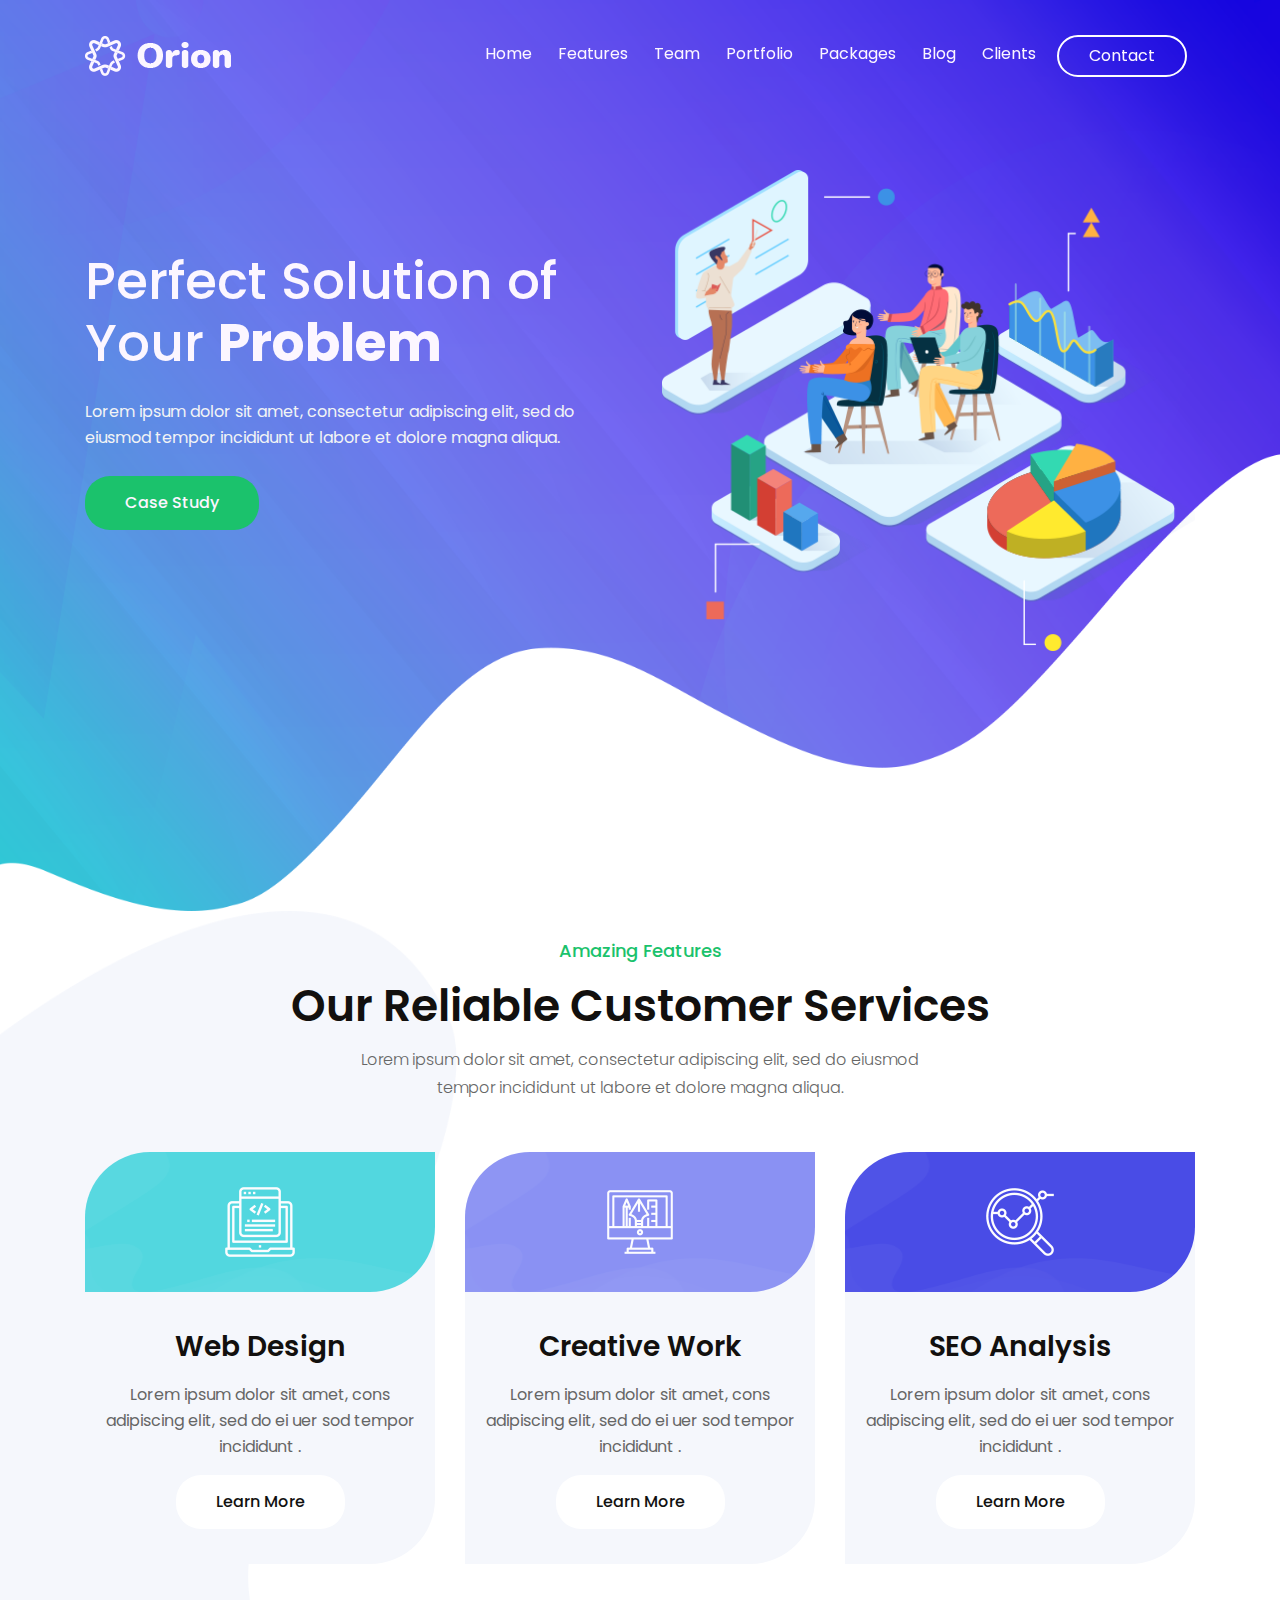
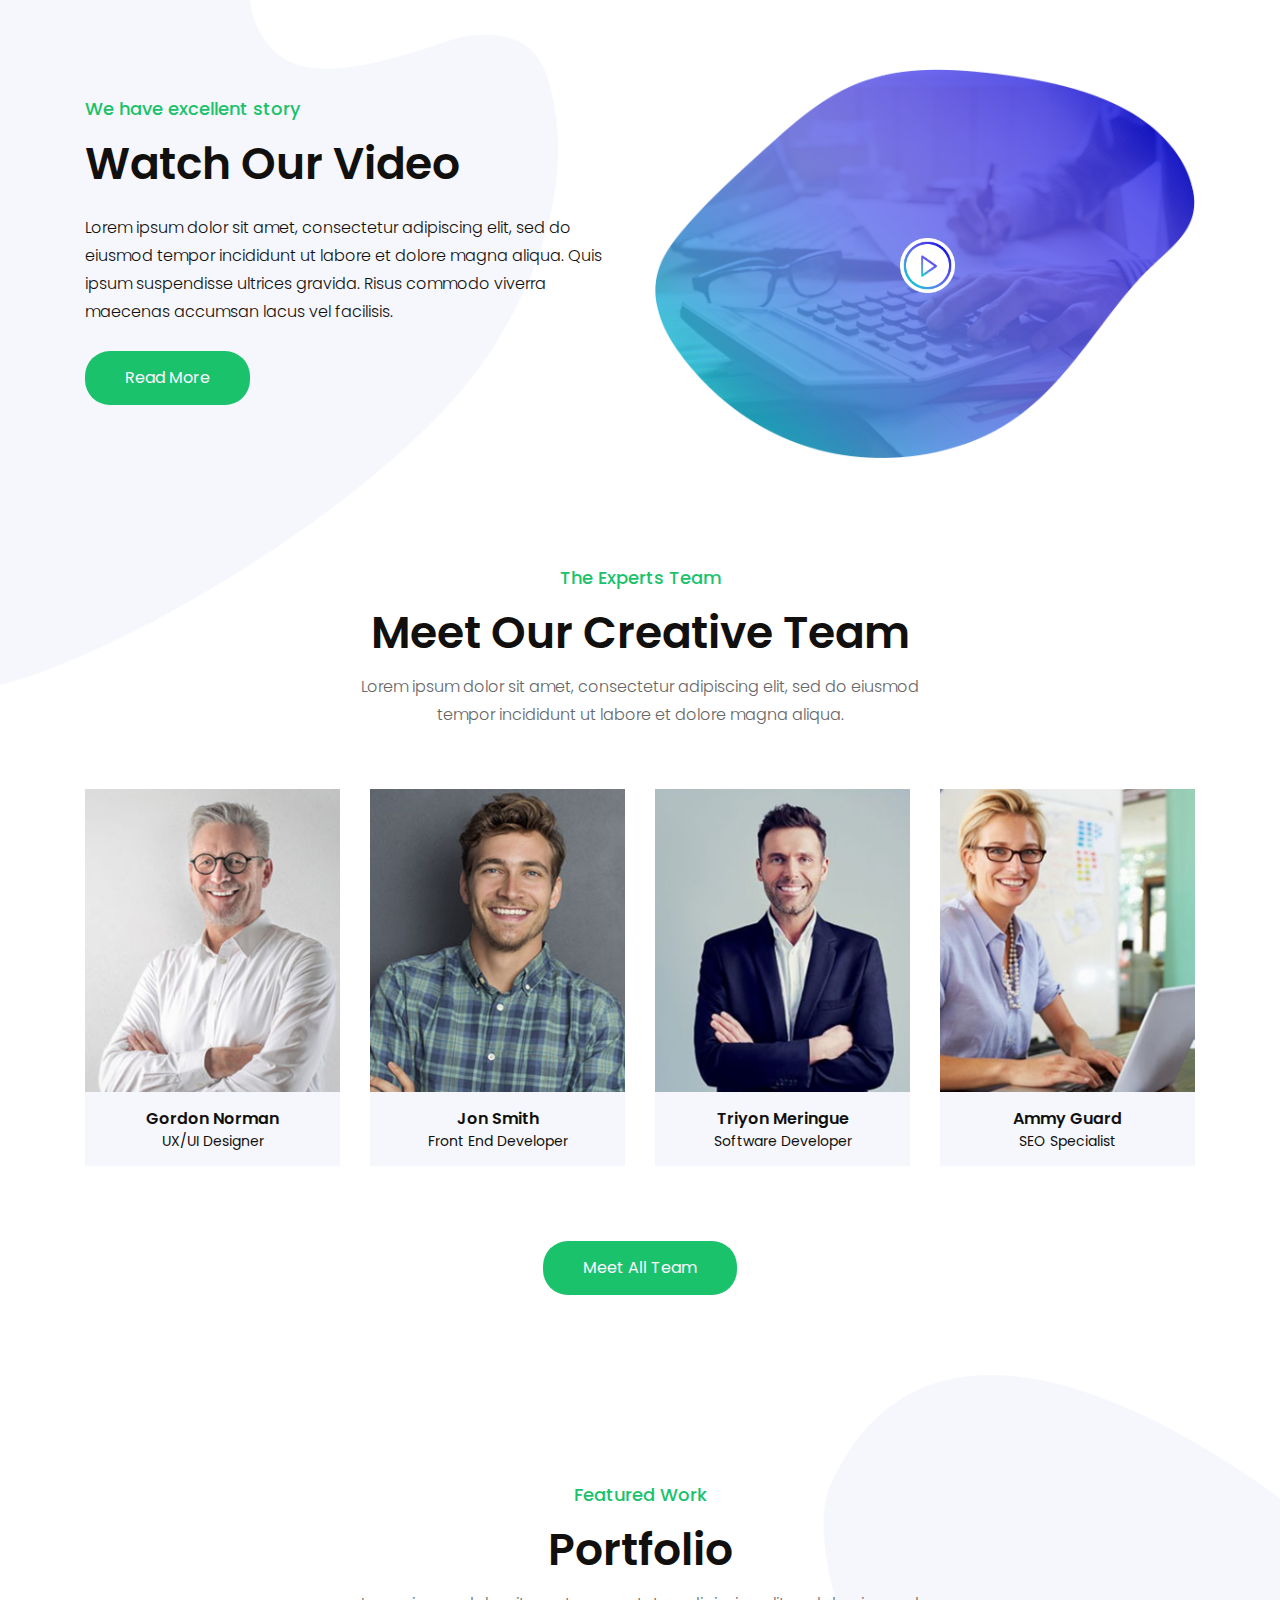
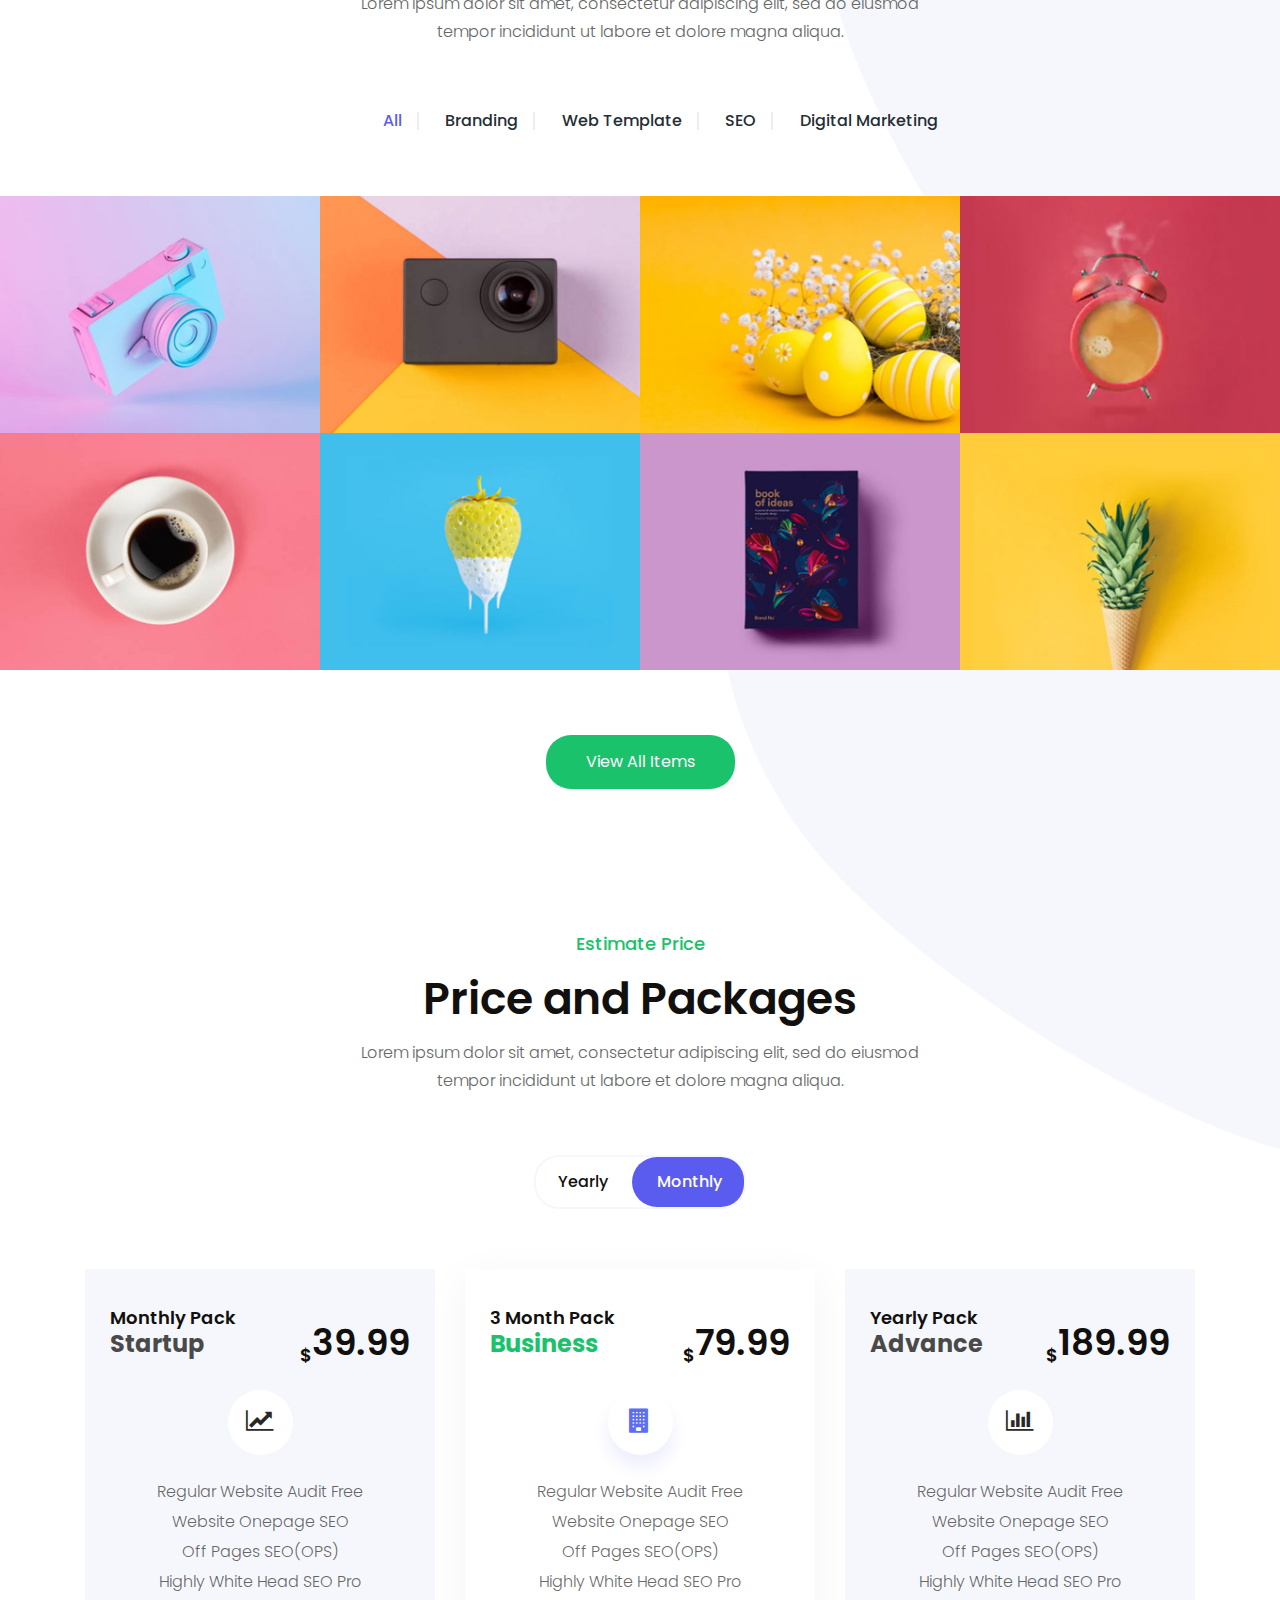
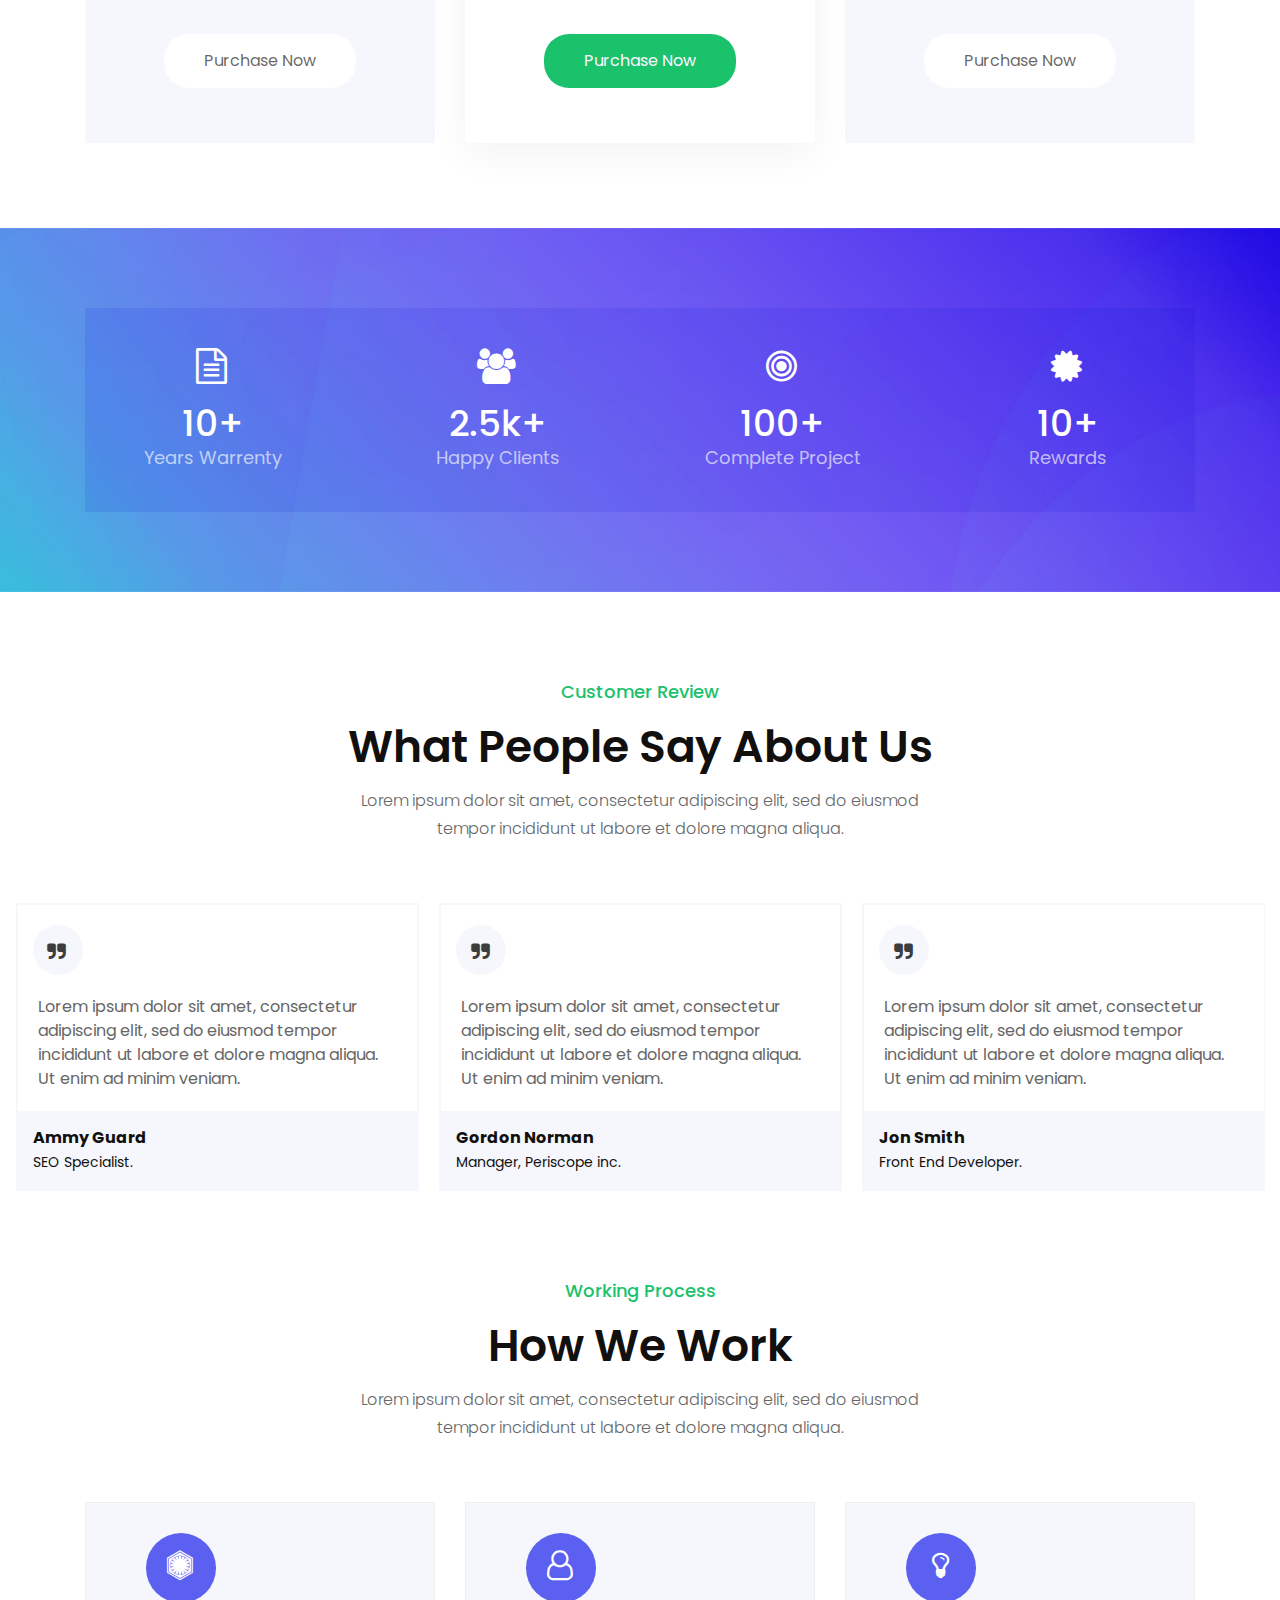
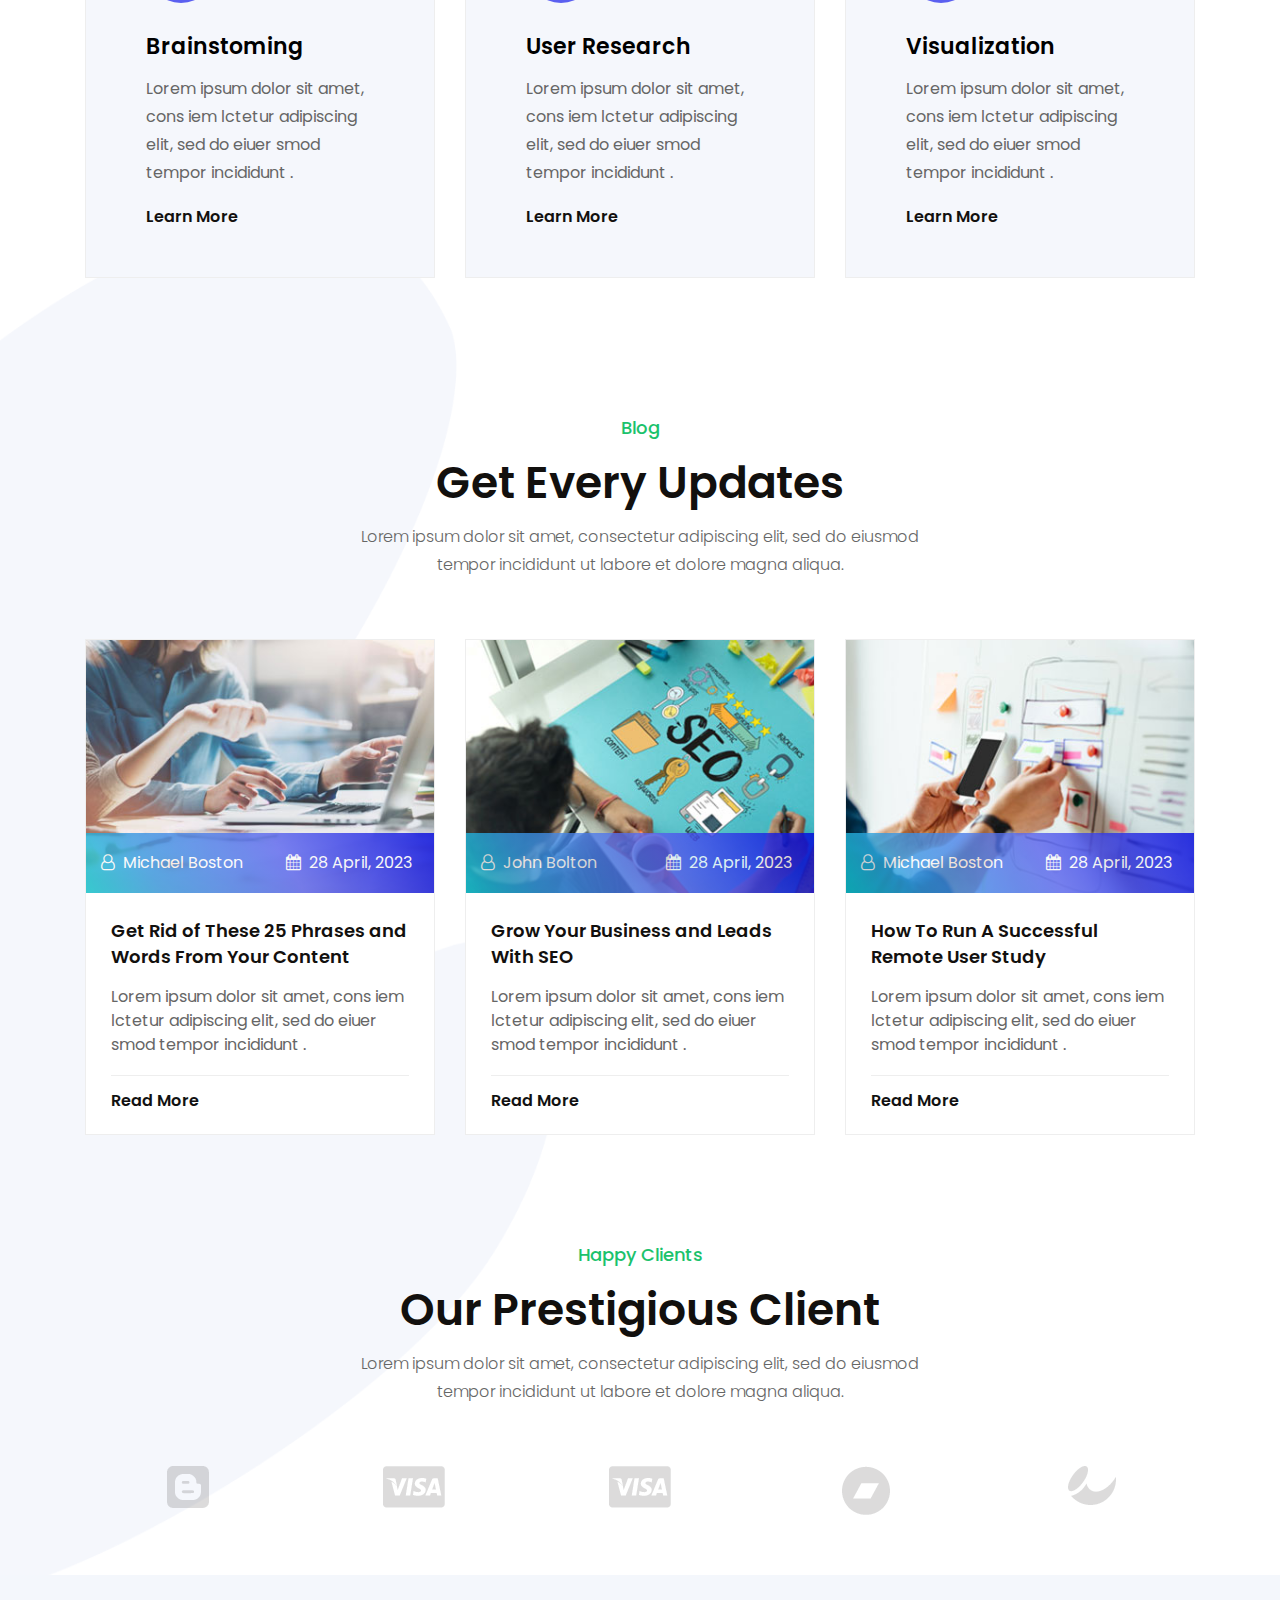
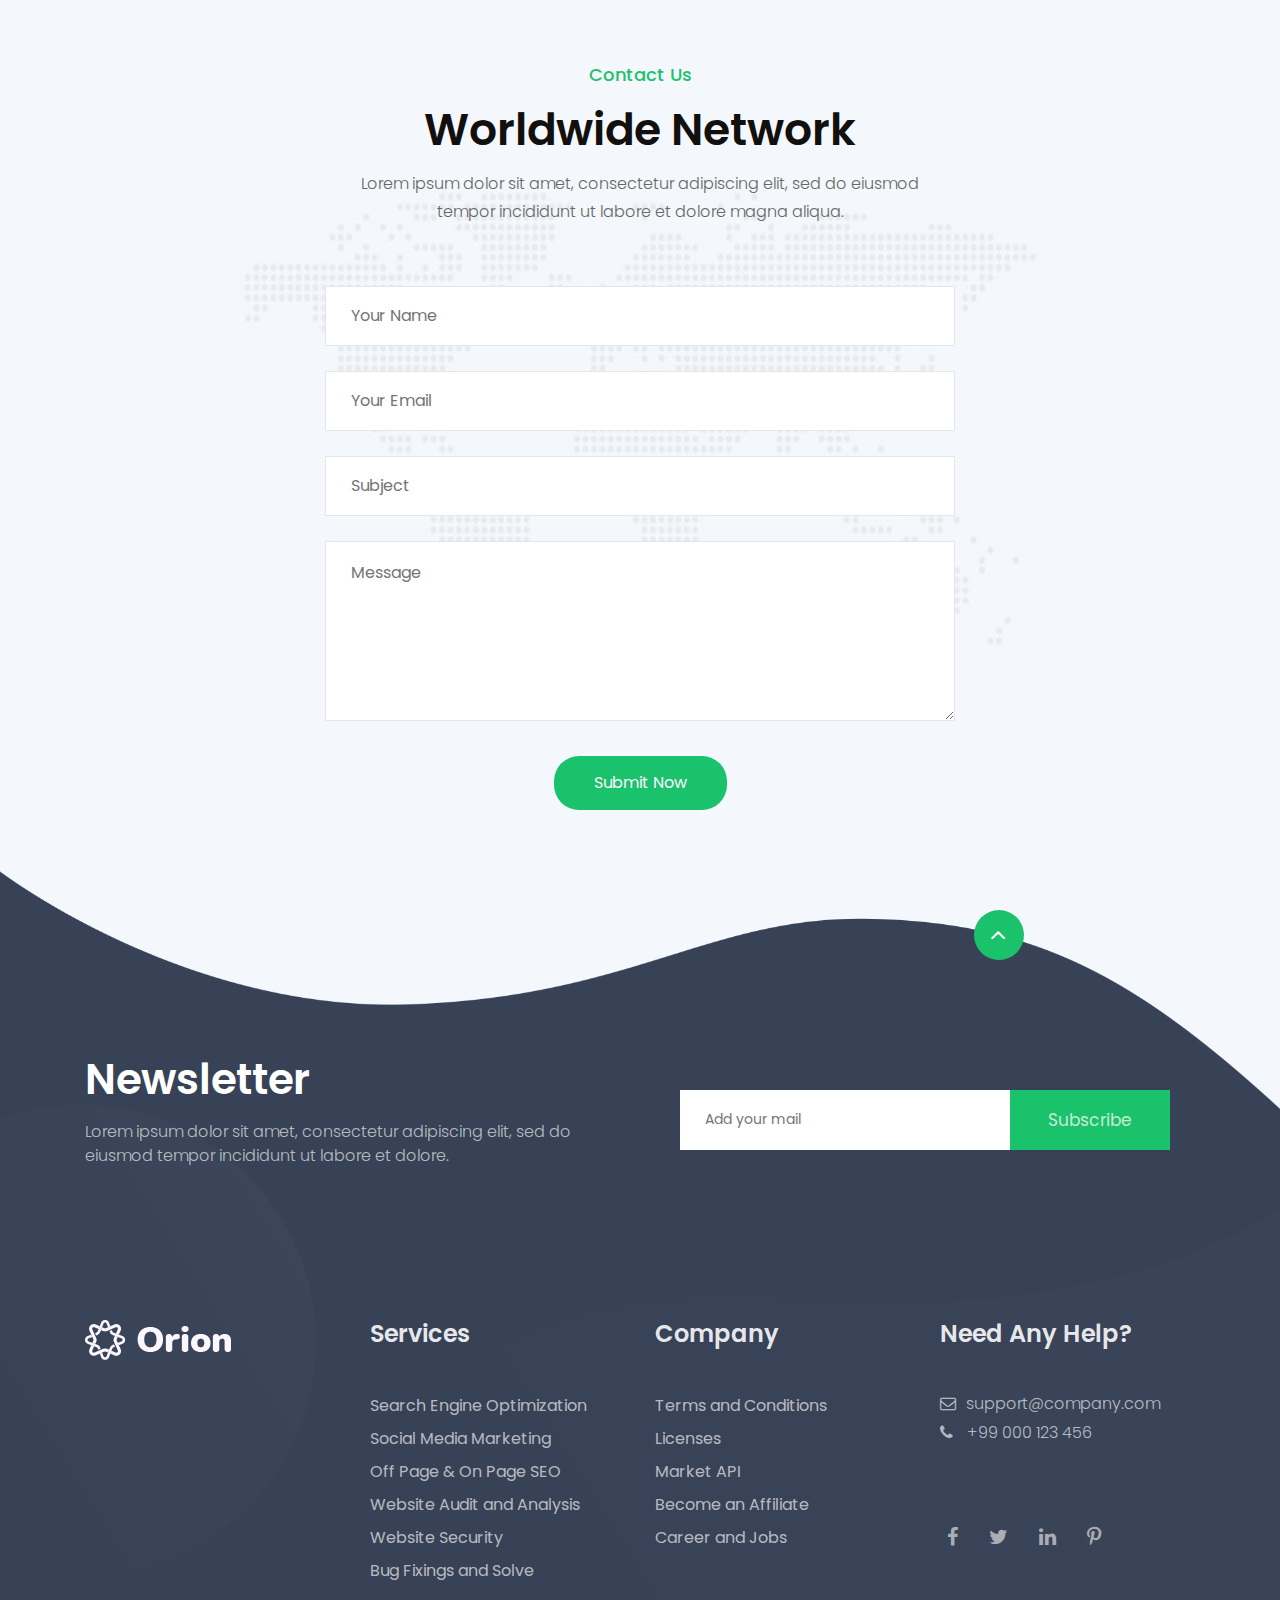
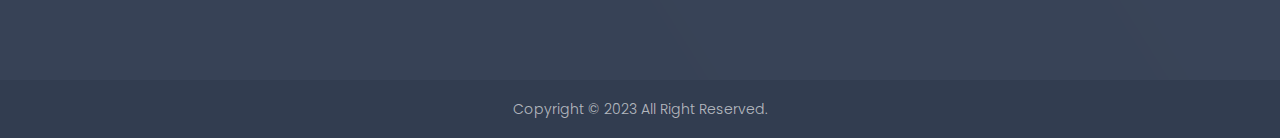
<file: LndMkt/index.html>
<!DOCTYPE html>
<html lang="zxx">

<head>
    <!--- Basic Page Needs  -->
    <meta charset="utf-8">
    <title>Orion - One Page Agency HTML Template</title>
    <meta name="description" content="">
    <meta name="author" content="">
    <meta name="keywords" content="">
    <meta http-equiv="X-UA-Compatible" content="IE=edge">
    <!-- Mobile Specific Meta  -->
    <meta name="viewport" content="width=device-width, initial-scale=1, maximum-scale=1">
    <!-- Google Fonts -->
    <link href="https://fonts.googleapis.com/css?family=Poppins:100,100i,200,200i,300,300i,400,400i,500,500i,600,600i,700,700i,800,800i,900,900i" rel="stylesheet">
	<!--Favicon for this site -->
	<link rel="icon" href="assets/img/favicon.png"/>	
    <!-- CSS -->
    <!-- Bootstrap CSS -->
    <link rel="stylesheet" href="assets/css/bootstrap.min.css">
    <!-- Jquery ui CSS -->
    <link rel="stylesheet" href="assets/css/jquery-ui.css">
    <!-- Font Awesome CSS -->
    <link rel="stylesheet" href="assets/css/font-awesome.min.css">
    <!-- Owl Carousel CSS -->
    <link rel="stylesheet" href="assets/css/owl.carousel.min.css">
    <link rel="stylesheet" href="assets/css/owl.theme.default.min.css">
    <!-- Animate CSS -->
    <link rel="stylesheet" href="assets/css/animate.css">
    <link rel="stylesheet" href="assets/css/jquery.fancybox.min.css">
	<!-- Venobox CSS -->
	<link rel="stylesheet" href="assets/css/venobox.css">	
    <!-- Main StyleSheet CSS -->
    <link rel="stylesheet" href="assets/css/style.css">
    <!-- Responsive CSS -->
    <link rel="stylesheet" href="assets/css/responsive.css">
    <!-- HTML5 Shim and Respond.js IE8 support of HTML5 elements and media queries -->
    <!-- WARNING: Respond.js doesn't work if you view the page via file:// -->
    <!--[if lt IE 9]>
        <script src="https://oss.maxcdn.com/libs/html5shiv/3.7.0/html5shiv.js"></script>
        <script src="https://oss.maxcdn.com/libs/respond.js/1.4.2/respond.min.js"></script>
        <![endif]-->
</head>

<body data-spy="scroll" data-target=".navbar-nav" data-offset="50">
    
	<!-- START PRELOADER -->
		<div class="preloader">
			<div class="spinner">
				<div class="double-bounce1"></div>
				<div class="double-bounce2"></div>
			</div>
		</div>
		<!-- END PRELOADER -->		

    <!-- Header Area -->
    <header class="header-area header1">
        <nav class="navbar navbar-expand-lg orion-nav">
            <div class="container">
                <a class="navbar-brand" href="#"><img src="assets/img/logo.png" alt="" class="logo"></a>
                <button class="navbar-toggler" type="button" data-toggle="collapse" data-target="#navbarSupportedContent"
                    aria-controls="navbarSupportedContent" aria-expanded="false" aria-label="Toggle navigation">
                    <i class="fa fa-bars" aria-hidden="true"></i>
                </button>
                <div class="collapse navbar-collapse" id="navbarSupportedContent">
                    <ul class="navbar-nav ml-auto">
                        <li class="nav-item">
                            <a class="nav-link smoothscroll  gradientBorder" href="#hero">Home</a>
                        </li>
                                                                                   
                        <li class="nav-item">
                            <a class="nav-link smoothscroll gradientBorder" href="#features">Features</a>
                        </li>
                        <li class="nav-item">
                            <a class="nav-link smoothscroll gradientBorder" href="#about">Team</a>
                        </li>
                        <li class="nav-item">
                            <a class="nav-link smoothscroll gradientBorder" href="#portfolio">Portfolio</a>
                        </li>
                        <li class="nav-item">
                            <a class="nav-link smoothscroll gradientBorder" href="#pricing">Packages</a>
                        </li>
                        <li class="nav-item">
                            <a class="nav-link smoothscroll gradientBorder" href="#blog">Blog</a>
                        </li>
                            
                        <li class="nav-item">
                            <a class="nav-link smoothscroll gradientBorder" href="#clients">Clients</a>
                        </li>
                        <li class="nav-item">
                            <a class="nav-link smoothscroll get-app-now-btn " href="#contact">Contact</a>
                        </li>
                    </ul>
                </div>
            </div>
        </nav>
    </header>
    <!-- /Header Area -->
	
    <!-- Hero Area -->
    <section id="hero" class="hero-area">
        <div class="container">
            <div class="hero-content">
                <div class="row">
                    <div class="col-md-6">
                        <div class="hero-text">
                            <h2>Perfect Solution of Your <span>Problem</span></h2>
                            <p>Lorem ipsum dolor sit amet, consectetur adipiscing elit, sed do eiusmod tempor incididunt ut labore et dolore magna aliqua. </p>
                            <a href="#" class="hero-btn">Case Study</a>
                        </div>
                    </div>
                    <div class="col-md-6">
                        <div class="hero-img">
                            <img src="assets/img/section-img/slider-img.png" alt="">
                        </div>
                    </div>
                </div>
            </div>
        </div>
    </section>
    <!-- /Hero Area -->
	
    <!-- Features Area -->
    <section id="features" class="features-area">
        <div class="container">
            <div class="row">
                <div class="col-md-12">
                    <div class="section-title">
                        <span>Amazing Features</span>
                        <h3>Our Reliable Customer Services</h3>
                        <p>Lorem ipsum dolor sit amet, consectetur adipiscing elit, sed do eiusmod tempor incididunt ut labore et dolore magna aliqua. </p>
                    </div>
                </div>
            </div>
            <div class="row">
                <div class="col-md-4">
                    <div class="single-features sf-1">
                        <div class="sf-icon">
                            <img src="assets/img/icon/web-design.png" alt="">
                        </div>
                        <div class="sf-text">
                            <h4>Web Design</h4>
                            <p>Lorem ipsum dolor sit amet, cons  adipiscing elit, sed do ei uer sod tempor incididunt .</p>
                            <a href="#" class="sf-btn">Learn More</a>
                        </div>
                    </div>
                </div>
                <div class="col-md-4">
                    <div class="single-features sf-2">
                        <div class="sf-icon">
                            <img src="assets/img/icon/creative-work.png" alt="">
                        </div>
                        <div class="sf-text">
                            <h4>Creative Work</h4>
                            <p>Lorem ipsum dolor sit amet, cons  adipiscing elit, sed do ei uer sod tempor incididunt .</p>
                            <a href="#" class="sf-btn">Learn More</a>
                        </div>
                    </div>
                </div>
                <div class="col-md-4">
                    <div class="single-features sf-3">
                        <div class="sf-icon">
                            <img src="assets/img/icon/seo-analysis.png" alt="">
                        </div>
                        <div class="sf-text">
                            <h4>SEO Analysis</h4>
                            <p>Lorem ipsum dolor sit amet, cons  adipiscing elit, sed do ei uer sod tempor incididunt .</p>
                            <a href="#" class="sf-btn">Learn More</a>
                        </div>
                    </div>
                </div>
            </div>
        </div>
    </section>
    <!-- /Features Area -->
	
    <!-- Watch Our Video -->
    <section class="watch-video section-padding">
        <div class="container">
            <div class="row">
                <div class="col-md-6">
                    <div class="section-title">
                        <span>We have excellent story</span>
                        <h3>Watch Our Video</h3>
                        
                    </div>
                    <div class="section-text">
                        <p>Lorem ipsum dolor sit amet, consectetur adipiscing elit, sed do eiusmod tempor incididunt ut labore et dolore magna aliqua. Quis ipsum suspendisse ultrices gravida. Risus commodo viverra maecenas accumsan lacus vel facilisis. </p>
                        <a href="#" class="rm-btn">Read More</a>
                    </div>
                </div>
                <div class="col-md-6">
                    <div class="video-area">
                        <img src="assets/img/section-img/about-us.png" alt="">
                        <div class="va-play-btn" data-toggle="modal" data-target="#vidModal">
                            <img src="assets/img/icon/play.png" alt="">
                        </div>
                    </div>
                </div>
            </div>
        </div>
    </section>
    <!-- /Watch Our Video -->
	
    <!-- Team Area -->
    <section id="about" class="team-area">
        <div class="container">
            <div class="row">
                <div class="col-md-12">
                    <div class="section-title">
                        <span>The Experts Team</span>
                        <h3>Meet Our Creative Team</h3>
                        <p>Lorem ipsum dolor sit amet, consectetur adipiscing elit, sed do eiusmod tempor incididunt ut labore et dolore magna aliqua. </p>
                    </div>
                </div>
            </div>
            <div class="row">
                <div class="col-md-3">
                    <div class="single-team">
                        <div class="st-img">
                            <img src="assets/img/team/member-1.jpg" alt="">
                            <div class="st-hover">
                                <div class="st-social">
                                    <ul>
                                        <li><a href="#"><i class="fa fa-facebook" aria-hidden="true"></i></a></li>
                                        <li><a href="#"><i class="fa fa-linkedin" aria-hidden="true"></i></a></li>
                                        <li><a href="#"><i class="fa fa-twitter" aria-hidden="true"></i></a></li>
                                    </ul>
                                </div>
                                
                            </div>
                            
                        </div>
                        <div class="st-info">
                            <h4>Gordon Norman</h4>
                            <p>UX/UI Designer</p>
                        </div>
                    </div>
                </div>
                <div class="col-md-3">
                    <div class="single-team">
                        <div class="st-img">
                            <img src="assets/img/team/member-2.jpg" alt="">
                            <div class="st-hover">
                                <div class="st-social">
                                    <ul>
                                        <li><a href="#"><i class="fa fa-facebook" aria-hidden="true"></i></a></li>
                                        <li><a href="#"><i class="fa fa-linkedin" aria-hidden="true"></i></a></li>
                                        <li><a href="#"><i class="fa fa-twitter" aria-hidden="true"></i></a></li>
                                    </ul>
                                </div>
                                
                            </div>
                        </div>
                        <div class="st-info">
                            <h4>Jon Smith</h4>
                            <p>Front End Developer</p>
                        </div>
                    </div>
                </div>
                <div class="col-md-3">
                    <div class="single-team">
                        <div class="st-img">
                            <img src="assets/img/team/member-3.jpg" alt="">
                            <div class="st-hover">
                                <div class="st-social">
                                    <ul>
                                        <li><a href="#"><i class="fa fa-facebook" aria-hidden="true"></i></a></li>
                                        <li><a href="#"><i class="fa fa-linkedin" aria-hidden="true"></i></a></li>
                                        <li><a href="#"><i class="fa fa-twitter" aria-hidden="true"></i></a></li>
                                    </ul>
                                </div>
                                
                            </div>
                        </div>
                        <div class="st-info">
                            <h4>Triyon Meringue</h4>
                            <p>Software Developer</p>
                        </div>
                    </div>
                </div>
                <div class="col-md-3">
                    <div class="single-team">
                        <div class="st-img">
                            <img src="assets/img/team/member-4.jpg" alt="">
                            <div class="st-hover">
                                <div class="st-social">
                                    <ul>
                                        <li><a href="#"><i class="fa fa-facebook" aria-hidden="true"></i></a></li>
                                        <li><a href="#"><i class="fa fa-linkedin" aria-hidden="true"></i></a></li>
                                        <li><a href="#"><i class="fa fa-twitter" aria-hidden="true"></i></a></li>
                                    </ul>
                                </div>
                                
                            </div>
                        </div>
                        <div class="st-info">
                            <h4>Ammy Guard</h4>
                            <p>SEO Specialist</p>
                        </div>
                    </div>
                </div>
                <div class="col-md-12">
                    <div class="team-btn">
                        <a href="#" class="rm-btn">Meet All Team</a>
                    </div>
                </div>
            </div>
        </div>
    </section>
    <!-- /Team Area -->
	
	<!-- START PORTFOLIO -->
	<section id="portfolio" class="our_portfolio section-padding">
	   <div class="container-fluid">
			<div class="row text-center">
				<div class="section-title">
					<span>Featured Work</span>
					<h3>Portfolio</h3>
					<p>Lorem ipsum dolor sit amet, consectetur adipiscing elit, sed do eiusmod tempor incididunt ut labore et dolore magna aliqua. </p>
				</div>					
				<div class="col-lg-12">
					<div class="portfolio_filter">
						<ul>
							<li class="active filter" data-filter="all">All</li>
							<li class="filter" data-filter=".branding">Branding</li>
							<li class="filter" data-filter=".webtemplate">Web Template</li>
							<li class="filter" data-filter=".seo">SEO</li>
							<li class="filter" data-filter=".digital">Digital Marketing</li>
						</ul>
					</div>
				</div>
			</div>					
			<div class="row portfolio_item">										
				<div class="col-lg-3 col-sm-6 col-xs-12  mix  webtemplate seo no-padding">
					<div class="box">
						<img src="assets/img/portfolio/portfolio-1.jpg" alt="">
						<div class="box-content">
							<h3 class="title">Branding</h3>
							<span class="post">Client Branding Project</span>
						</div>
						<ul class="icon">
							<li><a href="#"><i class="fa fa-arrows-alt"></i></a></li>
							<li><a href="assets/img/portfolio/portfolio-1.jpg" class="port-icon lightbox" data-gall="gall-work"><i class="fa fa-plus"></i></a></li>
						</ul>
					</div>
				</div><!-- END COL -->									
				<div class="col-lg-3 col-sm-6 col-xs-12  mix  digital branding no-padding">
					<div class="box">
						<img src="assets/img/portfolio/portfolio-2.jpg" alt="">
						<div class="box-content">
							<h3 class="title">Marketing</h3>
							<span class="post">Web Project</span>
						</div>
						<ul class="icon">
							<li><a href="#"><i class="fa fa-arrows-alt"></i></a></li>
							<li><a href="assets/img/portfolio/portfolio-2.jpg" class="port-icon lightbox" data-gall="gall-work"><i class="fa fa-plus"></i></a></li>
						</ul>
					</div>
				</div><!-- END COL -->									
				<div class="col-lg-3 col-sm-6 col-xs-12  mix  webtemplate seo no-padding">
					<div class="box">
						<img src="assets/img/portfolio/portfolio-3.jpg" alt="">
						<div class="box-content">
							<h3 class="title">Web Template</h3>
							<span class="post">Best website Product</span>
						</div>
						<ul class="icon">
							<li><a href="#"><i class="fa fa-arrows-alt"></i></a></li>
							<li><a href="assets/img/portfolio/portfolio-3.jpg" class="port-icon lightbox" data-gall="gall-work"><i class="fa fa-plus"></i></a></li>
						</ul>
					</div>
				</div><!-- END COL -->									
				<div class="col-lg-3 col-sm-6 col-xs-12  mix seo no-padding">
					<div class="box">
						<img src="assets/img/portfolio/portfolio-4.jpg" alt="">
						<div class="box-content">
							<h3 class="title">SEO Project</h3>
							<span class="post">Search Engine</span>
						</div>
						<ul class="icon">
							<li><a href="#"><i class="fa fa-arrows-alt"></i></a></li>
							<li><a href="assets/img/portfolio/portfolio-4.jpg" class="port-icon lightbox" data-gall="gall-work"><i class="fa fa-plus"></i></a></li>
						</ul>
					</div>
				</div><!-- END COL -->									
				<div class="col-lg-3 col-sm-6 col-xs-12  mix  digital branding no-padding">
					<div class="box">
						<img src="assets/img/portfolio/portfolio-5.jpg" alt="">
						<div class="box-content">
							<h3 class="title">Digital Marketing</h3>
							<span class="post">Web agency product</span>
						</div>
						<ul class="icon">
							<li><a href="#"><i class="fa fa-arrows-alt"></i></a></li>
							<li><a href="assets/img/portfolio/portfolio-5.jpg" class="port-icon lightbox" data-gall="gall-work"><i class="fa fa-plus"></i></a></li>
						</ul>
					</div>
				</div><!-- END COL -->									
				<div class="col-lg-3 col-sm-6 col-xs-12  mix  branding no-padding">
					<div class="box">
						<img src="assets/img/portfolio/portfolio-6.jpg" alt="">
						<div class="box-content">
							<h3 class="title">UI/UX Project</h3>
							<span class="post">Client design</span>
						</div>
						<ul class="icon">
							<li><a href="#"><i class="fa fa-arrows-alt"></i></a></li>
							<li><a href="assets/img/portfolio/portfolio-6.jpg" class="port-icon lightbox" data-gall="gall-work"><i class="fa fa-plus"></i></a></li>
						</ul>
					</div>
				</div><!-- END COL -->									
				<div class="col-lg-3 col-sm-6 col-xs-12  mix  seo no-padding">
					<div class="box">
						<img src="assets/img/portfolio/portfolio-7.jpg" alt="">
						<div class="box-content">
							<h3 class="title">Landing Page</h3>
							<span class="post">Client Project</span>
						</div>
						<ul class="icon">
							<li><a href="#"><i class="fa fa-arrows-alt"></i></a></li>
							<li><a href="assets/img/portfolio/portfolio-7.jpg" class="port-icon lightbox" data-gall="gall-work"><i class="fa fa-plus"></i></a></li>
						</ul>
					</div>
				</div><!-- END COL -->									
				<div class="col-lg-3 col-sm-6 col-xs-12  mix  webtemplate no-padding">
					<div class="box">
						<img src="assets/img/portfolio/portfolio-8.jpg" alt="">
						<div class="box-content">
							<h3 class="title">Advertiging</h3>
							<span class="post">Client market</span>
						</div>
						<ul class="icon">
							<li><a href="#"><i class="fa fa-arrows-alt"></i></a></li>
							<li><a href="assets/img/portfolio/portfolio-8.jpg" class="port-icon lightbox" data-gall="gall-work"><i class="fa fa-plus"></i></a></li>
						</ul>
					</div>
				</div><!-- END COL -->
			</div><!-- END ROW -->
			<div class="row">
				<div class="col-md-12">
					<div class="pfoliom-btn">
						<a href="#" class="rm-btn">View All Items</a>
					</div>
				</div><!-- END COL -->
			</div><!-- END ROW -->			
		</div><!-- END CONTAINER -->
	</section>
	<!-- END PORTFOLIO -->	
	
    <!-- Pricing Area -->
    <section id="pricing" class="pricing-area">
        <div class="container">
            <div class="row">
                <div class="section-title">
                    <span>Estimate Price</span>
                    <h3>Price and Packages</h3>
                    <p>Lorem ipsum dolor sit amet, consectetur adipiscing elit, sed do eiusmod tempor incididunt ut labore et dolore magna aliqua. </p>
                </div>
            </div>
            <div class="row">
                <div class="col-md-12 ">
                    <div class="pricing-filter-btn">
                        <nav>
                            <div class="nav nav-tabs nav-fill" id="nav-tab" role="tablist">
                                <a class="nav-item nav-link" id="yearly-tab" data-toggle="tab" href="#yearly" role="tab" aria-controls="yearly" aria-selected="false">Yearly</a>
                                <a class="nav-item nav-link active" id="monthly-tab" data-toggle="tab" href="#monthly" role="tab" aria-controls="monthly" aria-selected="true">Monthly</a>
                                
                            </div>
                        </nav>
                    </div>
                    <div class="tab-content pricing-content" id="nav-tabContent">
                        <div class="tab-pane fade" id="yearly" role="tabpanel" aria-labelledby="yearly-tab">
                            <div class="row">
                                
                                <div class="col-md-4">
                                    <div class="single-pricing">
                                        <div class="sp-head">
                                            <div class="spp-name">
                                                <p>Yearly Pack</p>
                                                <h4>Advance</h4>
                                            </div>
                                            <div class="spp-price">
                                                <p><span>$</span>189.99</p>
                                            </div>
                                        </div>
                                        <div class="sp-icon">
                                            <i class="fa fa-bar-chart" aria-hidden="true"></i>
                                        </div>
                                        <ul class="pricing-list">
                                            <li>Regular Website Audit Free</li>
                                            <li>Website Onepage SEO</li>
                                            <li>Off Pages SEO(OPS)</li>
                                            <li>Highly White Head SEO Pro</li>
                                        </ul>
                                        <div class="sp-button">
                                            <a href="#" class="pricing-btn">Purchase Now</a>
                                        </div>
                                    </div>
                                </div>
                                <div class="col-md-4">
                                    <div class="single-pricing sp-best">
                                        <div class="sp-head">
                                            <div class="spp-name">
                                                <p>3 Month Pack</p>
                                                <h4>Business</h4>
                                            </div>
                                            <div class="spp-price">
                                                <p><span>$</span>79.99</p>
                                            </div>
                                        </div>
                                        <div class="sp-icon">
                                            <i class="fa fa-building" aria-hidden="true"></i>
                                        </div>
                                        <ul class="pricing-list">
                                            <li>Regular Website Audit Free</li>
                                            <li>Website Onepage SEO</li>
                                            <li>Off Pages SEO(OPS)</li>
                                            <li>Highly White Head SEO Pro</li>
                                        </ul>
                                        <div class="sp-button">
                                            <a href="#" class="pricing-btn">Purchase Now</a>
                                        </div>
                                    </div>
                                </div>
                                <div class="col-md-4">
                                    <div class="single-pricing">
                                        <div class="sp-head">
                                            <div class="spp-name">
                                                <p>Monthly Pack</p>
                                                <h4>Startup</h4>
                                            </div>
                                            <div class="spp-price">
                                                <p><span>$</span>39.99</p>
                                            </div>
                                        </div>
                                        <div class="sp-icon">
                                            <i class="fa fa-line-chart" aria-hidden="true"></i>
                                        </div>
                                        <ul class="pricing-list">
                                            <li>Regular Website Audit Free</li>
                                            <li>Website Onepage SEO</li>
                                            <li>Off Pages SEO(OPS)</li>
                                            <li>Highly White Head SEO Pro</li>
                                        </ul>
                                        <div class="sp-button">
                                            <a href="#" class="pricing-btn">Purchase Now</a>
                                        </div>
                                    </div>
                                </div>
                            </div>
                        </div>
                        <div class="tab-pane fade show active" id="monthly" role="tabpanel" aria-labelledby="monthly-tab">
                            <div class="row">
                                <div class="col-md-4">
                                    <div class="single-pricing">
                                        <div class="sp-head">
                                            <div class="spp-name">
                                                <p>Monthly Pack</p>
                                                <h4>Startup</h4>
                                            </div>
                                            <div class="spp-price">
                                                <p><span>$</span>39.99</p>
                                            </div>
                                        </div>
                                        <div class="sp-icon">
                                            <i class="fa fa-line-chart" aria-hidden="true"></i>
                                        </div>
                                        <ul class="pricing-list">
                                            <li>Regular Website Audit Free</li>
                                            <li>Website Onepage SEO</li>
                                            <li>Off Pages SEO(OPS)</li>
                                            <li>Highly White Head SEO Pro</li>
                                        </ul>
                                        <div class="sp-button">
                                            <a href="#" class="pricing-btn">Purchase Now</a>
                                        </div>
                                    </div>
                                </div>
                                <div class="col-md-4">
                                    <div class="single-pricing sp-best">
                                        <div class="sp-head">
                                            <div class="spp-name">
                                                <p>3 Month Pack</p>
                                                <h4>Business</h4>
                                            </div>
                                            <div class="spp-price">
                                                <p><span>$</span>79.99</p>
                                            </div>
                                        </div>
                                        <div class="sp-icon">
                                            <i class="fa fa-building" aria-hidden="true"></i>
                                        </div>
                                        <ul class="pricing-list">
                                            <li>Regular Website Audit Free</li>
                                            <li>Website Onepage SEO</li>
                                            <li>Off Pages SEO(OPS)</li>
                                            <li>Highly White Head SEO Pro</li>
                                        </ul>
                                        <div class="sp-button">
                                            <a href="#" class="pricing-btn">Purchase Now</a>
                                        </div>
                                    </div>
                                </div>
                                <div class="col-md-4">
                                    <div class="single-pricing">
                                        <div class="sp-head">
                                            <div class="spp-name">
                                                <p>Yearly Pack</p>
                                                <h4>Advance</h4>
                                            </div>
                                            <div class="spp-price">
                                                <p><span>$</span>189.99</p>
                                            </div>
                                        </div>
                                        <div class="sp-icon">
                                            <i class="fa fa-bar-chart" aria-hidden="true"></i>
                                        </div>
                                        <ul class="pricing-list">
                                            <li>Regular Website Audit Free</li>
                                            <li>Website Onepage SEO</li>
                                            <li>Off Pages SEO(OPS)</li>
                                            <li>Highly White Head SEO Pro</li>
                                        </ul>
                                        <div class="sp-button">
                                            <a href="#" class="pricing-btn">Purchase Now</a>
                                        </div>
                                    </div>
                                </div>
                            </div>
                        </div>
                        
                    </div>
                </div>
            </div>
        </div>
    </section>
    <!-- /Pricing Area -->
	
    <!-- Fun Fact Area -->
    <section class="funfact-area">
        <div class="container">
            <div class="counterup-wrapper">
                <div class="row">
                    <div class="col-md-3 col-sm-6 col-xs-12 no-padding">
                        <div class="single-counter-up">
                            <div class="scu-icon">
                                <i class="fa fa-file-text-o" aria-hidden="true"></i>
                            </div>
                            <div class="scu-counter">
                                <h4><span class="counter-up">10</span>+</h4>
                                <p>Years Warrenty</p>
                            </div>
                        </div>
                    </div>
                    <div class="col-md-3 col-sm-6 col-xs-12 no-padding">
                        <div class="single-counter-up">
                            <div class="scu-icon">
                                <i class="fa fa-users" aria-hidden="true"></i>
                            </div>
                            <div class="scu-counter">
                                <h4><span class="counter-up">2.5</span>k+</h4>
                                <p>Happy Clients</p>
                            </div>
                        </div>
                    </div>
                    <div class="col-md-3 col-sm-6 col-xs-12 no-padding">
                        <div class="single-counter-up">
                            <div class="scu-icon">
                                <i class="fa fa-bullseye" aria-hidden="true"></i>
                            </div>
                            <div class="scu-counter">
                                <h4><span class="counter-up">100</span>+</h4>
                                <p>Complete Project</p>
                            </div>
                        </div>
                    </div>
                    <div class="col-md-3 col-sm-6 col-xs-12 no-padding">
                        <div class="single-counter-up">
                            <div class="scu-icon">
                                <i class="fa fa-certificate" aria-hidden="true"></i>
                            </div>
                            <div class="scu-counter">
                                <h4><span class="counter-up">10</span>+</h4>
                                <p>Rewards</p>
                            </div>
                        </div>
                    </div>
                </div>
            </div>
        </div>
    </section> 
    <!-- /Fun Fact Area -->   
	
    <!-- Customer Review Area -->
    <section class="customer-review">
        <div class="container">
            <div class="row">
                <div class="col-md-12 text-center">
                    <div class="section-title">
                        <span>Customer Review</span>
                        <h3>What People Say About Us</h3>
                        <p>Lorem ipsum dolor sit amet, consectetur adipiscing elit, sed do eiusmod tempor incididunt ut labore et dolore magna aliqua. 
                        </p>
                    </div>
                </div>
            </div>
        </div>
        <div class="container-fluid">
            <div class="row">
                <div class="col-md-12">
                    <div class="testimonial-wrapper">
                        <div class="tm-carousel owl-carousel owl-theme">
                            <div class="item">
                                <div class="single-testimonial">
                                    <div class="st-icon">
                                        <i class="fa fa-quote-right" aria-hidden="true"></i>
                                    </div>
                                    <p>Lorem ipsum dolor sit amet, consectetur adipiscing elit, sed do eiusmod tempor incididunt
                                        ut labore et dolore magna aliqua. Ut enim ad minim veniam.</p>
                                    <div class="st-info">
                                        <h4>Gordon Norman</h4>
                                        <p>Manager, Periscope inc.</p>
                                    </div>
                                </div>
                            </div>
                            <div class="item">
                                <div class="single-testimonial">
                                    <div class="st-icon">
                                        <i class="fa fa-quote-right" aria-hidden="true"></i>
                                    </div>
                                    <p>Lorem ipsum dolor sit amet, consectetur adipiscing elit, sed do eiusmod tempor incididunt
                                        ut labore et dolore magna aliqua. Ut enim ad minim veniam.</p>
                                    <div class="st-info">
                                        <h4>Jon Smith</h4>
                                        <p>Front End Developer.</p>
                                    </div>
                                </div>
                            </div>
                            <div class="item">
                                <div class="single-testimonial">
                                    <div class="st-icon">
                                        <i class="fa fa-quote-right" aria-hidden="true"></i>
                                    </div>
                                    <p>Lorem ipsum dolor sit amet, consectetur adipiscing elit, sed do eiusmod tempor incididunt
                                        ut labore et dolore magna aliqua. Ut enim ad minim veniam.</p>
                                    <div class="st-info">
                                        <h4>Triyon Meringue</h4>
                                        <p>Software Developer.</p>
                                    </div>
                                </div>
                            </div>
                            <div class="item">
                                <div class="single-testimonial">
                                    <div class="st-icon">
                                        <i class="fa fa-quote-right" aria-hidden="true"></i>
                                    </div>
                                    <p>Lorem ipsum dolor sit amet, consectetur adipiscing elit, sed do eiusmod tempor incididunt
                                        ut labore et dolore magna aliqua. Ut enim ad minim veniam.</p>
                                    <div class="st-info">
                                        <h4>Ammy Guard</h4>
                                        <p>SEO Specialist.</p>
                                    </div>
                                </div>
                            </div>
                        </div>
                    </div>
                </div>
            </div>
        </div>
    </section>
    <!-- /Customer Review Area -->
	
    <!-- How we Work -->
    <section class="how-we-work">
        <div class="container">
            <div class="row">
                <div class="section-title">
                    <span>Working Process</span>
                    <h3>How We Work</h3>
                    <p>Lorem ipsum dolor sit amet, consectetur adipiscing elit, sed do eiusmod tempor incididunt ut labore et dolore magna aliqua. </p>
                </div>
            </div>
            <div class="row">
                <div class="col-md-4">
                    <div class="single-hww">
                        <div class="sw-icon">
                            <i class="fa fa-first-order" aria-hidden="true"></i>
                        </div>
                        <div class="sw-text">
                            <h4>Brainstoming</h4>
                            <p>Lorem ipsum dolor sit amet, cons iem lctetur adipiscing elit, sed do eiuer
                                    smod tempor incididunt .</p>
                            <a href="#">Learn More</a>
                        </div>
                    </div>
                </div>
                <div class="col-md-4">
                    <div class="single-hww">
                        <div class="sw-icon">
                            <i class="fa fa-user-o" aria-hidden="true"></i>
                        </div>
                        <div class="sw-text">
                            <h4>User Research</h4>
                            <p>Lorem ipsum dolor sit amet, cons iem lctetur adipiscing elit, sed do eiuer
                                    smod tempor incididunt .</p>
                            <a href="#">Learn More</a>
                        </div>
                    </div>
                </div>
                <div class="col-md-4">
                    <div class="single-hww">
                        <div class="sw-icon">
                                <i class="fa fa-lightbulb-o" aria-hidden="true"></i>
                        </div>
                        <div class="sw-text">
                            <h4>Visualization</h4>
                            <p>Lorem ipsum dolor sit amet, cons iem lctetur adipiscing elit, sed do eiuer
                                    smod tempor incididunt .</p>
                            <a href="#">Learn More</a>
                        </div>
                    </div>
                </div>
            </div>
        </div>
    </section>
    <!-- /How we Work -->
	
    <!-- Blog Area -->
    <section id="blog" class="blog-area section-padding">
        <div class="container">
            <div class="row">
                <div class="section-title">
                    <span>Blog</span>
                    <h3>Get Every Updates</h3>
                    <p>Lorem ipsum dolor sit amet, consectetur adipiscing elit, sed do eiusmod tempor incididunt ut labore et dolore magna aliqua. </p>
                </div>
            </div>
            <div class="row">
                <div class="col-md-4">
                    <div class="single-blog">
                        <div class="sb-head">
                            <div class="sb-img">
                                <img src="assets/img/blog/blog-1.jpg" alt="">
                            </div>
                            <div class="sb-meta">
                                <ul>
                                    <li><i class="fa fa-user-o" aria-hidden="true"></i><a href="#">Michael Boston</a></li>
                                    <li><i class="fa fa-calendar" aria-hidden="true"></i>28 April, 2023</li>
                                </ul>
                            </div>
                        </div>
                        <div class="sb-text">
                            <h4><a href="#">Get Rid of These 25 Phrases and Words From Your Content</a></h4>
                            <p>Lorem ipsum dolor sit amet, cons iem lctetur adipiscing elit, sed do eiuer
                                smod tempor incididunt .</p>
                            <a href="#">Read More</a>
                        </div>
                    </div>
                </div>
                <div class="col-md-4">
                    <div class="single-blog">
                        <div class="sb-head">
                            <div class="sb-img">
                                <img src="assets/img/blog/blog-2.jpg" alt="">
                            </div>
                            <div class="sb-meta">
                                <ul>
                                    <li><i class="fa fa-user-o" aria-hidden="true"></i><a href="#">John Bolton</a></li>
                                    <li><i class="fa fa-calendar" aria-hidden="true"></i>28 April, 2023</li>
                                </ul>
                            </div>
                        </div>
                        <div class="sb-text">
                            <h4><a href="#">Grow Your Business and Leads With SEO</a></h4>
                            <p>Lorem ipsum dolor sit amet, cons iem lctetur adipiscing elit, sed do eiuer
                                smod tempor incididunt .</p>
                            <a href="#">Read More</a>
                        </div>
                    </div>
                </div>
                <div class="col-md-4">
                    <div class="single-blog">
                        <div class="sb-head">
                            <div class="sb-img">
                                <img src="assets/img/blog/blog-3.jpg" alt="">
                            </div>
                            <div class="sb-meta">
                                <ul>
                                    <li><i class="fa fa-user-o" aria-hidden="true"></i><a href="#">Michael Boston</a></li>
                                    <li><i class="fa fa-calendar" aria-hidden="true"></i>28 April, 2023</li>
                                </ul>
                            </div>
                        </div>
                        <div class="sb-text">
                            <h4><a href="#">How To Run A Successful Remote User Study</a></h4>
                            <p>Lorem ipsum dolor sit amet, cons iem lctetur adipiscing elit, sed do eiuer
                                smod tempor incididunt .</p>
                            <a href="#">Read More</a>
                        </div>
                    </div>
                </div>
            </div>
        </div>
    </section>
    <!-- /Blog Area -->
	
    <!-- Clients Area -->
    <section id="clients" class="clients-area">
        <div class="container">
            <div class="row">
                <div class="col-md-12">
                    <div class="section-title">
                        <span>Happy Clients</span>
                        <h3>Our Prestigious Client</h3>
                        <p>Lorem ipsum dolor sit amet, consectetur adipiscing elit, sed do eiusmod tempor incididunt ut labore et dolore magna aliqua. 
                        </p>
                    </div>
                </div>
            </div>
            <div class="row">
                <div class="col-md-12">
                    <div class="clients-wrapper">
                        <div class="client-carousel owl-carousel owl-theme">
                            <div class="item">
                                <div class="single-client">
                                    <div class="sc-img">
                                        <img src="assets/img/clients/1.png" alt="">
                                    </div>
                                </div>
                            </div>
                            <div class="item">
                                <div class="single-client">
                                    <div class="sc-img">
                                        <img src="assets/img/clients/2.png" alt="">
                                    </div>
                                </div>
                            </div>
                            <div class="item">
                                <div class="single-client">
                                    <div class="sc-img">
                                        <img src="assets/img/clients/3.png" alt="">
                                    </div>
                                </div>
                            </div>
                            <div class="item">
                                <div class="single-client">
                                    <div class="sc-img">
                                        <img src="assets/img/clients/4.png" alt="">
                                    </div>
                                </div>
                            </div>
                            <div class="item">
                                <div class="single-client">
                                    <div class="sc-img">
                                        <img src="assets/img/clients/5.png" alt="">
                                    </div>
                                </div>
                            </div>
                            <div class="item">
                                <div class="single-client">
                                    <div class="sc-img">
                                        <img src="assets/img/clients/1.png" alt="">
                                    </div>
                                </div>
                            </div>
                        </div>
                    </div>
                </div>
            </div>
        </div>
    </section>
    <!-- /Clients Area -->
	
    <!-- Contact Area -->
    <section id="contact" class="contact-area">
        <div class="container">
            <div class="row">
                <div class="col-md-12">
                    <div class="section-title">
                        <span>Contact Us</span>
                        <h3>Worldwide Network</h3>
                        <p>Lorem ipsum dolor sit amet, consectetur adipiscing elit, sed do eiusmod tempor incididunt ut labore et dolore magna aliqua. 
                        </p>
                    </div>
                </div>
            </div>
            <div class="row">
                <div class="col-md-12">
                    <div class="contact-form">
                        <form class="cf" name="enq" method="post" action="contact.php" onsubmit="return validation();">
                            <input type="text" id="name" name="name" placeholder="Your Name">
                            <input type="email" id="email" name="email" placeholder="Your Email">
							<input type="text" name="subject" placeholder="Subject">
                            <textarea name="message" id="msg" placeholder="Message"></textarea>
                            <button type="submit" name="submit" class="cf-btn">Submit Now</button>
                        </form>
                    </div>
                </div>
            </div>
        </div>
    </section>
    <!-- /Contact Area -->
	
    <!-- Footer Area -->
    <footer id="footer" class="footer-area">
        <div class="newsletter-area">
            <div class="container">
                <div class="row">
                    <div class="col-md-6">
                        <div class="nl-title">
                            <h3>Newsletter</h3>
                            <p>Lorem ipsum dolor sit amet, consectetur adipiscing elit, sed do eiusmod tempor incididunt ut labore et dolore. </p>
                        </div>
                    </div>
                    <div class="col-md-6">
                        <div class="nl-fom">
                            <form class="nlf">
                                <input type="email" name="nlemail" id="nlemail" placeholder="Add your mail">
                                <button type="submit" class="nl-btn">Subscribe</button>
                            </form>
                        </div>
                    </div>
                </div>
            </div>
            <div class="scroll-top">
                <a href="#hero" class="scrl-top-btn smoothscroll"><i class="fa fa-angle-up" aria-hidden="true"></i></a>
            </div>
        </div>
        <div class="footer-widget-area">
            <div class="container">
                <div class="row">
                    <div class="col-md-3">
                        <div class="footer-widget">
                            <div class="footer-logo">
                                <img src="assets/img/logo.png" alt="">
                            </div>
                        </div>
                    </div>
                    <div class="col-md-3">
                        <div class="footer-widget">
                            <h4>Services</h4>
                            <div class="footer-links">
                                <ul class="fl">
                                    <li><a href="#">Search  Engine Optimization</a></li>
                                    <li><a href="#">Social Media Marketing</a></li>
                                    <li><a href="#">Off Page & On Page SEO</a></li>
                                    <li><a href="#">Website Audit and Analysis</a></li>
                                    <li><a href="#">Website Security</a></li>
                                    <li><a href="#">Bug Fixings and Solve</a></li>
                                </ul>
                            </div>
                        </div>
                    </div>
                    <div class="col-md-3">
                        <div class="footer-widget">
                            <h4>Company</h4>
                            <div class="footer-links">
                                <ul class="fl">
                                    <li><a href="#">Terms and Conditions</a></li>
                                    <li><a href="#">Licenses</a></li>
                                    <li><a href="#">Market API</a></li>
                                    <li><a href="#">Become an Affiliate</a></li>
                                    <li><a href="#">Career and Jobs</a></li>
                                </ul>
                            </div>
                        </div>
                    </div>
                    <div class="col-md-3">
                        <div class="footer-widget">
                            <h4>Need Any Help?</h4>
                            <div class="footer-links">
                                <ul class="fl">
                                    <li><i class="fa fa-envelope-o" aria-hidden="true"></i>support@company.com</li>
                                    <li><i class="fa fa-phone" aria-hidden="true"></i> +99 000 123 456</li>
                                </ul>
                                <ul class="footer-social">
                                    <li><a href="#"><i class="fa fa-facebook" aria-hidden="true"></i></a></li>
                                    <li><a href="#"><i class="fa fa-twitter" aria-hidden="true"></i></a></li>
                                    <li><a href="#"><i class="fa fa-linkedin" aria-hidden="true"></i></a></li>
                                    <li><a href="#"><i class="fa fa-pinterest-p" aria-hidden="true"></i></a></li>
                                </ul>
                            </div>
                        </div>
                    </div>
                </div>
            </div>
        </div>
        <div class="copyright-text">
            <div class="container">
                <div class="row">
                    <div class="col-md-12">
                        <div class="cp-text">
                            <p>Copyright © 2023 All Right Reserved.</p>
                        </div>
                    </div>
                </div>
            </div>
        </div>
    </footer>
    <!-- /Footer Area -->
	
    <!-- Modal Area -->
    <div class="modal fade in videoModal" id="vidModal">
        <div class="modal-dialog">
          <div class="modal-content">
            <div class="vidBox">
                <button type="button" class="close" data-dismiss="modal">&times;</button>
                <iframe src="https://www.youtube.com/embed/p0ysH2Glw5w" allowfullscreen></iframe>
            </div>
      
          </div>
        </div>
      </div>
    <!-- /Modal Area -->
	
	
    <!-- Scripts -->
    <!-- jQuery Plugin -->
    <script src="assets/js/jquery-3.2.0.min.js"></script>
    <!-- Bootstrap JS -->
    <script src="assets/js/bootstrap.min.js"></script>
	<!-- jquery-ui.js Plugin -->
    <script src="assets/js/jquery-ui.js"></script>
    <!-- Owl Carousel Plugin -->
    <script src="assets/js/owl.carousel.min.js"></script>
    <!-- Shuffle JS -->
    <script src="assets/js/shuffle.min.js"></script>
    <script src="assets/js/jquery.fancybox.min.js"></script>
	<!-- Venobox JS -->	
	<script src="assets/js/venobox.min.js"></script>	
	<!-- mixitup JS -->		
	<script src="assets/js/jquery.mixitup.js"></script>		
    <!-- Main Counterup Plugin-->
    <script src="assets/js/jquery.counterup.min.js"></script>
    <script src="assets/js/jquery.scrollUp.js"></script>
    <script src="assets/js/jquery.waypoints.min.js"></script>
    <!-- Main Script -->
    <script src="assets/js/theme.js"></script>
   
</body>
</html>
</file>
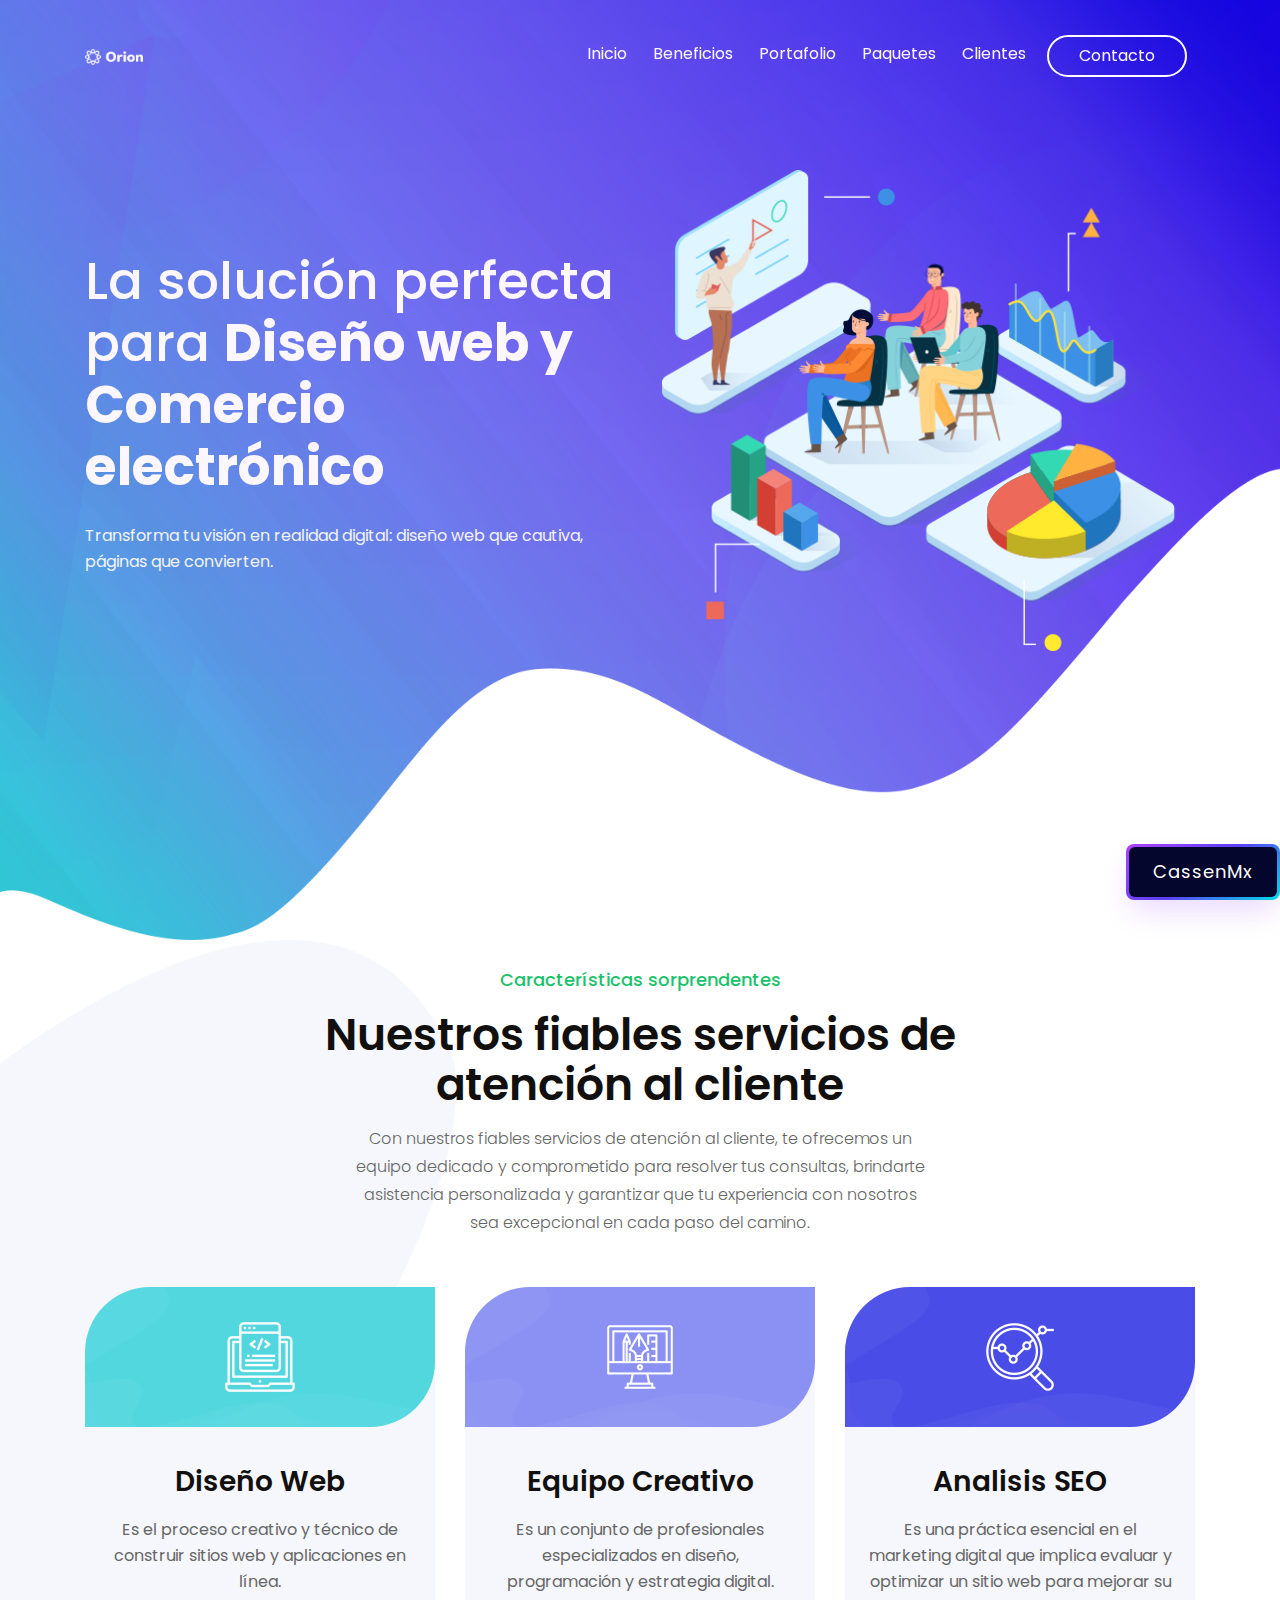
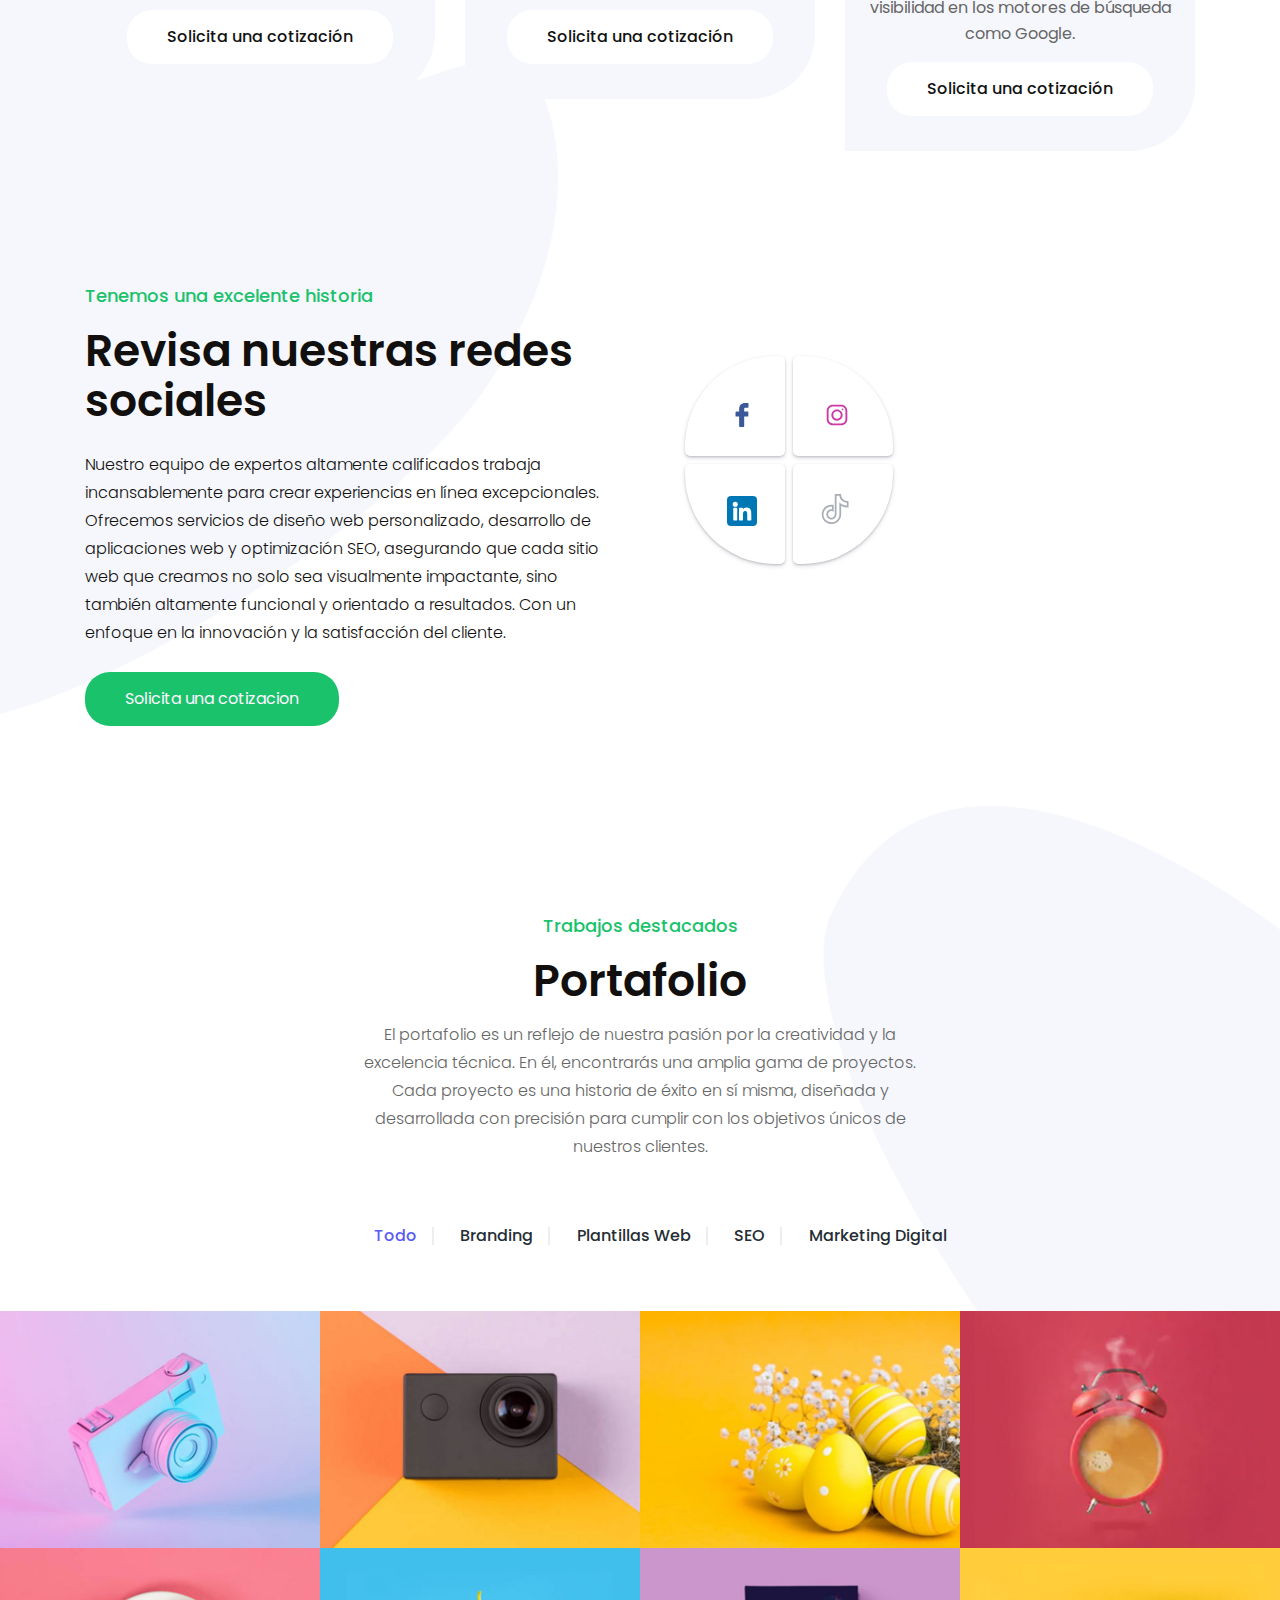
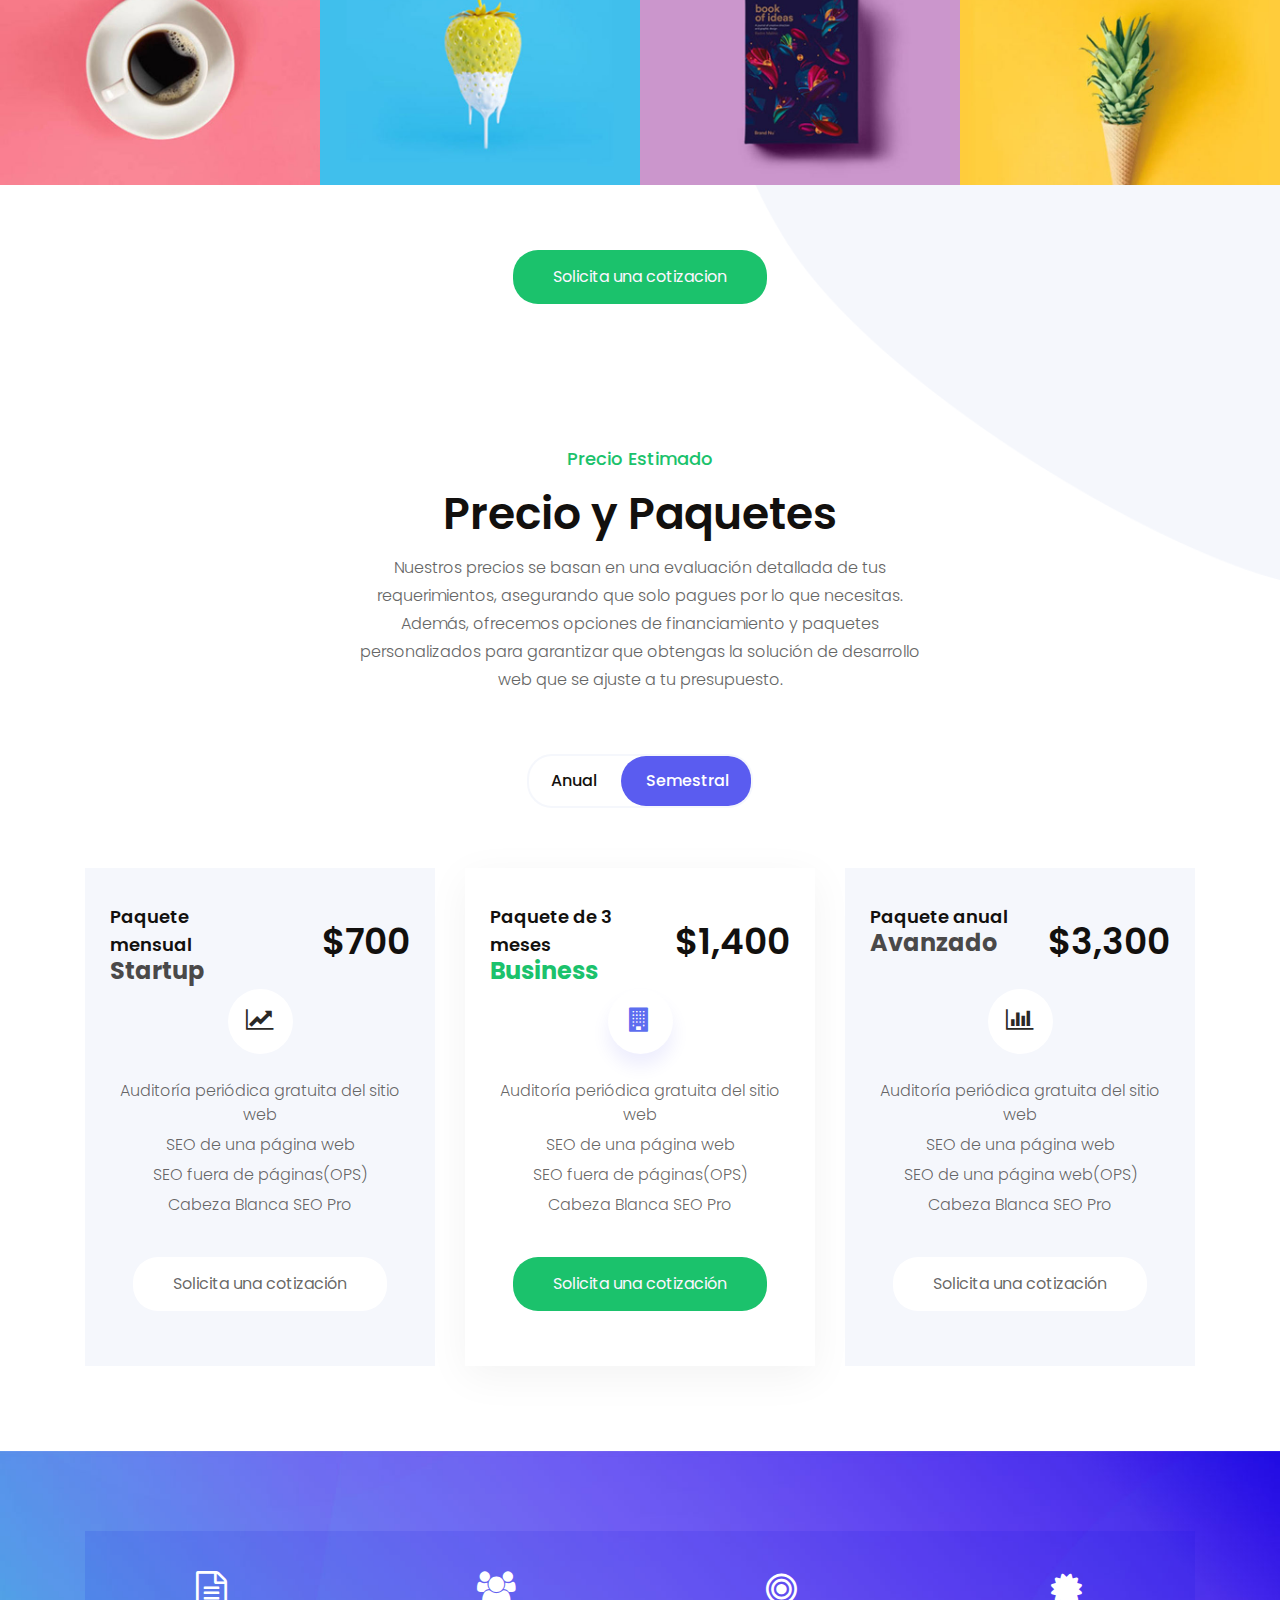
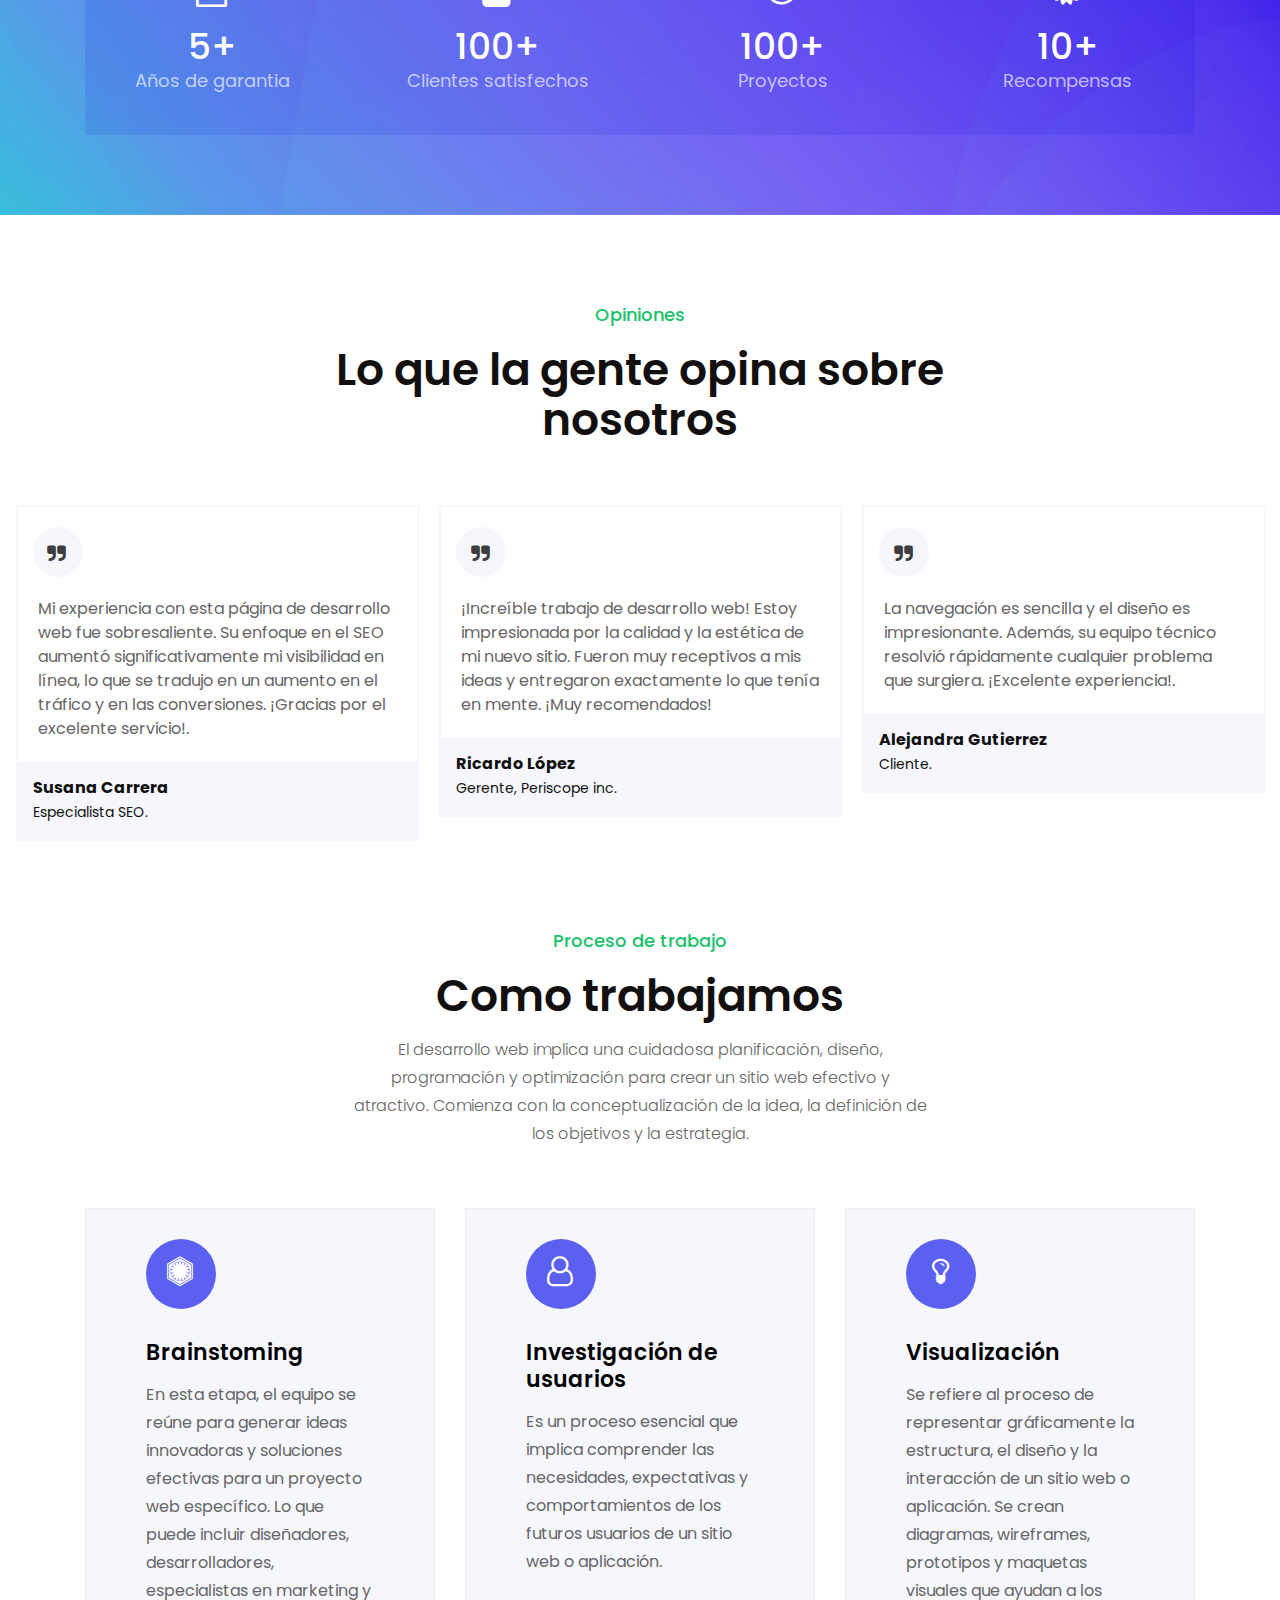
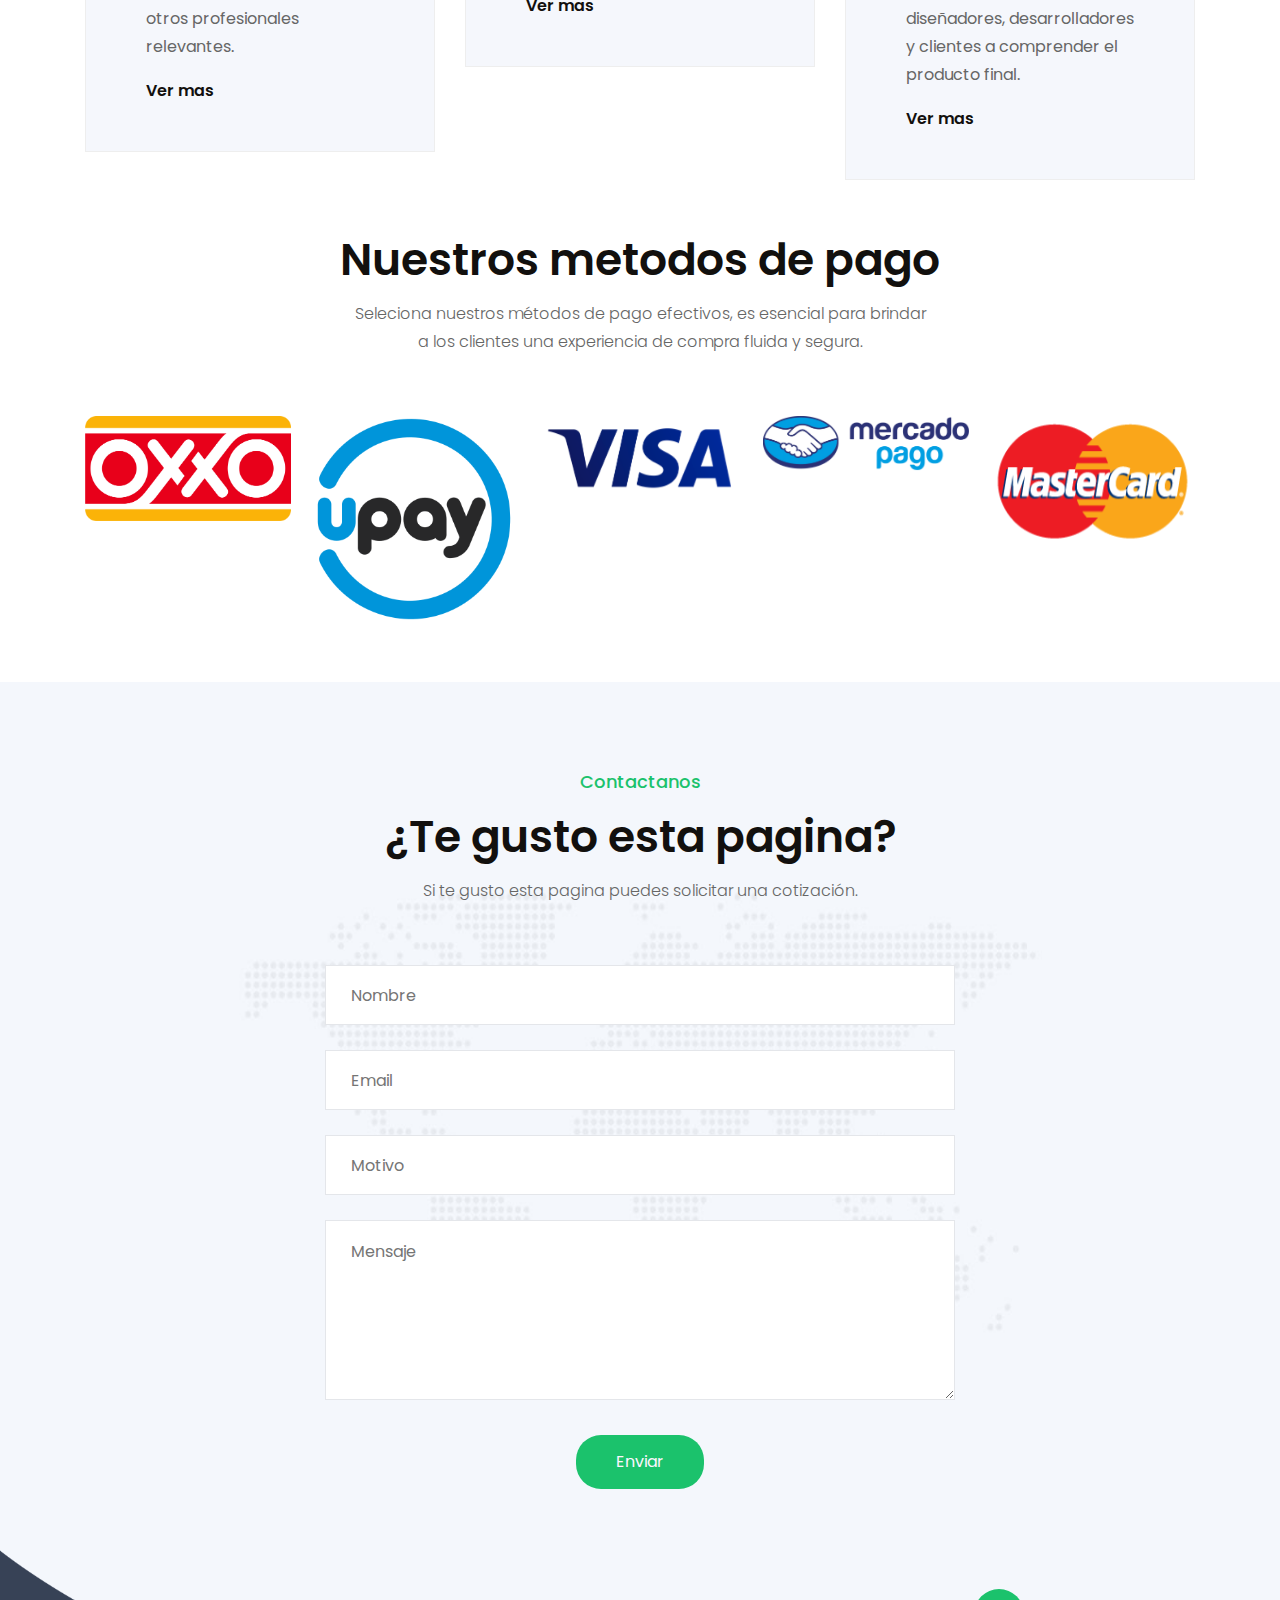
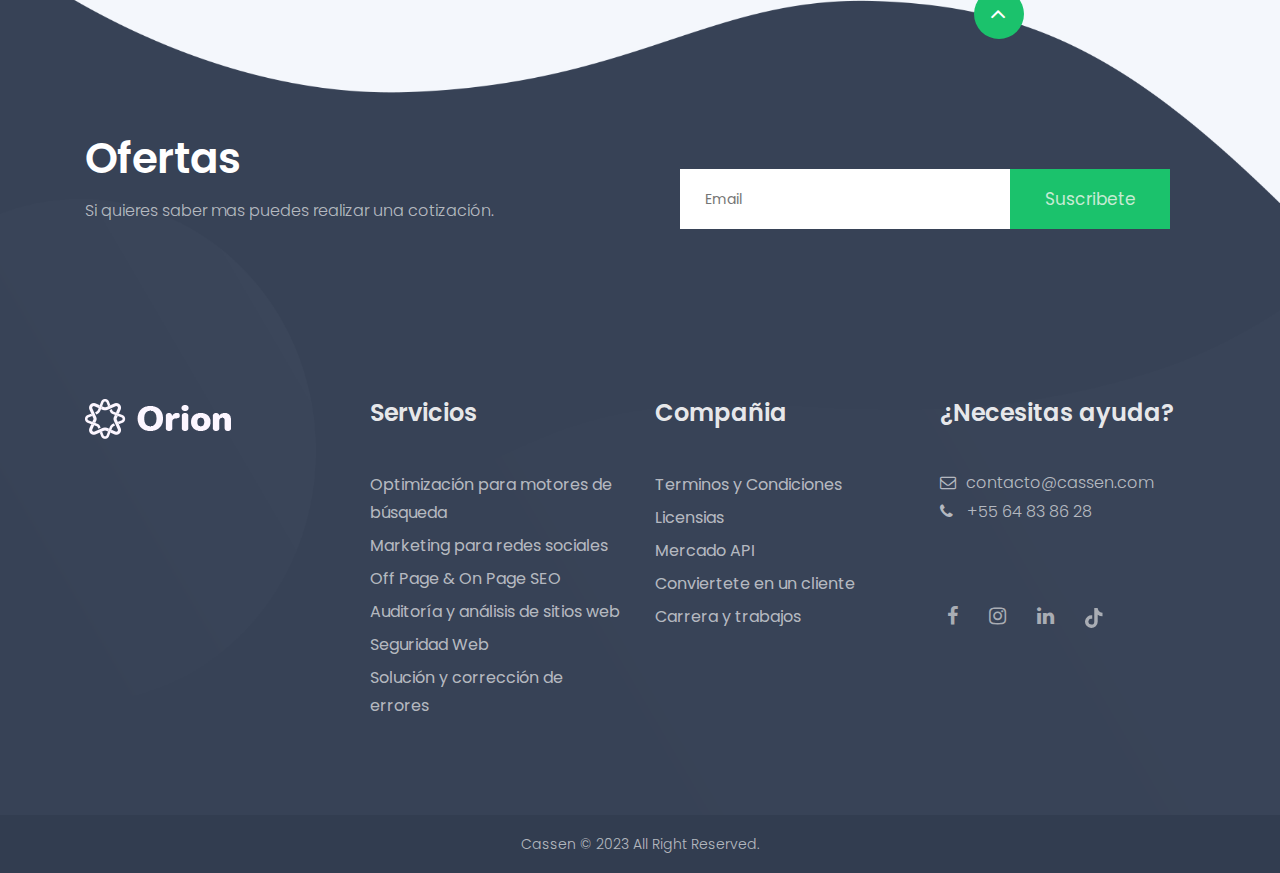
<file: LndWebEcommerce/index.html>
<!DOCTYPE html>
<html lang="zxx">

<head>
    <!--- Basic Page Needs  -->
    <meta charset="utf-8">
    <title>CASSENmx - WebeCommerce</title>
    <meta name="description" content="">
    <meta name="author" content="">
    <meta name="keywords" content="">
    <meta http-equiv="X-UA-Compatible" content="IE=edge">
    <!-- Mobile Specific Meta  -->
    <meta name="viewport" content="width=device-width, initial-scale=1, maximum-scale=1">
    <!-- Google Fonts -->
    <link href="https://fonts.googleapis.com/css?family=Poppins:100,100i,200,200i,300,300i,400,400i,500,500i,600,600i,700,700i,800,800i,900,900i" rel="stylesheet">
	<!--Favicon for this site -->
	<link rel="icon" href="assets/img/favicon.png">	
    <!-- CSS -->
    <!-- Bootstrap CSS -->
    <link rel="stylesheet" href="assets/css/bootstrap.min.css">
    <!-- Jquery ui CSS -->
    <link rel="stylesheet" href="assets/css/jquery-ui.css">
    <!-- Font Awesome CSS -->
    <link rel="stylesheet" href="assets/css/font-awesome.min.css">
    <!-- Owl Carousel CSS -->
    <link rel="stylesheet" href="assets/css/owl.carousel.min.css">
    <link rel="stylesheet" href="assets/css/owl.theme.default.min.css">
    <!-- Animate CSS -->
    <link rel="stylesheet" href="assets/css/animate.css">
    <link rel="stylesheet" href="assets/css/jquery.fancybox.min.css">
	<!-- Venobox CSS -->
	<link rel="stylesheet" href="assets/css/venobox.css">	
    <!-- Main StyleSheet CSS -->
    <link rel="stylesheet" href="assets/css/style.css">
    <!-- Responsive CSS -->
    <link rel="stylesheet" href="assets/css/responsive.css">
    <!-- Estilo de boton UIVerse-->
    <link rel="stylesheet" href="assets/css/buton-style.css">
    <!--Redes Sociales UI-->
    <link rel="stylesheet" href="assets/css/social.css">
    <!-- HTML5 Shim and Respond.js IE8 support of HTML5 elements and media queries -->
    <!-- WARNING: Respond.js doesn't work if you view the page via file:// -->
    <!--[if lt IE 9]>
        <script src="https://oss.maxcdn.com/libs/html5shiv/3.7.0/html5shiv.js"></script>
        <script src="https://oss.maxcdn.com/libs/respond.js/1.4.2/respond.min.js"></script>
        <![endif]-->

        <!-- Google tag (gtag.js) -->
<script async src="https://www.googletagmanager.com/gtag/js?id=G-XXV4LMK7ED"></script>
<script>
    window.dataLayer = window.dataLayer || [];
    function gtag(){dataLayer.push(arguments);}
    gtag('js', new Date());

    gtag('config', 'G-XXV4LMK7ED');
</script>
</head>

<body data-spy="scroll" data-target=".navbar-nav" data-offset="50">
    
	<!-- START PRELOADER -->
		<div class="preloader">
			<div class="spinner">
				<div class="double-bounce1"></div>
				<div class="double-bounce2"></div>
			</div>
		</div>
		<!-- END PRELOADER -->		

    <!-- Header Area -->
    <header class="header-area header1">
        <nav class="navbar navbar-expand-lg orion-nav">
            <div class="container">
                <a class="navbar-brand" href="#"><img src="assets/img/logo.png" alt="" class="logo" width="40%"></a>
                <button class="navbar-toggler" type="button" data-toggle="collapse" data-target="#navbarSupportedContent"
                    aria-controls="navbarSupportedContent" aria-expanded="false" aria-label="Toggle navigation">
                    <i class="fa fa-bars" aria-hidden="true"></i>
                </button>
                <div class="collapse navbar-collapse" id="navbarSupportedContent">
                    <ul class="navbar-nav ml-auto">
                        <li class="nav-item">
                            <a class="nav-link smoothscroll  gradientBorder" href="#hero">Inicio</a>
                        </li>
                                                                                   
                        <li class="nav-item">
                            <a class="nav-link smoothscroll gradientBorder" href="#features">Beneficios</a>
                        </li>
                        <li class="nav-item">
                            <a class="nav-link smoothscroll gradientBorder" href="#portfolio">Portafolio</a>
                        </li>
                        <li class="nav-item">
                            <a class="nav-link smoothscroll gradientBorder" href="#pricing">Paquetes</a>
                        </li>
                            
                        <li class="nav-item">
                            <a class="nav-link smoothscroll gradientBorder" href="#clients">Clientes</a>
                        </li>
                        <li class="nav-item">
                            <a class="nav-link smoothscroll get-app-now-btn " href="#contact">Contacto</a>
                        </li>
                    </ul>
                </div>
            </div>
        </nav>
    </header>
    <!-- /Header Area -->
	
    <!-- Hero Area -->
    <section id="hero" class="hero-area">
        <div class="container">
            <div class="hero-content">
                <div class="row">
                    <div class="col-md-6">
                        <div class="hero-text">
                            <h2>La solución perfecta para <span>Diseño web y Comercio electrónico</span></h2>
                            <p>Transforma tu visión en realidad digital: diseño web que cautiva, páginas que convierten.</p>
                        </div>
                    </div>
                    <div class="col-md-6">
                        <div class="hero-img">
                            <img src="assets/img/section-img/slider-img.png" alt="">
                        </div>
                    </div>
                </div>
            </div>
        </div>
    </section>
    <!-- /Hero Area -->
	
    <!-- Features Area -->
    <section id="features" class="features-area">
        <div class="container">
            <div class="row">
                <div class="col-md-12">
                    <div class="section-title">
                        <span>Características sorprendentes</span>
                        <h3>Nuestros fiables servicios de atención al cliente</h3>
                        <p>
                        Con nuestros fiables servicios de atención al cliente, te ofrecemos un equipo dedicado y comprometido para resolver tus consultas, 
                        brindarte asistencia personalizada y garantizar que tu experiencia con nosotros sea excepcional en cada paso del camino.
                        </p>
                    </div>
                </div>
            </div>
            <div class="row">
                <div class="col-md-4">
                    <div class="single-features sf-1">
                        <div class="sf-icon">
                            <img src="assets/img/icon/web-design.png" alt="">
                        </div>
                        <div class="sf-text">
                            <h4>Diseño Web</h4>
                            <p>
                                Es el proceso creativo y técnico de construir sitios web y aplicaciones en línea. 
                                
                            </p>
                            <a href="#" class="sf-btn">Solicita una cotización</a>
                        </div>
                    </div>
                </div>
                <div class="col-md-4">
                    <div class="single-features sf-2">
                        <div class="sf-icon">
                            <img src="assets/img/icon/creative-work.png" alt="">
                        </div>
                        <div class="sf-text">
                            <h4>Equipo Creativo</h4>
                            <p>
                                Es un conjunto de profesionales especializados en diseño, programación y estrategia digital.
                            </p>
                            <a href="#" class="sf-btn">Solicita una cotización</a>
                        </div>
                    </div>
                </div>
                <div class="col-md-4">
                    <div class="single-features sf-3">
                        <div class="sf-icon">
                            <img src="assets/img/icon/seo-analysis.png" alt="">
                        </div>
                        <div class="sf-text">
                            <h4>Analisis SEO</h4>
                            <p>
                                Es una práctica esencial en el marketing digital que implica evaluar y optimizar un sitio web para mejorar su visibilidad en los motores de búsqueda como Google.
                            </p>
                            <a href="#" class="sf-btn">Solicita una cotización</a>
                        </div>
                    </div>
                </div>
            </div>
        </div>
    </section>
    <!-- /Features Area -->
	
    <!-- Watch Our Video -->
    <section class="watch-video section-padding">
        <div class="container">
            <div class="row">
                <div class="col-md-6">
                    <div class="section-title">
                        <span>Tenemos una excelente historia</span>
                        <h3>Revisa nuestras redes sociales</h3>
                    </div>
                    <div class="section-text">
                        <p>
                            Nuestro equipo de expertos altamente calificados trabaja incansablemente para crear experiencias en línea excepcionales. Ofrecemos servicios de diseño web personalizado, desarrollo de aplicaciones web y optimización SEO, 
                            asegurando que cada sitio web que creamos no solo sea visualmente impactante, sino también altamente funcional y orientado a resultados. Con un enfoque en la innovación y la satisfacción del cliente. 
                        </p>
                        <a href="#contact" class="rm-btn">Solicita una cotizacion</a>
                    </div>
                </div>
                <div class="col-md-6">
                    <div class="video-area">
                        <div class="main">
                            <div class="up">
                              <a href="https://www.facebook.com/CASSENMX/" target="_blank">
                                <button class="card1">
                                    <svg  class="facebook" id="fi_3128304" enable-background="new 0 0 100 100" height="30px" viewBox="0 0 100 100" width="30px" xmlns="http://www.w3.org/2000/svg"><g id="_x30_1._Facebook"><path id="Icon_11_" d="m40.437 55.166c-.314 0-6.901.002-9.939-.001-1.564-.001-2.122-.563-2.122-2.137-.002-4.043-.003-8.086 0-12.129.001-1.554.591-2.147 2.135-2.148 3.038-.002 9.589-.001 9.926-.001 0-.277-.001-6.114 0-8.802.002-3.974.711-7.778 2.73-11.261 2.067-3.565 5.075-6.007 8.93-7.419 2.469-.905 5.032-1.266 7.652-1.268 3.278-.002 6.556.001 9.835.007 1.409.002 2.034.625 2.037 2.044.006 3.803.006 7.606 0 11.408-.002 1.434-.601 2.01-2.042 2.026-2.687.029-5.376.011-8.06.119-2.711 0-4.137 1.324-4.137 4.13-.065 2.968-.027 5.939-.027 9.015.254 0 7.969-.001 11.575 0 1.638 0 2.198.563 2.198 2.21 0 4.021-.001 8.043-.004 12.064-.001 1.623-.527 2.141-2.175 2.142-3.606.002-11.291.001-11.627.001v32.545c0 1.735-.546 2.288-2.258 2.288-4.174 0-8.349.001-12.523 0-1.513 0-2.103-.588-2.103-2.101-.001-10.599-.001-32.36-.001-32.732z" ></path></g></svg>
                                    
                                  </button>
                              </a>
                              
                              <a href="https://www.instagram.com/cassenmx/" target="_blank">
                                <button class="card2">
                                    <svg xmlns="http://www.w3.org/2000/svg" xmlns:xlink="http://www.w3.org/1999/xlink" viewBox="0,0,256,256" width="30px" height="30px" fill-rule="nonzero" class="instagram"><g fill-rule="nonzero" stroke="none" stroke-width="1" stroke-linecap="butt" stroke-linejoin="miter" stroke-miterlimit="10" stroke-dasharray="" stroke-dashoffset="0" font-family="none" font-weight="none" font-size="none" text-anchor="none" style="mix-blend-mode: normal"><g transform="scale(8,8)"><path d="M11.46875,5c-3.55078,0 -6.46875,2.91406 -6.46875,6.46875v9.0625c0,3.55078 2.91406,6.46875 6.46875,6.46875h9.0625c3.55078,0 6.46875,-2.91406 6.46875,-6.46875v-9.0625c0,-3.55078 -2.91406,-6.46875 -6.46875,-6.46875zM11.46875,7h9.0625c2.47266,0 4.46875,1.99609 4.46875,4.46875v9.0625c0,2.47266 -1.99609,4.46875 -4.46875,4.46875h-9.0625c-2.47266,0 -4.46875,-1.99609 -4.46875,-4.46875v-9.0625c0,-2.47266 1.99609,-4.46875 4.46875,-4.46875zM21.90625,9.1875c-0.50391,0 -0.90625,0.40234 -0.90625,0.90625c0,0.50391 0.40234,0.90625 0.90625,0.90625c0.50391,0 0.90625,-0.40234 0.90625,-0.90625c0,-0.50391 -0.40234,-0.90625 -0.90625,-0.90625zM16,10c-3.30078,0 -6,2.69922 -6,6c0,3.30078 2.69922,6 6,6c3.30078,0 6,-2.69922 6,-6c0,-3.30078 -2.69922,-6 -6,-6zM16,12c2.22266,0 4,1.77734 4,4c0,2.22266 -1.77734,4 -4,4c-2.22266,0 -4,-1.77734 -4,-4c0,-2.22266 1.77734,-4 4,-4z"></path></g></g></svg>
                                  </button>  
                              </a>
                            </div>
                            <div class="down">
                                <a href="https://mx.linkedin.com/company/cassenmx" target="_blank">
                                    <button class="card3">
                                        <svg class="linkedin" height="30px" viewBox="0 0 176 176" width="30px" xmlns="http://www.w3.org/2000/svg" id="fi_3536505"><g id="Layer_2" data-name="Layer 2"><g id="linkedin"><rect id="background" fill="#0077b5" height="176" rx="24" width="176"></rect><g id="icon" fill="#fff"><path d="m63.4 48a15 15 0 1 1 -15-15 15 15 0 0 1 15 15z"></path><path d="m60 73v66.27a3.71 3.71 0 0 1 -3.71 3.73h-15.81a3.71 3.71 0 0 1 -3.72-3.72v-66.28a3.72 3.72 0 0 1 3.72-3.72h15.81a3.72 3.72 0 0 1 3.71 3.72z"></path><path d="m142.64 107.5v32.08a3.41 3.41 0 0 1 -3.42 3.42h-17a3.41 3.41 0 0 1 -3.42-3.42v-31.09c0-4.64 1.36-20.32-12.13-20.32-10.45 0-12.58 10.73-13 15.55v35.86a3.42 3.42 0 0 1 -3.37 3.42h-16.42a3.41 3.41 0 0 1 -3.41-3.42v-66.87a3.41 3.41 0 0 1 3.41-3.42h16.42a3.42 3.42 0 0 1 3.42 3.42v5.78c3.88-5.82 9.63-10.31 21.9-10.31 27.18 0 27.02 25.38 27.02 39.32z"></path></g></g></g></svg>
                                
                                    </button>      
                                </a>
                                <a href="https://www.tiktok.com/@cassenmx" target="_blank">
                                    <button class="card4">
                                        <svg class="tiktok" id="fi_3046125" enable-background="new 0 0 512 512" height="30px" viewBox="0 0 512 512" width="30px" xmlns="http://www.w3.org/2000/svg"><g><path d="m195.19 512c-37.27 0-72.42-11.89-101.65-34.39-5.46-4.2-10.71-8.79-15.61-13.63-34.12-33.72-51.29-78.63-48.34-126.46 2.23-36.15 16.79-71 41.02-98.13 32.09-35.93 76.33-55.72 124.59-55.72 8.29 0 16.66.62 24.9 1.84l12.8 1.9v113.59l-19.71-6.51c-5.74-1.9-11.71-2.86-17.75-2.86-15.26 0-29.55 5.98-40.24 16.83-10.64 10.8-16.37 25.08-16.15 40.23.29 19.53 10.58 37.23 27.52 47.37 7.8 4.66 16.68 7.39 25.7 7.89 7.12.39 14.15-.54 20.91-2.77 23.11-7.63 38.64-29.07 38.64-53.34l.1-117.8v-230.04h108.56l.13 14.86c.06 6.73.75 13.46 2.05 19.98 5.1 25.64 19.48 48.49 40.49 64.33 18.65 14.07 40.91 21.5 64.35 21.5.55 0 .55 0 5.56.35l13.95.98v92 15l-5-.01h-9.97c-.08 0-.16 0-.25 0h-4.79c-.02 0-.05 0-.08 0-28.91 0-56-5.51-82.85-16.84-8-3.38-15.79-7.24-23.31-11.55l.34 147.81c-.18 43.72-17.46 84.73-48.65 115.56-25.31 25.01-57.25 40.99-92.37 46.19-8.19 1.22-16.56 1.84-24.89 1.84zm0-298.33c-39.59 0-75.89 16.23-102.21 45.7-19.76 22.13-31.64 50.54-33.46 79.99-2.4 39.05 11.62 75.73 39.49 103.27 4.03 3.98 8.34 7.75 12.82 11.2 23.94 18.43 52.77 28.17 83.36 28.17 6.86 0 13.75-.51 20.5-1.51 28.77-4.26 54.94-17.35 75.68-37.85 25.48-25.18 39.59-58.65 39.74-94.25l-.47-206.39 24.23 18.69c12.51 9.65 26.27 17.67 40.88 23.84 19.97 8.43 40.1 13.11 61.25 14.22v-48.45c-26.14-1.96-50.83-11.25-71.92-27.16-26.9-20.28-45.31-49.56-51.85-82.43-.7-3.53-1.27-7.1-1.69-10.7h-49.63v200.04l-.1 117.8c0 37.23-23.8 70.11-59.23 81.81-10.33 3.41-21.08 4.83-31.96 4.24-13.86-.76-27.5-4.95-39.46-12.1-25.93-15.51-41.68-42.68-42.12-72.67-.34-23.24 8.45-45.16 24.77-61.73 16.37-16.62 38.25-25.77 61.61-25.77 2.5 0 4.98.11 7.46.32v-48.07c-2.56-.14-5.13-.21-7.69-.21z"></path></g></svg>        
                                    </button>
                                </a>
                            </div>
                        </div>
                        <!--<img src="assets/img/section-img/about-us.png" alt="">-->
                    </div>
                </div>
            </div>
        </div>
    </section>
    <!-- /Watch Our Video -->
	
    <!-- Team Area -->
    <!-- /Team Area -->
	
	<!-- START PORTFOLIO -->
	<section id="portfolio" class="our_portfolio section-padding">
	   <div class="container-fluid">
			<div class="row text-center">
				<div class="section-title">
					<span>Trabajos destacados</span>
					<h3>Portafolio</h3>
					<p>
                        El portafolio es un reflejo de nuestra pasión por la creatividad y la excelencia técnica. En él, encontrarás una amplia gama de proyectos. 
                        Cada proyecto es una historia de éxito en sí misma, diseñada y desarrollada con precisión para cumplir con los objetivos únicos de nuestros clientes. 
                    </p>
				</div>					
				<div class="col-lg-12">
					<div class="portfolio_filter">
						<ul>
							<li class="active filter" data-filter="all">Todo</li>
							<li class="filter" data-filter=".branding">Branding</li>
							<li class="filter" data-filter=".webtemplate">Plantillas Web</li>
							<li class="filter" data-filter=".seo">SEO</li>
							<li class="filter" data-filter=".digital">Marketing Digital</li>
						</ul>
					</div>
				</div>
			</div>					
			<div class="row portfolio_item">										
				<div class="col-lg-3 col-sm-6 col-xs-12  mix  webtemplate seo no-padding">
					<div class="box">
						<img src="assets/img/portfolio/portfolio-1.jpg" alt="">
						<div class="box-content">
							<h3 class="title">Branding</h3>
							<span class="post">Proyecto de cliente</span>
						</div>
						<ul class="icon">
							<li><a href="#"><i class="fa fa-arrows-alt"></i></a></li>
							<li><a href="assets/img/portfolio/portfolio-1.jpg" class="port-icon lightbox" data-gall="gall-work"><i class="fa fa-plus"></i></a></li>
						</ul>
					</div>
				</div><!-- END COL -->									
				<div class="col-lg-3 col-sm-6 col-xs-12  mix  digital branding no-padding">
					<div class="box">
						<img src="assets/img/portfolio/portfolio-2.jpg" alt="">
						<div class="box-content">
							<h3 class="title">Marketing</h3>
							<span class="post">Proyecto Web</span>
						</div>
						<ul class="icon">
							<li><a href="#"><i class="fa fa-arrows-alt"></i></a></li>
							<li><a href="assets/img/portfolio/portfolio-2.jpg" class="port-icon lightbox" data-gall="gall-work"><i class="fa fa-plus"></i></a></li>
						</ul>
					</div>
				</div><!-- END COL -->									
				<div class="col-lg-3 col-sm-6 col-xs-12  mix  webtemplate seo no-padding">
					<div class="box">
						<img src="assets/img/portfolio/portfolio-3.jpg" alt="">
						<div class="box-content">
							<h3 class="title">Plantilla web</h3>
							<span class="post">Proyecto Web</span>
						</div>
						<ul class="icon">
							<li><a href="#"><i class="fa fa-arrows-alt"></i></a></li>
							<li><a href="assets/img/portfolio/portfolio-3.jpg" class="port-icon lightbox" data-gall="gall-work"><i class="fa fa-plus"></i></a></li>
						</ul>
					</div>
				</div><!-- END COL -->									
				<div class="col-lg-3 col-sm-6 col-xs-12  mix seo no-padding">
					<div class="box">
						<img src="assets/img/portfolio/portfolio-4.jpg" alt="">
						<div class="box-content">
							<h3 class="title">Proyecto SEO</h3>
							<span class="post">Motor de busqueda</span>
						</div>
						<ul class="icon">
							<li><a href="#"><i class="fa fa-arrows-alt"></i></a></li>
							<li><a href="assets/img/portfolio/portfolio-4.jpg" class="port-icon lightbox" data-gall="gall-work"><i class="fa fa-plus"></i></a></li>
						</ul>
					</div>
				</div><!-- END COL -->									
				<div class="col-lg-3 col-sm-6 col-xs-12  mix  digital branding no-padding">
					<div class="box">
						<img src="assets/img/portfolio/portfolio-5.jpg" alt="">
						<div class="box-content">
							<h3 class="title">Digital Marketing</h3>
							<span class="post">Producto de agencia web</span>
						</div>
						<ul class="icon">
							<li><a href="#"><i class="fa fa-arrows-alt"></i></a></li>
							<li><a href="assets/img/portfolio/portfolio-5.jpg" class="port-icon lightbox" data-gall="gall-work"><i class="fa fa-plus"></i></a></li>
						</ul>
					</div>
				</div><!-- END COL -->									
				<div class="col-lg-3 col-sm-6 col-xs-12  mix  branding no-padding">
					<div class="box">
						<img src="assets/img/portfolio/portfolio-6.jpg" alt="">
						<div class="box-content">
							<h3 class="title">UI/UX Proyecto</h3>
							<span class="post">Diseño de cliente</span>
						</div>
						<ul class="icon">
							<li><a href="#"><i class="fa fa-arrows-alt"></i></a></li>
							<li><a href="assets/img/portfolio/portfolio-6.jpg" class="port-icon lightbox" data-gall="gall-work"><i class="fa fa-plus"></i></a></li>
						</ul>
					</div>
				</div><!-- END COL -->									
				<div class="col-lg-3 col-sm-6 col-xs-12  mix  seo no-padding">
					<div class="box">
						<img src="assets/img/portfolio/portfolio-7.jpg" alt="">
						<div class="box-content">
							<h3 class="title">Landing Page</h3>
							<span class="post">Proyecto de cliente</span>
						</div>
						<ul class="icon">
							<li><a href="#"><i class="fa fa-arrows-alt"></i></a></li>
							<li><a href="assets/img/portfolio/portfolio-7.jpg" class="port-icon lightbox" data-gall="gall-work"><i class="fa fa-plus"></i></a></li>
						</ul>
					</div>
				</div><!-- END COL -->									
				<div class="col-lg-3 col-sm-6 col-xs-12  mix  webtemplate no-padding">
					<div class="box">
						<img src="assets/img/portfolio/portfolio-8.jpg" alt="">
						<div class="box-content">
							<h3 class="title">Publicidad</h3>
							<span class="post">Mercado de clientes</span>
						</div>
						<ul class="icon">
							<li><a href="#"><i class="fa fa-arrows-alt"></i></a></li>
							<li><a href="assets/img/portfolio/portfolio-8.jpg" class="port-icon lightbox" data-gall="gall-work"><i class="fa fa-plus"></i></a></li>
						</ul>
					</div>
				</div><!-- END COL -->
			</div><!-- END ROW -->
			<div class="row">
				<div class="col-md-12">
					<div class="pfoliom-btn">
						<a href="#" class="rm-btn">Solicita una cotizacion</a>
					</div>
				</div><!-- END COL -->
			</div><!-- END ROW -->			
		</div><!-- END CONTAINER -->
	</section>
	<!-- END PORTFOLIO -->	
	
    <!-- Pricing Area -->
    <section id="pricing" class="pricing-area">
        <div class="container">
            <div class="row">
                <div class="section-title">
                    <span>Precio Estimado</span>
                    <h3>Precio y Paquetes</h3>
                    <p>
                        Nuestros precios se basan en una evaluación detallada de tus requerimientos, asegurando que solo pagues por lo que necesitas. Además, ofrecemos opciones de financiamiento 
                        y paquetes personalizados para garantizar que obtengas la solución de desarrollo web que se ajuste a tu presupuesto. 
                    </p>
                </div>
            </div>
            <div class="row">
                <div class="col-md-12 ">
                    <div class="pricing-filter-btn">
                        <nav>
                            <div class="nav nav-tabs nav-fill" id="nav-tab" role="tablist">
                                <a class="nav-item nav-link" id="yearly-tab" data-toggle="tab" href="#yearly" role="tab" aria-controls="yearly" aria-selected="false">Anual</a>
                                <a class="nav-item nav-link active" id="monthly-tab" data-toggle="tab" href="#monthly" role="tab" aria-controls="monthly" aria-selected="true">Semestral</a>
                                
                            </div>
                        </nav>
                    </div>
                    <div class="tab-content pricing-content" id="nav-tabContent">
                        <div class="tab-pane fade" id="yearly" role="tabpanel" aria-labelledby="yearly-tab">
                            <div class="row">
                                
                                <div class="col-md-4">
                                    <div class="single-pricing">
                                        <div class="sp-head">
                                            <div class="spp-name">
                                                <p>Paquete anual</p>
                                                <h4>Avanzado</h4>
                                            </div>
                                            <div class="spp-price">
                                                <p><span></span>$3,300</p>
                                            </div>
                                        </div>
                                        <div class="sp-icon">
                                            <i class="fa fa-bar-chart" aria-hidden="true"></i>
                                        </div>
                                        <ul class="pricing-list">
                                            <li>Auditoría periódica gratuita del sitio web</li>
                                            <li>SEO de una página web</li>
                                            <li>SEO fuera de páginas(OPS)</li>
                                            <li>Cabeza Blanca SEO Pro</li>
                                        </ul>
                                        <div class="sp-button">
                                            <a href="#" class="pricing-btn">Solicita una cotización</a>
                                        </div>
                                    </div>
                                </div>
                                <div class="col-md-4">
                                    <div class="single-pricing sp-best">
                                        <div class="sp-head">
                                            <div class="spp-name">
                                                <p>Paquete de 3 meses</p>
                                                <h4>Business</h4>
                                            </div>
                                            <div class="spp-price">
                                                <p><span></span>$1,400</p>
                                            </div>
                                        </div>
                                        <div class="sp-icon">
                                            <i class="fa fa-building" aria-hidden="true"></i>
                                        </div>
                                        <ul class="pricing-list">
                                            <li>Auditoría periódica gratuita del sitio web</li>
                                            <li>SEO de una página web</li>
                                            <li>SEO fuera de páginas(OPS)</li>
                                            <li>Cabeza Blanca SEO Pro</li>
                                        </ul>
                                        <div class="sp-button">
                                            <a href="#" class="pricing-btn">Solicita una cotización</a>
                                        </div>
                                    </div>
                                </div>
                                <div class="col-md-4">
                                    <div class="single-pricing">
                                        <div class="sp-head">
                                            <div class="spp-name">
                                                <p>Paquete mensual</p>
                                                <h4>Startup</h4>
                                            </div>
                                            <div class="spp-price">
                                                <p><span></span>$700</p>
                                            </div>
                                        </div>
                                        <div class="sp-icon">
                                            <i class="fa fa-line-chart" aria-hidden="true"></i>
                                        </div>
                                        <ul class="pricing-list">
                                            <li>Auditoría periódica gratuita del sitio web</li>
                                            <li>SEO de una página web</li>
                                            <li>SEO fuera de páginas(OPS)</li>
                                            <li>Cabeza Blanca Head SEO Pro</li>
                                        </ul>
                                        <div class="sp-button">
                                            <a href="#" class="pricing-btn">Solicita una cotización</a>
                                        </div>
                                    </div>
                                </div>
                            </div>
                        </div>
                        <div class="tab-pane fade show active" id="monthly" role="tabpanel" aria-labelledby="monthly-tab">
                            <div class="row">
                                <div class="col-md-4">
                                    <div class="single-pricing">
                                        <div class="sp-head">
                                            <div class="spp-name">
                                                <p>Paquete mensual</p>
                                                <h4>Startup</h4>
                                            </div>
                                            <div class="spp-price">
                                                <p><span></span>$700</p>
                                            </div>
                                        </div>
                                        <div class="sp-icon">
                                            <i class="fa fa-line-chart" aria-hidden="true"></i>
                                        </div>
                                        <ul class="pricing-list">
                                            <li>Auditoría periódica gratuita del sitio web</li>
                                            <li>SEO de una página web</li>
                                            <li>SEO fuera de páginas(OPS)</li>
                                            <li>Cabeza Blanca SEO Pro</li>
                                        </ul>
                                        <div class="sp-button">
                                            <a href="#" class="pricing-btn">Solicita una cotización</a>
                                        </div>
                                    </div>
                                </div>
                                <div class="col-md-4">
                                    <div class="single-pricing sp-best">
                                        <div class="sp-head">
                                            <div class="spp-name">
                                                <p>Paquete de 3 meses</p>
                                                <h4>Business</h4>
                                            </div>
                                            <div class="spp-price">
                                                <p><span></span>$1,400</p>
                                            </div>
                                        </div>
                                        <div class="sp-icon">
                                            <i class="fa fa-building" aria-hidden="true"></i>
                                        </div>
                                        <ul class="pricing-list">
                                            <li>Auditoría periódica gratuita del sitio web</li>
                                            <li>SEO de una página web</li>
                                            <li>SEO fuera de páginas(OPS)</li>
                                            <li>Cabeza Blanca SEO Pro</li>
                                        </ul>
                                        <div class="sp-button">
                                            <a href="#" class="pricing-btn">Solicita una cotización</a>
                                        </div>
                                    </div>
                                </div>
                                <div class="col-md-4">
                                    <div class="single-pricing">
                                        <div class="sp-head">
                                            <div class="spp-name">
                                                <p>Paquete anual</p>
                                                <h4>Avanzado</h4>
                                            </div>
                                            <div class="spp-price">
                                                <p><span></span>$3,300</p>
                                            </div>
                                        </div>
                                        <div class="sp-icon">
                                            <i class="fa fa-bar-chart" aria-hidden="true"></i>
                                        </div>
                                        <ul class="pricing-list">
                                            <li>Auditoría periódica gratuita del sitio web</li>
                                            <li>SEO de una página web</li>
                                            <li>SEO de una página web(OPS)</li>
                                            <li>Cabeza Blanca SEO Pro</li>
                                        </ul>
                                        <div class="sp-button">
                                            <a href="#" class="pricing-btn">Solicita una cotización</a>
                                        </div>
                                    </div>
                                </div>
                            </div>
                        </div>
                        
                    </div>
                </div>
            </div>
        </div>
    </section>
    <!-- /Pricing Area -->
	
    <!-- Fun Fact Area -->
    <section class="funfact-area">
        <div class="container">
            <div class="counterup-wrapper">
                <div class="row">
                    <div class="col-md-3 col-sm-6 col-xs-12 no-padding">
                        <div class="single-counter-up">
                            <div class="scu-icon">
                                <i class="fa fa-file-text-o" aria-hidden="true"></i>
                            </div>
                            <div class="scu-counter">
                                <h4><span class="counter-up">5</span>+</h4>
                                <p>Años de garantia</p>
                            </div>
                        </div>
                    </div>
                    <div class="col-md-3 col-sm-6 col-xs-12 no-padding">
                        <div class="single-counter-up">
                            <div class="scu-icon">
                                <i class="fa fa-users" aria-hidden="true"></i>
                            </div>
                            <div class="scu-counter">
                                <h4><span class="counter-up">100</span>+</h4>
                                <p>Clientes satisfechos</p>
                            </div>
                        </div>
                    </div>
                    <div class="col-md-3 col-sm-6 col-xs-12 no-padding">
                        <div class="single-counter-up">
                            <div class="scu-icon">
                                <i class="fa fa-bullseye" aria-hidden="true"></i>
                            </div>
                            <div class="scu-counter">
                                <h4><span class="counter-up">100</span>+</h4>
                                <p>Proyectos</p>
                            </div>
                        </div>
                    </div>
                    <div class="col-md-3 col-sm-6 col-xs-12 no-padding">
                        <div class="single-counter-up">
                            <div class="scu-icon">
                                <i class="fa fa-certificate" aria-hidden="true"></i>
                            </div>
                            <div class="scu-counter">
                                <h4><span class="counter-up">10</span>+</h4>
                                <p>Recompensas</p>
                            </div>
                        </div>
                    </div>
                </div>
            </div>
        </div>
    </section> 
    <!-- /Fun Fact Area -->   
	
    <!-- Customer Review Area -->
    <section class="customer-review">
        <div class="container">
            <div class="row">
                <div class="col-md-12 text-center">
                    <div class="section-title">
                        <span>Opiniones</span>
                        <h3>Lo que la gente opina sobre nosotros</h3>
                        <p> </p>
                    </div>
                </div>
            </div>
        </div>
        <div class="container-fluid">
            <div class="row">
                <div class="col-md-12">
                    <div class="testimonial-wrapper">
                        <div class="tm-carousel owl-carousel owl-theme">
                            <div class="item">
                                <div class="single-testimonial">
                                    <div class="st-icon">
                                        <i class="fa fa-quote-right" aria-hidden="true"></i>
                                    </div>
                                    <p>
                                        ¡Increíble trabajo de desarrollo web! Estoy impresionada por la calidad y la estética de mi nuevo sitio. 
                                        Fueron muy receptivos a mis ideas y entregaron exactamente lo que tenía en mente. ¡Muy recomendados!
                                    </p>
                                    <div class="st-info">
                                        <h4>Ricardo López</h4>
                                        <p>Gerente, Periscope inc.</p>
                                    </div>
                                </div>
                            </div>
                            <div class="item">
                                <div class="single-testimonial">
                                    <div class="st-icon">
                                        <i class="fa fa-quote-right" aria-hidden="true"></i>
                                    </div>
                                    <p>
                                        La navegación es sencilla y el diseño es impresionante.
                                        Además, su equipo técnico resolvió rápidamente cualquier problema que surgiera. ¡Excelente experiencia!.
                                    </p>
                                    <div class="st-info">
                                        <h4>Alejandra Gutierrez</h4>
                                        <p>Cliente.</p>
                                    </div>
                                </div>
                            </div>
                            <div class="item">
                                <div class="single-testimonial">
                                    <div class="st-icon">
                                        <i class="fa fa-quote-right" aria-hidden="true"></i>
                                    </div>
                                    <p>
                                        He trabajado con varios equipos de desarrollo web en el pasado, pero ninguno se compara con estos chicos. 
                                        Cumplieron con los plazos y superaron mis expectativas en términos de diseño y funcionalidad. ¡Sin duda, mi primera opción para futuros proyectos!.
                                    </p>
                                    <div class="st-info">
                                        <h4>Luis Sanchez</h4>
                                        <p>Desarrollador.</p>
                                    </div>
                                </div>
                            </div>
                            <div class="item">
                                <div class="single-testimonial">
                                    <div class="st-icon">
                                        <i class="fa fa-quote-right" aria-hidden="true"></i>
                                    </div>
                                    <p>
                                        Mi experiencia con esta página de desarrollo web fue sobresaliente. Su enfoque en el SEO aumentó significativamente mi visibilidad en línea, 
                                        lo que se tradujo en un aumento en el tráfico y en las conversiones. ¡Gracias por el excelente servicio!.
                                    </p>
                                    <div class="st-info">
                                        <h4>Susana Carrera</h4>
                                        <p>Especialista SEO.</p>
                                    </div>
                                </div>
                            </div>
                        </div>
                    </div>
                </div>
            </div>
        </div>
    </section>
    <!-- /Customer Review Area -->
	
    <!-- How we Work -->
    <section class="how-we-work">
        <div class="container">
            <div class="row">
                <div class="section-title">
                    <span>Proceso de trabajo</span>
                    <h3>Como trabajamos </h3>
                    <p>
                        El desarrollo web implica una cuidadosa planificación, diseño, programación y optimización para crear un sitio web efectivo y atractivo.
                        Comienza con la conceptualización de la idea, la definición de los objetivos y la estrategia.
                    </p>
                </div>
            </div>
            <div class="row">
                <div class="col-md-4">
                    <div class="single-hww">
                        <div class="sw-icon">
                            <i class="fa fa-first-order" aria-hidden="true"></i>
                        </div>
                        <div class="sw-text">
                            <h4>Brainstoming</h4>
                            <p>
                                En esta etapa, el equipo se reúne para generar ideas innovadoras y soluciones efectivas para un proyecto web específico. 
                                Lo que puede incluir diseñadores, desarrolladores, especialistas en marketing y otros profesionales relevantes.
                            </p>
                            <a href="#">Ver mas</a>
                        </div>
                    </div>
                </div>
                <div class="col-md-4">
                    <div class="single-hww">
                        <div class="sw-icon">
                            <i class="fa fa-user-o" aria-hidden="true"></i>
                        </div>
                        <div class="sw-text">
                            <h4>Investigación de usuarios</h4>
                            <p>
                                Es un proceso esencial que implica comprender las necesidades, expectativas y comportamientos de los futuros usuarios de un sitio web o aplicación.
                            </p>
                            <a href="#">Ver mas</a>
                        </div>
                    </div>
                </div>
                <div class="col-md-4">
                    <div class="single-hww">
                        <div class="sw-icon">
                                <i class="fa fa-lightbulb-o" aria-hidden="true"></i>
                        </div>
                        <div class="sw-text">
                            <h4>Visualización</h4>
                            <p>
                                Se refiere al proceso de representar gráficamente la estructura, el diseño y la interacción de un sitio web o aplicación. 
                                Se crean diagramas, wireframes, prototipos y maquetas visuales que ayudan a los diseñadores, desarrolladores y clientes a comprender el producto final.
                            </p>
                            <a href="#">Ver mas</a>
                        </div>
                    </div>
                </div>
            </div>
        </div>
    </section>
    <!-- /How we Work -->
	
    <!-- Blog Area -->

    <!-- /Blog Area -->
	
    <!-- Clients Area -->
    <section id="clients" class="clients-area">
        <div class="container">
            <div class="row">
                <div class="col-md-12">
                    <div class="section-title">
                        <span></span>
                        <h3>Nuestros metodos de pago</h3>
                        <p>
                            Seleciona nuestros métodos de pago efectivos, es esencial para brindar a los clientes una experiencia de compra fluida y segura. 
                        </p>
                    </div>
                </div>
            </div>
            <div class="row">
                <div class="col-md-12">
                    <div class="clients-wrapper">
                        <div class="client-carousel owl-carousel owl-theme">
                            <div class="item">
                                <div class="single-client">
                                    <div class="sc-img">
                                        <img src="assets/img/clients/1.png" alt="">
                                    </div>
                                </div>
                            </div>
                            <div class="item">
                                <div class="single-client">
                                    <div class="sc-img">
                                        <img src="assets/img/clients/2.png" alt="">
                                    </div>
                                </div>
                            </div>
                            <div class="item">
                                <div class="single-client">
                                    <div class="sc-img">
                                        <img src="assets/img/clients/3.png" alt="">
                                    </div>
                                </div>
                            </div>
                            <div class="item">
                                <div class="single-client">
                                    <div class="sc-img">
                                        <img src="assets/img/clients/4.png" alt="">
                                    </div>
                                </div>
                            </div>
                            <div class="item">
                                <div class="single-client">
                                    <div class="sc-img">
                                        <img src="assets/img/clients/5.png" alt="">
                                    </div>
                                </div>
                            </div>
                            <div class="item">
                                <div class="single-client">
                                    <div class="sc-img">
                                        <img src="assets/img/clients/6.png" alt="">
                                    </div>
                                </div>
                            </div>
                        </div>
                    </div>
                </div>
            </div>
        </div>
    </section>
    <!-- /Clients Area -->
	
    <!-- Contact Area -->
    <section id="contact" class="contact-area">
        <div class="container">
            <div class="row">
                <div class="col-md-12">
                    <div class="section-title">
                        <span>Contactanos</span>
                        <h3>¿Te gusto esta pagina?</h3>
                        <p>
                            Si te gusto esta pagina puedes solicitar una cotización. 
                        </p>
                    </div>
                </div>
            </div>
            <div class="row">
                <div class="col-md-12">
                    <div class="contact-form">
                        <form class="cf" name="enq" method="post" action="contact.php" onsubmit="return validation();">
                            <input type="text" id="name" name="name" placeholder="Nombre">
                            <input type="email" id="email" name="email" placeholder="Email">
							<input type="text" name="subject" placeholder="Motivo">
                            <textarea name="message" id="msg" placeholder="Mensaje"></textarea>
                            <button type="submit" name="submit" class="cf-btn">Enviar</button>
                        </form>
                    </div>
                </div>
            </div>
        </div>
    </section>
    <div>
        <a href="#hero">
            <button class="button">
                <span class="text">CassenMx</span>
          </button>
        </a>
    </div>
    <!-- /Contact Area -->
	
    <!-- Footer Area -->
    <footer id="footer" class="footer-area">
        <div class="newsletter-area">
            <div class="container">
                <div class="row">
                    <div class="col-md-6">
                        <div class="nl-title">
                            <h3>Ofertas</h3>
                            <p>Si quieres saber mas puedes realizar una cotización.</p>
                        </div>
                    </div>
                    <div class="col-md-6">
                        <div class="nl-fom">
                            <form class="nlf">
                                <input type="email" name="nlemail" id="nlemail" placeholder="Email">
                                <button type="submit" class="nl-btn">Suscribete</button>
                            </form>
                        </div>
                    </div>
                </div>
            </div>
            <div class="scroll-top">
                <a href="#hero" class="scrl-top-btn smoothscroll"><i class="fa fa-angle-up" aria-hidden="true"></i></a>
            </div>
        </div>
        <div class="footer-widget-area">
            <div class="container">
                <div class="row">
                    <div class="col-md-3">
                        <div class="footer-widget">
                            <div class="footer-logo">
                                <img src="assets/img/logo.png" alt="">
                            </div>
                        </div>
                    </div>
                    <div class="col-md-3">
                        <div class="footer-widget">
                            <h4>Servicios</h4>
                            <div class="footer-links">
                                <ul class="fl">
                                    <li><a href="#">Optimización para motores de búsqueda</a></li>
                                    <li><a href="#">Marketing para redes sociales</a></li>
                                    <li><a href="#">Off Page & On Page SEO</a></li>
                                    <li><a href="#">Auditoría y análisis de sitios web</a></li>
                                    <li><a href="#">Seguridad Web</a></li>
                                    <li><a href="#">Solución y corrección de errores</a></li>
                                </ul>
                            </div>
                        </div>
                    </div>
                    <div class="col-md-3">
                        <div class="footer-widget">
                            <h4>Compañia</h4>
                            <div class="footer-links">
                                <ul class="fl">
                                    <li><a href="#">Terminos y Condiciones</a></li>
                                    <li><a href="#">Licensias</a></li>
                                    <li><a href="#">Mercado API</a></li>
                                    <li><a href="#">Conviertete en un cliente</a></li>
                                    <li><a href="#">Carrera y trabajos</a></li>
                                </ul>
                            </div>
                        </div>
                    </div>
                    <div class="col-md-3">
                        <div class="footer-widget">
                            <h4>¿Necesitas ayuda?</h4>
                            <div class="footer-links">
                                <ul class="fl">
                                    <li><i class="fa fa-envelope-o" aria-hidden="true"></i>contacto@cassen.com</li>
                                    <li><i class="fa fa-phone" aria-hidden="true"></i> +55 64 83 86 28</li>
                                </ul>
                                <ul class="footer-social">
                                    <li><a href="https://www.facebook.com/CASSENMX/" target="_blank"><i class="fa fa-facebook" aria-hidden="true"></i></a></li>
                                    <li><a href="https://www.instagram.com/cassenmx/" target="_blank"><i class="fa fa-instagram" aria-hidden="true"></i></a></li>
                                    <li><a href="https://mx.linkedin.com/company/cassenmx" target="_blank"><i class="fa fa-linkedin" aria-hidden="true"></i></a></li>
                                    <li><a href="https://www.tiktok.com/@cassenmx" target="_blank"><svg xmlns="http://www.w3.org/2000/svg" height="1em" viewBox="0 0 448 512"><!--! Font Awesome Free 6.4.2 by @fontawesome - https://fontawesome.com License - https://fontawesome.com/license (Commercial License) Copyright 2023 Fonticons, Inc. --><style>svg{fill:#a9adb4}</style><path d="M448,209.91a210.06,210.06,0,0,1-122.77-39.25V349.38A162.55,162.55,0,1,1,185,188.31V278.2a74.62,74.62,0,1,0,52.23,71.18V0l88,0a121.18,121.18,0,0,0,1.86,22.17h0A122.18,122.18,0,0,0,381,102.39a121.43,121.43,0,0,0,67,20.14Z"/></svg></a></li>
                                </ul>
                            </div>
                        </div>
                    </div>
                </div>
            </div>
        </div>
        <div class="copyright-text">
            <div class="container">
                <div class="row">
                    <div class="col-md-12">
                        <div class="cp-text">
                            <p>Cassen © 2023 All Right Reserved.</p>
                        </div>
                    </div>
                </div>
            </div>
        </div>
    </footer>
    <!-- /Footer Area -->
	
    <!-- Modal Area -->
    <div class="modal fade in videoModal" id="vidModal">
        <div class="modal-dialog">
          <div class="modal-content">
            <div class="vidBox">
                <button type="button" class="close" data-dismiss="modal">&times;</button>
                <iframe src="" allowfullscreen></iframe>
                
            </div>
      
          </div>
        </div>
      </div>
    <!-- /Modal Area -->
	
	
    <!-- Scripts -->
    <!-- jQuery Plugin -->
    <script src="assets/js/jquery-3.2.0.min.js"></script>
    <!-- Bootstrap JS -->
    <script src="assets/js/bootstrap.min.js"></script>
	<!-- jquery-ui.js Plugin -->
    <script src="assets/js/jquery-ui.js"></script>
    <!-- Owl Carousel Plugin -->
    <script src="assets/js/owl.carousel.min.js"></script>
    <!-- Shuffle JS -->
    <script src="assets/js/shuffle.min.js"></script>
    <script src="assets/js/jquery.fancybox.min.js"></script>
	<!-- Venobox JS -->	
	<script src="assets/js/venobox.min.js"></script>	
	<!-- mixitup JS -->		
	<script src="assets/js/jquery.mixitup.js"></script>		
    <!-- Main Counterup Plugin-->
    <script src="assets/js/jquery.counterup.min.js"></script>
    <script src="assets/js/jquery.scrollUp.js"></script>
    <script src="assets/js/jquery.waypoints.min.js"></script>
    <!-- Main Script -->
    <script src="assets/js/theme.js"></script>
   
</body>
</html>
</file>
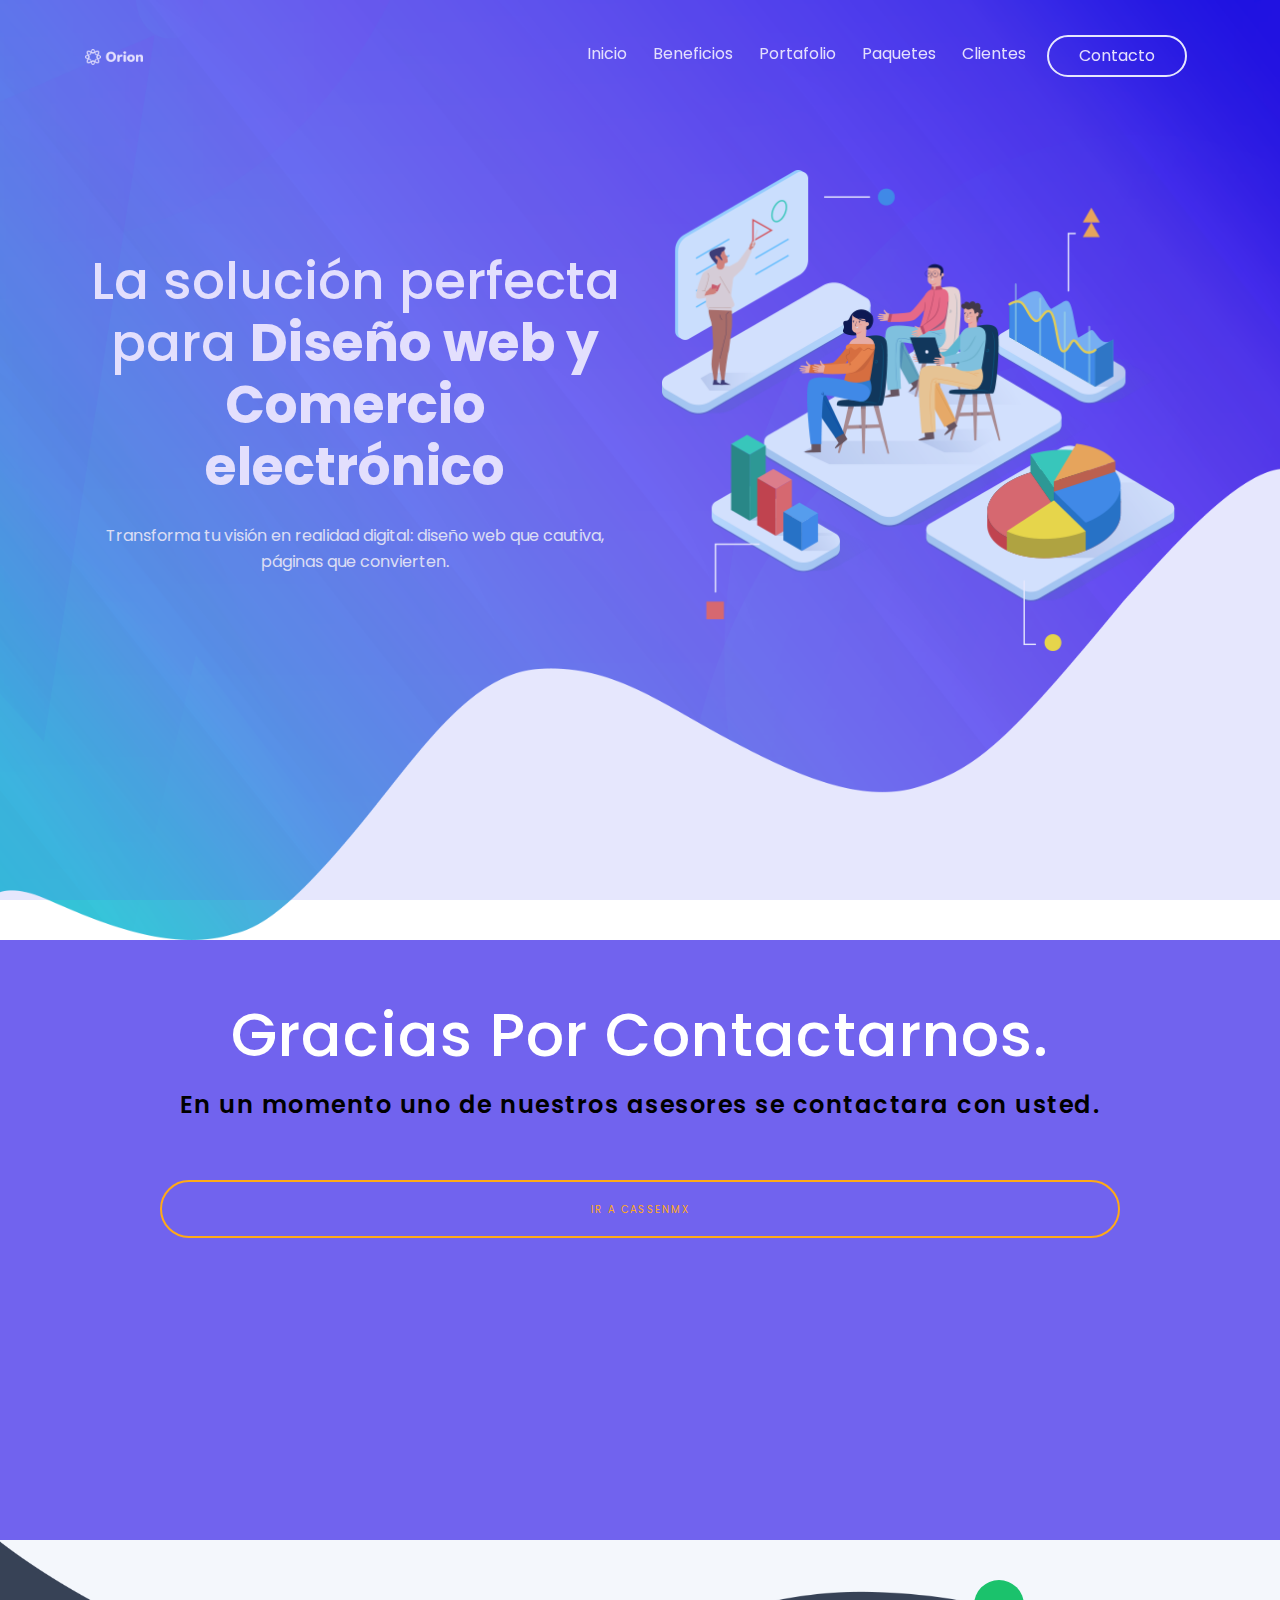
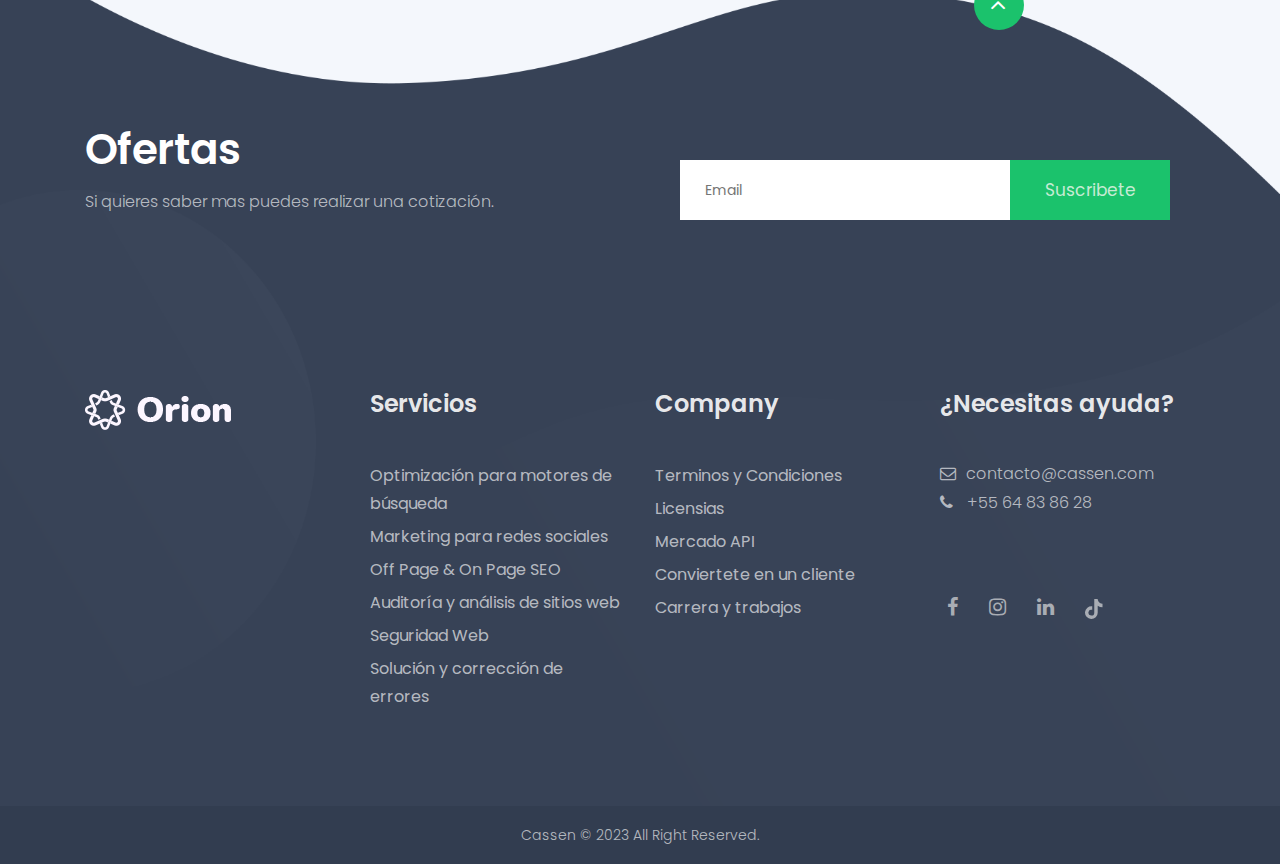
<file: LndWebEcommerce/agradecimientos.html>
<!DOCTYPE html>
<html lang="zxx">

<head>
    <!--- Basic Page Needs  -->
    <meta charset="utf-8">
    <title>CASSENmx - WebeCommerce</title>
    <meta name="description" content="">
    <meta name="author" content="">
    <meta name="keywords" content="">
    <meta http-equiv="X-UA-Compatible" content="IE=edge">
    <!-- Mobile Specific Meta  -->
    <meta name="viewport" content="width=device-width, initial-scale=1, maximum-scale=1">
    <!-- Google Fonts -->
    <link href="https://fonts.googleapis.com/css?family=Poppins:100,100i,200,200i,300,300i,400,400i,500,500i,600,600i,700,700i,800,800i,900,900i" rel="stylesheet">
	<!--Favicon for this site -->
	<link rel="icon" href="assets/img/favicon.png">	
    <!-- CSS -->
    <!-- Bootstrap CSS -->
    <link rel="stylesheet" href="assets/css/bootstrap.min.css">
    <!-- Jquery ui CSS -->
    <link rel="stylesheet" href="assets/css/jquery-ui.css">
    <!-- Font Awesome CSS -->
    <link rel="stylesheet" href="assets/css/font-awesome.min.css">
    <!-- Owl Carousel CSS -->
    <link rel="stylesheet" href="assets/css/owl.carousel.min.css">
    <link rel="stylesheet" href="assets/css/owl.theme.default.min.css">
    <!-- Animate CSS -->
    <link rel="stylesheet" href="assets/css/animate.css">
    <link rel="stylesheet" href="assets/css/jquery.fancybox.min.css">
	<!-- Venobox CSS -->
	<link rel="stylesheet" href="assets/css/venobox.css">	
    <!-- Main StyleSheet CSS -->
    <link rel="stylesheet" href="assets/css/style.css">
    <!-- Responsive CSS -->
    <link rel="stylesheet" href="assets/css/responsive.css">
    <!-- HTML5 Shim and Respond.js IE8 support of HTML5 elements and media queries -->
    <!-- WARNING: Respond.js doesn't work if you view the page via file:// -->
    <!--[if lt IE 9]>
        <script src="https://oss.maxcdn.com/libs/html5shiv/3.7.0/html5shiv.js"></script>
        <script src="https://oss.maxcdn.com/libs/respond.js/1.4.2/respond.min.js"></script>
        <![endif]-->

        <!-- Google tag (gtag.js) -->
<script async src="https://www.googletagmanager.com/gtag/js?id=G-XXV4LMK7ED"></script>
<script>
    window.dataLayer = window.dataLayer || [];
    function gtag(){dataLayer.push(arguments);}
    gtag('js', new Date());

    gtag('config', 'G-XXV4LMK7ED');
</script>
<link rel="stylesheet" href="assets/css/agradecimientos.css">
</head>

<body data-spy="scroll" data-target=".navbar-nav" data-offset="50">
    
	<!-- START PRELOADER -->
		<div class="preloader">
			<div class="spinner">
				<div class="double-bounce1"></div>
				<div class="double-bounce2"></div>
			</div>
		</div>
		<!-- END PRELOADER -->		

    <!-- Header Area -->
    <header class="header-area header1">
        <nav class="navbar navbar-expand-lg orion-nav">
            <div class="container">
                <a class="navbar-brand" href="#"><img src="assets/img/logo.png" alt="" class="logo" width="40%"></a>
                <button class="navbar-toggler" type="button" data-toggle="collapse" data-target="#navbarSupportedContent"
                    aria-controls="navbarSupportedContent" aria-expanded="false" aria-label="Toggle navigation">
                    <i class="fa fa-bars" aria-hidden="true"></i>
                </button>
                <div class="collapse navbar-collapse" id="navbarSupportedContent">
                    <ul class="navbar-nav ml-auto">
                        <li class="nav-item">
                            <a class="nav-link smoothscroll  gradientBorder" href="#hero">Inicio</a>
                        </li>
                                                                                   
                        <li class="nav-item">
                            <a class="nav-link smoothscroll gradientBorder" href="#features">Beneficios</a>
                        </li>
                        <li class="nav-item">
                            <a class="nav-link smoothscroll gradientBorder" href="#portfolio">Portafolio</a>
                        </li>
                        <li class="nav-item">
                            <a class="nav-link smoothscroll gradientBorder" href="#pricing">Paquetes</a>
                        </li>
                            
                        <li class="nav-item">
                            <a class="nav-link smoothscroll gradientBorder" href="#clients">Clientes</a>
                        </li>
                        <li class="nav-item">
                            <a class="nav-link smoothscroll get-app-now-btn " href="#contact">Contacto</a>
                        </li>
                    </ul>
                </div>
            </div>
        </nav>
    </header>
    <section id="hero" class="hero-area">
        <div class="container">
            <div class="hero-content">
                <div class="row">
                    <div class="col-md-6">
                        <div class="hero-text">
                            <h2>La solución perfecta para <span>Diseño web y Comercio electrónico</span></h2>
                            <p>Transforma tu visión en realidad digital: diseño web que cautiva, páginas que convierten.</p>
                        </div>
                    </div>
                    <div class="col-md-6">
                        <div class="hero-img">
                            <img src="assets/img/section-img/slider-img.png" alt="">
                        </div>
                    </div>
                </div>
            </div>
        </div>
    </section>
    <section class="welcome-area">
		<div class="container">
			<div class="row">
				<div class="col-md-12 col-sm-12 col-xs-12 text-center">
					<div class="hero-text">
						<h1>Gracias por contactarnos.</h1>
						<h3>En un momento uno de nuestros asesores se contactara con usted.</h3>
                        <div id="delayMsg" class="back-home">
                            <!--<input type="button" onclick="delayRedirect()" value="Ir al sitio principal"/> -->
                            <a class="btn" onclick="delayRedirect()">Ir a CassenMx</a>
                        </div>
					</div>
				</div>
			</div>
		</div>
	</section>
	
    <!-- Footer Area -->
    <footer id="footer" class="footer-area">
        <div class="newsletter-area">
            <div class="container">
                <div class="row">
                    <div class="col-md-6">
                        <div class="nl-title">
                            <h3>Ofertas</h3>
                            <p>Si quieres saber mas puedes realizar una cotización.</p>
                        </div>
                    </div>
                    <div class="col-md-6">
                        <div class="nl-fom">
                            <form class="nlf">
                                <input type="email" name="nlemail" id="nlemail" placeholder="Email">
                                <button type="submit" class="nl-btn">Suscribete</button>
                            </form>
                        </div>
                    </div>
                </div>
            </div>
            <div class="scroll-top">
                <a href="#hero" class="scrl-top-btn smoothscroll"><i class="fa fa-angle-up" aria-hidden="true"></i></a>
            </div>
        </div>
        <div class="footer-widget-area">
            <div class="container">
                <div class="row">
                    <div class="col-md-3">
                        <div class="footer-widget">
                            <div class="footer-logo">
                                <img src="assets/img/logo.png" alt="">
                            </div>
                        </div>
                    </div>
                    <div class="col-md-3">
                        <div class="footer-widget">
                            <h4>Servicios</h4>
                            <div class="footer-links">
                                <ul class="fl">
                                    <li><a href="#">Optimización para motores de búsqueda</a></li>
                                    <li><a href="#">Marketing para redes sociales</a></li>
                                    <li><a href="#">Off Page & On Page SEO</a></li>
                                    <li><a href="#">Auditoría y análisis de sitios web</a></li>
                                    <li><a href="#">Seguridad Web</a></li>
                                    <li><a href="#">Solución y corrección de errores</a></li>
                                </ul>
                            </div>
                        </div>
                    </div>
                    <div class="col-md-3">
                        <div class="footer-widget">
                            <h4>Company</h4>
                            <div class="footer-links">
                                <ul class="fl">
                                    <li><a href="#">Terminos y Condiciones</a></li>
                                    <li><a href="#">Licensias</a></li>
                                    <li><a href="#">Mercado API</a></li>
                                    <li><a href="#">Conviertete en un cliente</a></li>
                                    <li><a href="#">Carrera y trabajos</a></li>
                                </ul>
                            </div>
                        </div>
                    </div>
                    <div class="col-md-3">
                        <div class="footer-widget">
                            <h4>¿Necesitas ayuda?</h4>
                            <div class="footer-links">
                                <ul class="fl">
                                    <li><i class="fa fa-envelope-o" aria-hidden="true"></i>contacto@cassen.com</li>
                                    <li><i class="fa fa-phone" aria-hidden="true"></i> +55 64 83 86 28</li>
                                </ul>
                                <ul class="footer-social">
                                    <li><a href="https://www.facebook.com/CASSENMX/" target="_blank"><i class="fa fa-facebook" aria-hidden="true"></i></a></li>
                                    <li><a href="https://www.instagram.com/cassenmx/" target="_blank"><i class="fa fa-instagram" aria-hidden="true"></i></a></li>
                                    <li><a href="https://mx.linkedin.com/company/cassenmx" target="_blank"><i class="fa fa-linkedin" aria-hidden="true"></i></a></li>
                                    <li><a href="https://www.tiktok.com/@cassenmx" target="_blank"><svg xmlns="http://www.w3.org/2000/svg" height="1em" viewBox="0 0 448 512"><!--! Font Awesome Free 6.4.2 by @fontawesome - https://fontawesome.com License - https://fontawesome.com/license (Commercial License) Copyright 2023 Fonticons, Inc. --><style>svg{fill:#a9adb4}</style><path d="M448,209.91a210.06,210.06,0,0,1-122.77-39.25V349.38A162.55,162.55,0,1,1,185,188.31V278.2a74.62,74.62,0,1,0,52.23,71.18V0l88,0a121.18,121.18,0,0,0,1.86,22.17h0A122.18,122.18,0,0,0,381,102.39a121.43,121.43,0,0,0,67,20.14Z"/></svg></a></li>
                                </ul>
                            </div>
                        </div>
                    </div>
                </div>
            </div>
        </div>
        <div class="copyright-text">
            <div class="container">
                <div class="row">
                    <div class="col-md-12">
                        <div class="cp-text">
                            <p>Cassen © 2023 All Right Reserved.</p>
                        </div>
                    </div>
                </div>
            </div>
        </div>
    </footer>
    <!-- /Footer Area -->
	
	
    <!-- Scripts -->
    <!-- jQuery Plugin -->
    <script src="assets/js/jquery-3.2.0.min.js"></script>
    <!-- Bootstrap JS -->
    <script src="assets/js/bootstrap.min.js"></script>
	<!-- jquery-ui.js Plugin -->
    <script src="assets/js/jquery-ui.js"></script>
    <!-- Owl Carousel Plugin -->
    <script src="assets/js/owl.carousel.min.js"></script>
    <!-- Shuffle JS -->
    <script src="assets/js/shuffle.min.js"></script>
    <script src="assets/js/jquery.fancybox.min.js"></script>
	<!-- Venobox JS -->	
	<script src="assets/js/venobox.min.js"></script>	
	<!-- mixitup JS -->		
	<script src="assets/js/jquery.mixitup.js"></script>		
    <!-- Main Counterup Plugin-->
    <script src="assets/js/jquery.counterup.min.js"></script>
    <script src="assets/js/jquery.scrollUp.js"></script>
    <script src="assets/js/jquery.waypoints.min.js"></script>
   
   
   
    <!-- Main Script -->
    <script src="assets/js/theme.js"></script>
    <script>
        function delayRedirect(){
    document.getElementById('delayMsg').innerHTML = 'Por favor espere esta siendo redirigido al sitio princial <span id="countDown">5</span> segundos....';
    var count = 5;
    setInterval(function(){
        count--;
        document.getElementById('countDown').innerHTML = count;
        if (count == 0) {
            window.location = 'https://www.cassen.mx/'; 
        }
    },1000);
}
    </script>
   
</body>
</html>
</file>
<file: LndMkt/assets/css/venobox.css>
/* ------ venobox.css --------*/
.vbox-overlay *, .vbox-overlay *:before, .vbox-overlay *:after{
    -webkit-backface-visibility: hidden;
    -webkit-box-sizing:border-box;
    -moz-box-sizing:border-box;
    box-sizing:border-box;

}
.vbox-overlay{
    display: -webkit-flex;
    display: flex;
    -webkit-flex-direction: column;
    flex-direction: column;
    -webkit-justify-content: center;
    justify-content: center;
    -webkit-align-items: center;
    align-items: center;
    position: fixed;
    left: 0;
    top: 0;
    bottom: 0;
    right: 0;
    z-index: 1040;
    -webkit-transform:translateZ(1000px);
    transform: translateZ(1000px);
    transform-style: preserve-3d;
}

/* ----- navigation ----- */
.vbox-title{
    width: 100%;
    height: 40px;
    float: left;
    text-align: center;
    line-height: 28px;
    font-size: 12px;
    padding: 6px 40px;
    overflow: hidden;
    position: fixed;
    display: none;
    left: 0;
    z-index: 1050;
}
.vbox-close{
    cursor: pointer;
    position: fixed;
    top: -1px;
    right: 0;
    width: 50px;
    height: 40px;
    padding: 6px;
    display: block;
    background-position:10px center;
    overflow: hidden;
    font-size: 24px;
    line-height: 1;
    text-align: center;
    z-index: 1050;
}
.vbox-num{
    cursor: pointer;
    position: fixed;
    left: 0;
    height: 40px;
    display: block;
    overflow: hidden;
    line-height: 28px;
    font-size: 12px;
    padding: 6px 10px;
    display: none;
    z-index: 1050;
}
/* ----- navigation ARROWS ----- */
.vbox-next, .vbox-prev{
    position: fixed;
    top: 50%;
    margin-top: -15px;
    overflow: hidden;
    cursor: pointer;
    display: block;
    width: 45px;
    height: 45px;
    z-index: 1050;
}
.vbox-next span, .vbox-prev span{
    position: relative;
    width: 20px;
    height: 20px;
    border: 2px solid transparent;
    border-top-color: #B6B6B6;
    border-right-color: #B6B6B6;
    text-indent: -100px;
    position: absolute;
    top: 8px;
    display: block;
}
.vbox-prev{
    left: 15px;
}
.vbox-next{
    right: 15px;
}
.vbox-prev span{
    left: 10px;
    -ms-transform: rotate(-135deg);
    -webkit-transform: rotate(-135deg);
    transform: rotate(-135deg);
}
.vbox-next span{
    -ms-transform: rotate(45deg);
    -webkit-transform: rotate(45deg);
    transform: rotate(45deg);
    right: 10px;
}
/* ------- inline window ------ */
.vbox-inline{
    width: 420px;
    height: 315px;
    height: 70vh;
    padding: 10px;
    background: #fff;
    margin: 0 auto;
    overflow: auto;
    text-align: left;
}
/* ------- Video & iFrames window ------ */
.venoframe{
    max-width: 100%;
    width: 100%;
    border: none;
    width: 100%;
    height: 260px;
    height: 70vh;
}
.venoframe.vbvid{
    height: 260px;
}
@media (min-width: 768px) {
    .venoframe, .vbox-inline{
        width: 90%;
        height: 360px;
        height: 70vh;
    }
    .venoframe.vbvid{
        width: 640px;
        height: 360px;
    }
}
@media (min-width: 992px) {
    .venoframe, .vbox-inline{
        max-width: 1200px;
        width: 80%;
        height: 540px;
        height: 70vh;
    }
    .venoframe.vbvid{
        width: 960px;
        height: 540px;
    }
}
/* 
Please do NOT edit this part! 
or at least read this note: http://i.imgur.com/7C0ws9e.gif
*/
.vbox-open{
    overflow: hidden;
}
.vbox-container{
    position: absolute;
    left: 0;
    right: 0;
    top: 0;
    bottom: 0;
    overflow-x: hidden;
    overflow-y: scroll;
    overflow-scrolling: touch;
    -webkit-overflow-scrolling: touch;
    z-index: 20;
    max-height: 100%;

}

.vbox-content{
    text-align: center;
    float: left;
    width: 100%;
    position: relative;
    overflow: hidden;
    padding: 20px 10px;
}
.vbox-container img{
    max-width: 100%;
    height: auto;
}
.figlio{
    box-shadow: 0 0 12px rgba(0,0,0,0.19), 0 6px 6px rgba(0,0,0,0.23);
    max-width: 100%;
    text-align: initial;
}
img.figlio{
    -webkit-user-select: none;
-khtml-user-select: none;
-moz-user-select: none;
-o-user-select: none;
user-select: none;
}
.vbox-content.swipe-left{
    margin-left: -200px !important;
}
.vbox-content.swipe-right{
    margin-left: 200px !important;
}
.animated{
    webkit-transition: margin 300ms ease-out;
    transition: margin 300ms ease-out;
}
.animate-in{
    opacity: 1;
}
.animate-out{
    opacity: 0;
}
/* ---------- preloader ----------
 * SPINKIT 
 * http://tobiasahlin.com/spinkit/
-------------------------------- */
.sk-double-bounce,.sk-rotating-plane{width:40px;height:40px;margin:40px auto}.sk-rotating-plane{background-color:#333;-webkit-animation:sk-rotatePlane 1.2s infinite ease-in-out;animation:sk-rotatePlane 1.2s infinite ease-in-out}@-webkit-keyframes sk-rotatePlane{0%{-webkit-transform:perspective(120px) rotateX(0) rotateY(0);transform:perspective(120px) rotateX(0) rotateY(0)}50%{-webkit-transform:perspective(120px) rotateX(-180.1deg) rotateY(0);transform:perspective(120px) rotateX(-180.1deg) rotateY(0)}100%{-webkit-transform:perspective(120px) rotateX(-180deg) rotateY(-179.9deg);transform:perspective(120px) rotateX(-180deg) rotateY(-179.9deg)}}@keyframes sk-rotatePlane{0%{-webkit-transform:perspective(120px) rotateX(0) rotateY(0);transform:perspective(120px) rotateX(0) rotateY(0)}50%{-webkit-transform:perspective(120px) rotateX(-180.1deg) rotateY(0);transform:perspective(120px) rotateX(-180.1deg) rotateY(0)}100%{-webkit-transform:perspective(120px) rotateX(-180deg) rotateY(-179.9deg);transform:perspective(120px) rotateX(-180deg) rotateY(-179.9deg)}}.sk-double-bounce{position:relative}.sk-double-bounce .sk-child{width:100%;height:100%;border-radius:50%;background-color:#333;opacity:.6;position:absolute;top:0;left:0;-webkit-animation:sk-doubleBounce 2s infinite ease-in-out;animation:sk-doubleBounce 2s infinite ease-in-out}.sk-chasing-dots .sk-child,.sk-spinner-pulse,.sk-three-bounce .sk-child{background-color:#333;border-radius:100%}.sk-double-bounce .sk-double-bounce2{-webkit-animation-delay:-1s;animation-delay:-1s}@-webkit-keyframes sk-doubleBounce{0%,100%{-webkit-transform:scale(0);transform:scale(0)}50%{-webkit-transform:scale(1);transform:scale(1)}}@keyframes sk-doubleBounce{0%,100%{-webkit-transform:scale(0);transform:scale(0)}50%{-webkit-transform:scale(1);transform:scale(1)}}.sk-wave{margin:40px auto;width:50px;height:40px;text-align:center;font-size:10px}.sk-wave .sk-rect{background-color:#333;height:100%;width:6px;display:inline-block;-webkit-animation:sk-waveStretchDelay 1.2s infinite ease-in-out;animation:sk-waveStretchDelay 1.2s infinite ease-in-out}.sk-wave .sk-rect1{-webkit-animation-delay:-1.2s;animation-delay:-1.2s}.sk-wave .sk-rect2{-webkit-animation-delay:-1.1s;animation-delay:-1.1s}.sk-wave .sk-rect3{-webkit-animation-delay:-1s;animation-delay:-1s}.sk-wave .sk-rect4{-webkit-animation-delay:-.9s;animation-delay:-.9s}.sk-wave .sk-rect5{-webkit-animation-delay:-.8s;animation-delay:-.8s}@-webkit-keyframes sk-waveStretchDelay{0%,100%,40%{-webkit-transform:scaleY(.4);transform:scaleY(.4)}20%{-webkit-transform:scaleY(1);transform:scaleY(1)}}@keyframes sk-waveStretchDelay{0%,100%,40%{-webkit-transform:scaleY(.4);transform:scaleY(.4)}20%{-webkit-transform:scaleY(1);transform:scaleY(1)}}.sk-wandering-cubes{margin:40px auto;width:40px;height:40px;position:relative}.sk-wandering-cubes .sk-cube{background-color:#333;width:10px;height:10px;position:absolute;top:0;left:0;-webkit-animation:sk-wanderingCube 1.8s ease-in-out -1.8s infinite both;animation:sk-wanderingCube 1.8s ease-in-out -1.8s infinite both}.sk-chasing-dots,.sk-spinner-pulse{width:40px;height:40px;margin:40px auto}.sk-wandering-cubes .sk-cube2{-webkit-animation-delay:-.9s;animation-delay:-.9s}@-webkit-keyframes sk-wanderingCube{0%{-webkit-transform:rotate(0);transform:rotate(0)}25%{-webkit-transform:translateX(30px) rotate(-90deg) scale(.5);transform:translateX(30px) rotate(-90deg) scale(.5)}50%{-webkit-transform:translateX(30px) translateY(30px) rotate(-179deg);transform:translateX(30px) translateY(30px) rotate(-179deg)}50.1%{-webkit-transform:translateX(30px) translateY(30px) rotate(-180deg);transform:translateX(30px) translateY(30px) rotate(-180deg)}75%{-webkit-transform:translateX(0) translateY(30px) rotate(-270deg) scale(.5);transform:translateX(0) translateY(30px) rotate(-270deg) scale(.5)}100%{-webkit-transform:rotate(-360deg);transform:rotate(-360deg)}}@keyframes sk-wanderingCube{0%{-webkit-transform:rotate(0);transform:rotate(0)}25%{-webkit-transform:translateX(30px) rotate(-90deg) scale(.5);transform:translateX(30px) rotate(-90deg) scale(.5)}50%{-webkit-transform:translateX(30px) translateY(30px) rotate(-179deg);transform:translateX(30px) translateY(30px) rotate(-179deg)}50.1%{-webkit-transform:translateX(30px) translateY(30px) rotate(-180deg);transform:translateX(30px) translateY(30px) rotate(-180deg)}75%{-webkit-transform:translateX(0) translateY(30px) rotate(-270deg) scale(.5);transform:translateX(0) translateY(30px) rotate(-270deg) scale(.5)}100%{-webkit-transform:rotate(-360deg);transform:rotate(-360deg)}}.sk-spinner-pulse{-webkit-animation:sk-pulseScaleOut 1s infinite ease-in-out;animation:sk-pulseScaleOut 1s infinite ease-in-out}@-webkit-keyframes sk-pulseScaleOut{0%{-webkit-transform:scale(0);transform:scale(0)}100%{-webkit-transform:scale(1);transform:scale(1);opacity:0}}@keyframes sk-pulseScaleOut{0%{-webkit-transform:scale(0);transform:scale(0)}100%{-webkit-transform:scale(1);transform:scale(1);opacity:0}}.sk-chasing-dots{position:relative;text-align:center;-webkit-animation:sk-chasingDotsRotate 2s infinite linear;animation:sk-chasingDotsRotate 2s infinite linear}.sk-chasing-dots .sk-child{width:60%;height:60%;display:inline-block;position:absolute;top:0;-webkit-animation:sk-chasingDotsBounce 2s infinite ease-in-out;animation:sk-chasingDotsBounce 2s infinite ease-in-out}.sk-chasing-dots .sk-dot2{top:auto;bottom:0;-webkit-animation-delay:-1s;animation-delay:-1s}@-webkit-keyframes sk-chasingDotsRotate{100%{-webkit-transform:rotate(360deg);transform:rotate(360deg)}}@keyframes sk-chasingDotsRotate{100%{-webkit-transform:rotate(360deg);transform:rotate(360deg)}}@-webkit-keyframes sk-chasingDotsBounce{0%,100%{-webkit-transform:scale(0);transform:scale(0)}50%{-webkit-transform:scale(1);transform:scale(1)}}@keyframes sk-chasingDotsBounce{0%,100%{-webkit-transform:scale(0);transform:scale(0)}50%{-webkit-transform:scale(1);transform:scale(1)}}.sk-three-bounce{margin:40px auto;width:80px;text-align:center}.sk-three-bounce .sk-child{width:20px;height:20px;display:inline-block;-webkit-animation:sk-three-bounce 1.4s ease-in-out 0s infinite both;animation:sk-three-bounce 1.4s ease-in-out 0s infinite both}.sk-circle .sk-child:before,.sk-fading-circle .sk-circle:before{display:block;border-radius:100%;content:'';background-color:#333}.sk-three-bounce .sk-bounce1{-webkit-animation-delay:-.32s;animation-delay:-.32s}.sk-three-bounce .sk-bounce2{-webkit-animation-delay:-.16s;animation-delay:-.16s}@-webkit-keyframes sk-three-bounce{0%,100%,80%{-webkit-transform:scale(0);transform:scale(0)}40%{-webkit-transform:scale(1);transform:scale(1)}}@keyframes sk-three-bounce{0%,100%,80%{-webkit-transform:scale(0);transform:scale(0)}40%{-webkit-transform:scale(1);transform:scale(1)}}.sk-circle{margin:40px auto;width:40px;height:40px;position:relative}.sk-circle .sk-child{width:100%;height:100%;position:absolute;left:0;top:0}.sk-circle .sk-child:before{margin:0 auto;width:15%;height:15%;-webkit-animation:sk-circleBounceDelay 1.2s infinite ease-in-out both;animation:sk-circleBounceDelay 1.2s infinite ease-in-out both}.sk-circle .sk-circle2{-webkit-transform:rotate(30deg);-ms-transform:rotate(30deg);transform:rotate(30deg)}.sk-circle .sk-circle3{-webkit-transform:rotate(60deg);-ms-transform:rotate(60deg);transform:rotate(60deg)}.sk-circle .sk-circle4{-webkit-transform:rotate(90deg);-ms-transform:rotate(90deg);transform:rotate(90deg)}.sk-circle .sk-circle5{-webkit-transform:rotate(120deg);-ms-transform:rotate(120deg);transform:rotate(120deg)}.sk-circle .sk-circle6{-webkit-transform:rotate(150deg);-ms-transform:rotate(150deg);transform:rotate(150deg)}.sk-circle .sk-circle7{-webkit-transform:rotate(180deg);-ms-transform:rotate(180deg);transform:rotate(180deg)}.sk-circle .sk-circle8{-webkit-transform:rotate(210deg);-ms-transform:rotate(210deg);transform:rotate(210deg)}.sk-circle .sk-circle9{-webkit-transform:rotate(240deg);-ms-transform:rotate(240deg);transform:rotate(240deg)}.sk-circle .sk-circle10{-webkit-transform:rotate(270deg);-ms-transform:rotate(270deg);transform:rotate(270deg)}.sk-circle .sk-circle11{-webkit-transform:rotate(300deg);-ms-transform:rotate(300deg);transform:rotate(300deg)}.sk-circle .sk-circle12{-webkit-transform:rotate(330deg);-ms-transform:rotate(330deg);transform:rotate(330deg)}.sk-circle .sk-circle2:before{-webkit-animation-delay:-1.1s;animation-delay:-1.1s}.sk-circle .sk-circle3:before{-webkit-animation-delay:-1s;animation-delay:-1s}.sk-circle .sk-circle4:before{-webkit-animation-delay:-.9s;animation-delay:-.9s}.sk-circle .sk-circle5:before{-webkit-animation-delay:-.8s;animation-delay:-.8s}.sk-circle .sk-circle6:before{-webkit-animation-delay:-.7s;animation-delay:-.7s}.sk-circle .sk-circle7:before{-webkit-animation-delay:-.6s;animation-delay:-.6s}.sk-circle .sk-circle8:before{-webkit-animation-delay:-.5s;animation-delay:-.5s}.sk-circle .sk-circle9:before{-webkit-animation-delay:-.4s;animation-delay:-.4s}.sk-circle .sk-circle10:before{-webkit-animation-delay:-.3s;animation-delay:-.3s}.sk-circle .sk-circle11:before{-webkit-animation-delay:-.2s;animation-delay:-.2s}.sk-circle .sk-circle12:before{-webkit-animation-delay:-.1s;animation-delay:-.1s}@-webkit-keyframes sk-circleBounceDelay{0%,100%,80%{-webkit-transform:scale(0);transform:scale(0)}40%{-webkit-transform:scale(1);transform:scale(1)}}@keyframes sk-circleBounceDelay{0%,100%,80%{-webkit-transform:scale(0);transform:scale(0)}40%{-webkit-transform:scale(1);transform:scale(1)}}.sk-cube-grid{width:40px;height:40px;margin:40px auto}.sk-cube-grid .sk-cube{width:33.33%;height:33.33%;background-color:#333;float:left;-webkit-animation:sk-cubeGridScaleDelay 1.3s infinite ease-in-out;animation:sk-cubeGridScaleDelay 1.3s infinite ease-in-out}.sk-cube-grid .sk-cube1{-webkit-animation-delay:.2s;animation-delay:.2s}.sk-cube-grid .sk-cube2{-webkit-animation-delay:.3s;animation-delay:.3s}.sk-cube-grid .sk-cube3{-webkit-animation-delay:.4s;animation-delay:.4s}.sk-cube-grid .sk-cube4{-webkit-animation-delay:.1s;animation-delay:.1s}.sk-cube-grid .sk-cube5{-webkit-animation-delay:.2s;animation-delay:.2s}.sk-cube-grid .sk-cube6{-webkit-animation-delay:.3s;animation-delay:.3s}.sk-cube-grid .sk-cube7{-webkit-animation-delay:0ms;animation-delay:0ms}.sk-cube-grid .sk-cube8{-webkit-animation-delay:.1s;animation-delay:.1s}.sk-cube-grid .sk-cube9{-webkit-animation-delay:.2s;animation-delay:.2s}@-webkit-keyframes sk-cubeGridScaleDelay{0%,100%,70%{-webkit-transform:scale3D(1,1,1);transform:scale3D(1,1,1)}35%{-webkit-transform:scale3D(0,0,1);transform:scale3D(0,0,1)}}@keyframes sk-cubeGridScaleDelay{0%,100%,70%{-webkit-transform:scale3D(1,1,1);transform:scale3D(1,1,1)}35%{-webkit-transform:scale3D(0,0,1);transform:scale3D(0,0,1)}}.sk-fading-circle{margin:40px auto;width:40px;height:40px;position:relative}.sk-fading-circle .sk-circle{width:100%;height:100%;position:absolute;left:0;top:0}.sk-fading-circle .sk-circle:before{margin:0 auto;width:15%;height:15%;-webkit-animation:sk-circleFadeDelay 1.2s infinite ease-in-out both;animation:sk-circleFadeDelay 1.2s infinite ease-in-out both}.sk-fading-circle .sk-circle2{-webkit-transform:rotate(30deg);-ms-transform:rotate(30deg);transform:rotate(30deg)}.sk-fading-circle .sk-circle3{-webkit-transform:rotate(60deg);-ms-transform:rotate(60deg);transform:rotate(60deg)}.sk-fading-circle .sk-circle4{-webkit-transform:rotate(90deg);-ms-transform:rotate(90deg);transform:rotate(90deg)}.sk-fading-circle .sk-circle5{-webkit-transform:rotate(120deg);-ms-transform:rotate(120deg);transform:rotate(120deg)}.sk-fading-circle .sk-circle6{-webkit-transform:rotate(150deg);-ms-transform:rotate(150deg);transform:rotate(150deg)}.sk-fading-circle .sk-circle7{-webkit-transform:rotate(180deg);-ms-transform:rotate(180deg);transform:rotate(180deg)}.sk-fading-circle .sk-circle8{-webkit-transform:rotate(210deg);-ms-transform:rotate(210deg);transform:rotate(210deg)}.sk-fading-circle .sk-circle9{-webkit-transform:rotate(240deg);-ms-transform:rotate(240deg);transform:rotate(240deg)}.sk-fading-circle .sk-circle10{-webkit-transform:rotate(270deg);-ms-transform:rotate(270deg);transform:rotate(270deg)}.sk-fading-circle .sk-circle11{-webkit-transform:rotate(300deg);-ms-transform:rotate(300deg);transform:rotate(300deg)}.sk-fading-circle .sk-circle12{-webkit-transform:rotate(330deg);-ms-transform:rotate(330deg);transform:rotate(330deg)}.sk-fading-circle .sk-circle2:before{-webkit-animation-delay:-1.1s;animation-delay:-1.1s}.sk-fading-circle .sk-circle3:before{-webkit-animation-delay:-1s;animation-delay:-1s}.sk-fading-circle .sk-circle4:before{-webkit-animation-delay:-.9s;animation-delay:-.9s}.sk-fading-circle .sk-circle5:before{-webkit-animation-delay:-.8s;animation-delay:-.8s}.sk-fading-circle .sk-circle6:before{-webkit-animation-delay:-.7s;animation-delay:-.7s}.sk-fading-circle .sk-circle7:before{-webkit-animation-delay:-.6s;animation-delay:-.6s}.sk-fading-circle .sk-circle8:before{-webkit-animation-delay:-.5s;animation-delay:-.5s}.sk-fading-circle .sk-circle9:before{-webkit-animation-delay:-.4s;animation-delay:-.4s}.sk-fading-circle .sk-circle10:before{-webkit-animation-delay:-.3s;animation-delay:-.3s}.sk-fading-circle .sk-circle11:before{-webkit-animation-delay:-.2s;animation-delay:-.2s}.sk-fading-circle .sk-circle12:before{-webkit-animation-delay:-.1s;animation-delay:-.1s}@-webkit-keyframes sk-circleFadeDelay{0%,100%,39%{opacity:0}40%{opacity:1}}@keyframes sk-circleFadeDelay{0%,100%,39%{opacity:0}40%{opacity:1}}.sk-folding-cube{margin:40px auto;width:40px;height:40px;position:relative;-webkit-transform:rotateZ(45deg);transform:rotateZ(45deg)}.sk-folding-cube .sk-cube{float:left;width:50%;height:50%;position:relative;-webkit-transform:scale(1.1);-ms-transform:scale(1.1);transform:scale(1.1)}.sk-folding-cube .sk-cube:before{content:'';position:absolute;top:0;left:0;width:100%;height:100%;background-color:#333;-webkit-animation:sk-foldCubeAngle 2.4s infinite linear both;animation:sk-foldCubeAngle 2.4s infinite linear both;-webkit-transform-origin:100% 100%;-ms-transform-origin:100% 100%;transform-origin:100% 100%}.sk-folding-cube .sk-cube2{-webkit-transform:scale(1.1) rotateZ(90deg);transform:scale(1.1) rotateZ(90deg)}.sk-folding-cube .sk-cube3{-webkit-transform:scale(1.1) rotateZ(180deg);transform:scale(1.1) rotateZ(180deg)}.sk-folding-cube .sk-cube4{-webkit-transform:scale(1.1) rotateZ(270deg);transform:scale(1.1) rotateZ(270deg)}.sk-folding-cube .sk-cube2:before{-webkit-animation-delay:.3s;animation-delay:.3s}.sk-folding-cube .sk-cube3:before{-webkit-animation-delay:.6s;animation-delay:.6s}.sk-folding-cube .sk-cube4:before{-webkit-animation-delay:.9s;animation-delay:.9s}@-webkit-keyframes sk-foldCubeAngle{0%,10%{-webkit-transform:perspective(140px) rotateX(-180deg);transform:perspective(140px) rotateX(-180deg);opacity:0}25%,75%{-webkit-transform:perspective(140px) rotateX(0);transform:perspective(140px) rotateX(0);opacity:1}100%,90%{-webkit-transform:perspective(140px) rotateY(180deg);transform:perspective(140px) rotateY(180deg);opacity:0}}@keyframes sk-foldCubeAngle{0%,10%{-webkit-transform:perspective(140px) rotateX(-180deg);transform:perspective(140px) rotateX(-180deg);opacity:0}25%,75%{-webkit-transform:perspective(140px) rotateX(0);transform:perspective(140px) rotateX(0);opacity:1}100%,90%{-webkit-transform:perspective(140px) rotateY(180deg);transform:perspective(140px) rotateY(180deg);opacity:0}}
</file>
<file: LndMkt/assets/css/style.css>
/*
Author       : Juel_bd
Template Name: Orion - One Page Agency HTML Template
Version      : 1.0
*/

/*=============================================================

	CSS INDEX
  
    01. Theme default CSS
    02. Header CSS
    03. Hero CSS
    04. Features CSS
    05. Watch Video CSS
    06. Team CSS
    07. Portfolio CSS
    08. Pricing CSS
    09. Funfact CSS
    10. Testimonial CSS
    11. How We Work CSS
    12. Blog CSS
    13. Clients CSS
    14. Contact CSS
    15. Footer CSS
	
=============================================================*/


/*----------------------------------------*/
/*  1. Theme default CSS
/*----------------------------------------*/

.clear {
    clear: both
}

::-moz-selection {
    background: #00b0ff;
    color: #fff;
    text-shadow: none;
}

::selection {
    background: #00b0ff;
    color: #fff;
    text-shadow: none;
}

.no-mar {
    margin: 0!important;
}

.no-pad {
    padding: 0!important;
}

/*START PRELOADER DESIGN*/
.preloader {
	background:#5a5cf0;
    bottom: 0;
    left: 0;
    position: fixed;
    right: 0;
    top: 0;
    z-index: 99999;	
}
.spinner {
	width: 50px;
	height: 50px;
	position: absolute;
	top: 50%;
	left: 50%;
	margin: -25px 0 0 -25px;
	font-size: 10px;
	text-indent: -12345px;
	z-index: 10000;
}

.double-bounce1, .double-bounce2 {
  width: 100%;
  height: 100%;
  border-radius: 50%;
  background:#fff;
  opacity: 0.6;
  position: absolute;
  top: 0;
  left: 0;
  
  -webkit-animation: sk-bounce 2.0s infinite ease-in-out;
  animation: sk-bounce 2.0s infinite ease-in-out;
}

.double-bounce2 {
  -webkit-animation-delay: -1.0s;
  animation-delay: -1.0s;
}

@-webkit-keyframes sk-bounce {
  0%, 100% { -webkit-transform: scale(0.0) }
  50% { -webkit-transform: scale(1.0) }
}

@keyframes sk-bounce {
  0%, 100% { 
    transform: scale(0.0);
    -webkit-transform: scale(0.0);
  } 50% { 
    transform: scale(1.0);
    -webkit-transform: scale(1.0);
  }
}

header.navbar-fixed-top {
    animation-duration: 0.8s;
    animation-name: fadeInDown;
    animation-timing-function: ease-in-out;
    box-shadow: 0 4px 12px -4px rgba(0, 0, 0, 0.75);
    left: 0;
    padding-top: 20px;
    position: fixed !important;
    right: 0;
    top: 0;
    width: 100%;
    z-index: 999;
}

.mar-bot-50 {
    margin-bottom: 50px;
}

.mar-bot-40 {
    margin-bottom: 40px;
}

.mar-bot-35 {
    margin-bottom: 35px;
}

.mar-bot-30 {
    margin-bottom: 30px;
}

.mar-top-30 {
    margin-top: 30px;
}

.mar-top-80 {
    margin-top: 80px;
}

.mar-top-80 {
    margin-top: 80px;
}

.mar-top-55 {
    margin-top: 55px;
}

.mar-top-108 {
    margin-top: 108px;
}

.text-left {
    text-align: left;
}

.text-center {
    text-align: center;
}

.text-right {
    text-align: right;
}

*,
*:before,
*:after {
    -moz-box-sizing: border-box;
    -webkit-box-sizing: border-box;
    box-sizing: border-box;
}

*:focus {
    outline: 0;
}

html {
    font-size: 62.5%;
    -webkit-font-smoothing: antialiased;
}

body {
    background: #fff;
    font-weight: normal;
    font-size: 15px;
    letter-spacing: 1.5px;
    color: #666;
    line-height: 30px;
    -webkit-font-smoothing: antialiased;
    /* Fix for webkit rendering */
    -webkit-text-size-adjust: 100%;
}

img {
    max-width: 100%;
    height: auto;
}

button,
input,
textarea {
    letter-spacing: 1px;
}



/* 
Table Of Contents
=========================
- Default Typography
- Custom Typography
=========================
*/


/* 
--------------------------
- Default Typography
--------------------------
*/

body {
    font-family: 'Poppins', sans-serif;
}

h1,
h2,
h3,
h4,
h5,
h6 {
    margin: 0;
    font-family: 'Poppins', sans-serif;
    font-weight: 700;
    color: #000;
    letter-spacing: 1.5px;
}

h1 a,
h2 a,
h3 a,
h4 a,
h5 a,
h6 a {
    font-weight: inherit;
    font-family: 'Poppins', sans-serif;
}

h1 {
    font-size: 36px;
    line-height: 70px;
    letter-spacing: 1px;
    margin-bottom: 0px;
}

h2 {
    font-size: 22px;
    line-height: 24px;
    margin-bottom: 0px;
}

h3 {
    font-size: 24px;
    line-height: 30px;
    margin-bottom: 0px;
}

h4 {
    font-size: 20px;
    line-height: 27px;
}

h5 {
    font-size: 16px;
    line-height: 24px;
}

h6 {
    font-size: 14px;
    line-height: 24px;
}

p {
    font-family: 'Poppins', sans-serif;
    font-size: 14px;
    font-weight: normal;
    letter-spacing: 0;
    line-height: 28px;
    margin: 0;
}

p img {
    margin: 0;
}

span {
    font-family: 'Poppins', sans-serif;
}


/* em and strong */

em {
    font: 15px/30px;
}

strong,
b {
    font: 15px/30px;
}

small {
    font-size: 11px;
    line-height: inherit;
}


/*  blockquotes */

blockquote {
    border-left: 0 none;
    font-family: 'Poppins', sans-serif;
    margin: 10px 0;
    padding-left: 40px;
    position: relative;
}

blockquote::before {
    color: #4e5665;
    content: "";
    font-family: FontAwesome;
    font-size: 36px;
    left: 20px;
    line-height: 0;
    margin: 0;
    opacity: 0.5;
    position: absolute;
    top: 20px;
}

blockquote p {
    font-style: italic;
    padding: 0;
    font-size: 18px;
    line-height: 36px;
}

blockquote cite {
    display: block;
    font-size: 12px;
    font-style: normal;
    line-height: 18px;
}

blockquote cite:before {
    content: "\2014 \0020";
}

blockquote cite a,
blockquote cite a:visited {
    color: #8B9798;
    border: none
}

/* abbreviations */

abbr {
    color: #444;
    font-weight: 700;
    font-variant: small-caps;
    text-transform: lowercase;
    letter-spacing: .6px;
}

abbr:hover {
    cursor: help;
}

/* links */

a,
a:visited {
    text-decoration: none;
    font-family: 'Poppins', sans-serif;
    font-weight: normal;
    font-size: 12px;
    color: #111;
    transition: all 0.3s ease-in-out;
    -webkit-transition: all 0.3s ease-in-out;
    -moz-transition: all 0.3s ease-in-out;
    -o-transition: all 0.3s ease-in-out;
    outline: 0;
}

a:hover,
a:active {
    color: #00b0ff;
    text-decoration: none;
    outline: 0;
}

a:focus {
    text-decoration: none;
    outline: 0;
}

p a,
p a:visited {
    line-height: inherit;
    outline: 0;
}

a.active-page {
    color: #e6ae48!important;
}


/* list */

ul,
ol {
    margin-bottom: 0px;
    margin-top: 0px;
}

ul {
    margin: 0;
}

ol {
    list-style: decimal;
}

ol,
ul.square,
ul.circle,
ul.disc {
    margin-left: 0px;
}

ul.square {
    list-style: square outside;
}

ul.circle {
    list-style: circle outside;
}

ul.disc {
    list-style: disc outside;
}

ul ul,
ul ol,
ol ol,
ol ul {
    margin: 0;
}

ul ul li,
ul ol li,
ol ol li,
ol ul li {
    margin-bottom: 0px;
}

li {
    line-height: 18px;
    margin-bottom: 0px;
}

ul.large li {}

li p {}


/* definition list */

dl {
    margin: 12px 0;
}

dt {
    margin: 0;
    color: #11ABB0;
}

dd {
    margin: 0 0 0 20px;
}

button {}
a.rm-btn {
    background-color: #1bc26c;
    display: inline-block;
    padding: 12px 40px;
    border-radius: 25px;
    color: #fcf6ff;
    font-size: 16px;
    letter-spacing: 0px;
}


.section-title {
    position: relative;
    text-align: center;
    max-width: 767px;
    margin: 25px auto;
}

.section-title span {
    display: block;
    color: #1bc26c;
    font-size: 18px;
    letter-spacing: 0px;
    line-height: 30px;
	font-weight: 500;
}

.section-title h3 {
    font-size: 44px;
    letter-spacing: 0px;
    color: #12100e;
    font-weight: 600;
    margin: 15px auto;
    line-height: 50px;
}

.section-title p {
	font-size: 16px;
	line-height: 28px;
	color: #666;
	font-weight: 300;
	max-width: 75%;
	margin: 0 auto;
}
a.rm-btn:hover {
    -webkit-box-shadow: 0 10px 40px rgba(0, 0, 0, 0.05);
    -moz-box-shadow:0 10px 40px rgba(0, 0, 0, 0.05);
    box-shadow: 0 10px 40px rgba(0, 0, 0, 0.05);
}

.section-padding {
    padding: 80px 0px;
}
.st-left{margin-left: -0px !important;}
/*----------------------------------------*/
/*  2. Header CSS
/*----------------------------------------*/

.header-area {
    padding: 25px 0px;
    position: fixed;
    width: 100%;
    z-index: 9;
    top: 0;
}

.header1.navbar-fixed-top {
	background: #7163ee;
	
}
.orion-nav {}

.orion-nav a.navbar-brand {}

.orion-nav a.navbar-brand img.logo {}

.orion-nav ul.navbar-nav {}

.orion-nav ul.navbar-nav li.nav-item {
    position: relative;
    transition: .5s ease;
    margin: 5px 8px;
}


.orion-nav ul.navbar-nav li.nav-item.active {
    position: relative;
}

.orion-nav ul.navbar-nav li.nav-item a {
    position: relative;
    font-size: 16px;
    letter-spacing: 0px;
    color: #fcf6ff;
    display: block;
    padding: 10px 5px;
	transition: all 0.3s ease 0s;
}


.orion-nav ul.navbar-nav li.nav-item .get-app-now-btn {
    border: 2px solid #fff;
    border-radius: 25px;
    padding: 10px 30px;
    transition: all 0.3s ease 0s;
}

.orion-nav ul.navbar-nav li.nav-item .get-app-now-btn:hover {
    background-color: #1bc26c;
	border: 2px solid #1bc26c;
}

.gradientBorder {
    position: relative;
    overflow: hidden;
    padding-bottom: 2px;
    margin-bottom: -2px;
    cursor: pointer;
    color: #474E51;
}

.gradientBorder::before {
    position: absolute;
    z-index: -1;
    content: "";
    left: 0;
    bottom: 0;
    width: 100%;
    height: 2px;
    background: linear-gradient(to top right, #13f3b9, #5878F3);
    transition: transform .3s ease-in-out;
    transform: translateX(-101%);
}

.gradientBorder:hover::before {
    transform: translateX(0);
}

/*============== End Header CSS ==============*/




/*----------------------------------------*/
/*  3. Hero CSS
/*----------------------------------------*/
.hero-area{
    position: relative;
    background-image: url(../img/bg/hero.png);
    background-repeat: no-repeat;
    background-size: 100% 100%;
    padding: 120px 0px 80px;
}


.hero-content {
    position: relative;
    margin: 25px auto 80px;
    padding: 25px 0px 100px;
}

.hero-content .hero-text {
    position: relative;
    padding: 80px 0px;
}

.hero-content .hero-text h2 {
    color: #fcf6ff;
    font-size: 52px;
    line-height: 62px;
    font-weight: 500;
    letter-spacing: 0px;
}

.hero-content .hero-text span {
    font-weight: 700;
}

.hero-content .hero-text p {
    font-size: 16px;
    line-height: 26px;
    color: #f2f4f5;
    letter-spacing: 0px;
    margin: 25px auto;
}

a.hero-btn {
    background-color: #1bc26c;
    display: inline-block;
    padding: 12px 40px;
    border-radius: 25px;
    font-weight: 500;
}
a.hero-btn:hover {
    -webkit-box-shadow: 0 10px 40px rgba(0, 0, 0, 0.05);
    -moz-box-shadow: 0 10px 40px rgba(0, 0, 0, 0.05);
	box-shadow: 0 10px 40px rgba(0, 0, 0, 0.05);
}
.hero-content .hero-text a {
    color: #fcf6ff;
    font-size: 16px;
    letter-spacing: 0px;
}

.hero-content .hero-img {
    position: relative;
    text-align: center;
}
/*============== End Hero CSS ==============*/





/*----------------------------------------*/
/*  4. Features CSS
/*----------------------------------------*/
.features-area {
    position: relative;
}
.features-area:before {
    position: absolute;
    content: '';
    height: 1375px;
    width: 600px;
    background-image: url(../img/bg/bg-1.png);
    background-size: 100% 100%;
    left: 0;
    top: 0;
    z-index: -1;
}
.single-features {
    position: relative;
    max-width: 350px;
    margin: 25px auto;
    text-align: center;
    background-color: #f5f7fc;
    transition: .5s ease;
    border-top-left-radius: 65px;
    border-bottom-right-radius: 65px;
}
.single-features:hover {
    background-color: #fff;
    box-shadow: 0 10px 40px rgba(0, 0, 0, 0.05);
}
.single-features .sf-icon {
    position: relative;
    background-color: #000;
    padding: 35px 15px;
    border-top-left-radius: 65px;
    border-bottom-right-radius: 65px;
    transition: .5s ease;
}
.single-features .sf-icon:before {
    position: absolute;
    content: '';
    background-image: url(../img/bg/pricing-shape.png);
    height: 100%;
    width: 100%;
    background-size: 100% 100%;
    left: 0;
    top: 0;
}
.sf-1 .sf-icon {
    background-color: #0ecad4;
	opacity:0.7;
}
.sf-2 .sf-icon {
    background-color: #5d67f0;
	opacity:0.7;
}
.sf-3 .sf-icon {
    background-color: #0105de;
	opacity:0.7;
}
.sf-icon img,.sf-icon i {
    transition: .5s ease;
}
.single-features:hover .sf-icon img,
.single-features:hover .sf-icon i {
    transform: scaleX(-1);
}
.single-features .sf-text {
    position: relative;
    padding: 20px;
}

.single-features .sf-text h4 {
    color: #12100e;
    font-size: 28px;
    letter-spacing: 0px;
    font-weight: 600;
    line-height: 40px;
    margin: 15px auto;
}

.single-features .sf-text p {
    font-size: 16px;
    line-height: 26px;
    font-weight: 400;
}

.single-features .sf-text a.sf-btn {
    font-size: 16px;
    font-weight: 500;
    letter-spacing: 0px;
    background-color: #fff;
    padding: 12px 40px;
    border-radius: 25px;
    display: inline-block;
    margin: 15px auto;
}

.single-features:hover a.sf-btn {
    background-color: #1bc26c;
    color: #fff;
}

/*============== End Features CSS ==============*/




/*----------------------------------------*/
/*  5. Watch Video CSS
/*----------------------------------------*/
.watch-video {
    position: relative;
}

.watch-video .section-title {
    text-align: left;
}

.watch-video .section-text {
    position: relative;
}

.section-text p {
    font-size: 16px;
    line-height: 28px;
    color: #12100e;
    font-weight: 300;
    max-width: 700px;
    margin: 25px auto;
}

.watch-video .video-area {
    position: relative;
    text-align: center;
}

.va-play-btn {
    position: absolute;
    top: calc(50% - 30px);
    left: calc(50% - 30px);
    height: 60px;
    width: 60px;
    border-radius: 50%;
    text-align: center;
    padding-top: 5px;
    padding-left: 5px;
    cursor: pointer;
    background-color: rgba(255, 255, 255, 0);
    transition: .5s ease;
}

.va-play-btn i {
    font-size: 24px;
    color: #1bc26c;
}
.va-play-btn:hover {
    transform: scale(1.05);
}
.vidBox {
    position: relative;
    max-width: 767px;
    width: 100%;
}

.vidBox iframe {
    width: 100%;
    min-height: 280px;
    border: none;
}

.vidBox button.close {
    position: absolute;
    right: 5px;
    top: 2px;
    font-size: 25px;
    color: #F44336;
    opacity: 1;
}
.modal-open .modal {
    overflow-x: hidden;
    overflow-y: auto;
    padding-top: 10%;
}
/*============== End Watch Video CSS ==============*/





/*----------------------------------------*/
/*  6. Team CSS
/*----------------------------------------*/
.team-area {
    position: relative;
}

.team-area .section-title {
    margin-bottom: 60px;
}

.single-team {
    position: relative;
    max-width: 255px;
    margin-bottom: 25px;
    transition: .5s ease;
}

.single-team .st-img {
    position: relative;
}

.single-team .st-hover {
    position: absolute;
    height: 0%;
    width: 0%;
    top: 50%;
    left: 50%;
    background-image: -moz-linear-gradient( 31deg, rgb(14,202,212) 0%, rgb(54,153,226) 18%, rgb(93,103,240) 51%, rgb(47,54,231) 86%, rgb(1,5,222) 100%);
    background-image: -webkit-linear-gradient( 31deg, rgb(14,202,212) 0%, rgb(54,153,226) 18%, rgb(93,103,240) 51%, rgb(47,54,231) 86%, rgb(1,5,222) 100%);
    background-image: -ms-linear-gradient( 31deg, rgb(14,202,212) 0%, rgb(54,153,226) 18%, rgb(93,103,240) 51%, rgb(47,54,231) 86%, rgb(1,5,222) 100%);
    opacity: 0;
    overflow: hidden;
    transition: .5s ease;

}
.single-team:hover .st-hover {
    height: 100%;
    width: 100%;
    top: 0;
    left: 0;
    opacity: 0.8;
}
.single-team .st-social {
    position: relative;
    margin-top: 140px;
}
.single-team .st-social ul {
    position: relative;
    padding: 0px;
    list-style-type: none;
    text-align: center;
}
.single-team .st-social ul li {
    position: relative;
    display: inline-block;
}
.single-team .st-social ul li a {
    font-size: 20px;
    margin: 2px;
    display: block;
    color: #fff;
    letter-spacing: 0px;
}
.single-team .st-social ul li a i{}
.single-team .st-info {
    position: relative;
    background-color: #f5f7fc;
    padding: 15px;
    text-align: center;
}

.single-team .st-info h4 {
    font-size: 16px;
    letter-spacing: 0px;
    color: #12100e;
    font-weight: 600;
    line-height: 24px;
    transition: .5s ease;
}
.single-team:hover .st-info h4 {
    color: #1bc26c;
}
.single-team .st-info p {
    font-size: 14px;
    letter-spacing: 0px;
    color: #12100e;
    line-height: 20px;
}



.single-team:hover {
    box-shadow: 0px 12px 17.64px 0.36px rgba(1, 5, 222, 0.07);
}

.team-btn {
    position: relative;
    text-align: center;
    margin: 50px auto 80px;
}

/*============== End Team CSS ==============*/





/*----------------------------------------*/
/*  7. Portfolio CSS
/*----------------------------------------*/

.our_portfolio {
    position: relative;
    margin: 0 auto;
	padding-bottom:50px;
}
.our_portfolio .section-title {
    margin-bottom: 60px;
}
.mix{
	display: none;
}
.our_portfolio:before {
    position: absolute;
    content: '';
    height: 1375px;
    width: 600px;
    background-image: url(../img/bg/bg-2.png);
    background-size: 100% 100%;
    right: 0;
    top: 0;
    z-index: -1;
}
.portfolio_filter ul {
	list-style: none;
	margin-bottom: 60px;
}
@media only screen and (max-width:768px) { 
.portfolio_filter ul{width: 80%;}
}
.portfolio_filter ul li {
	font-weight: 500;
	text-transform: capitalize;
	display: inline-block;
	cursor: pointer;
	padding: 0px 15px;
	font-size: 16px;
	color: #252d35;
	transition: .5s;
	margin: 0 3px 0px;
	border-right: 2px solid #eee;
	letter-spacing: 0px;
}
.portfolio_filter ul li:last-child {
	border-right: 0px;
}
.portfolio_filter .active {
	color: #5a5cf0;
}
.box{
    position: relative;
    overflow: hidden;
    transition: all 0.3s;
}
.box:before{
    content: "";
    background:rgba(0,0,0,0.8);
    width: 100%;
    height: 100%;
    opacity: 0;
    position: absolute;
    top: 0;
    left: 0;
    z-index: 1;
    transition: all 0.3s ease 0s;
}
.box:hover:before{ opacity: 0.8; }
.box img{
    width: 100%;
    height: 100%;
    transition: all 0.3s ease 0s;
}
.box:hover img{ transform: scale(1.1,1.1); }
.box .box-content{
    text-align: center;
    opacity: 0;
    filter: blur(5px);
    position: absolute;
    bottom: -25px;
    left: -25px;
    z-index: 1;
    transition: all 0.3s ease 0s;
}
.box:hover .box-content{
    opacity: 1;
    filter: blur(0);
    left: 10px;
    bottom: 10px;
}
.box .title {
	color: #fff;
	font-size: 18px;
	font-weight: 600;
	text-transform: capitalize;
	margin-left: 20px;
	letter-spacing: 0px;
	margin-bottom: 10px;
}
.box .post {
	color: #fff;
	font-size: 14px;
	text-align: center;
	text-transform: capitalize;
	letter-spacing: 0px;
	margin-left: 10px;
	display: inline-block;
	transform: translateY(-15px);
}
.box .icon{
    text-align: center;
    padding: 0;
    margin: 0;
    list-style: none;
    position: absolute;
    top: -100px;
    right: -100px;
    z-index:  2;
    transition: all 0.3s;
}
.box:hover .icon{
    top: 10px;
    right: 10px;
}
.box .icon li{ display: inline-block; }
.box .icon li a {
	color: #5a5cf0;
	background-color: #fff;
	font-size: 15px;
	line-height: 40px;
	width: 40px;
	height: 40px;
	margin: 0 3px;
	border: 1px solid #fff;
	border-radius: 50%;
	display: block;
	transition: all 0.3s ease 0s;
	text-align: center;
}
.box .icon li a:hover{
    color: #fff;
    background: #5a5cf0;
    border: 1px solid #5a5cf0;
}
.port-icon{
color: #fff!important;
background: #5a5cf0!important;	
border: 1px solid #5a5cf0!important;
}
.pfoliom-btn {
    position: relative;
    text-align: center;
    margin: 25px auto;
    padding: 40px 0px;
}
/*============== End Portfolio CSS ==============*/



/*----------------------------------------*/
/*  8. Pricing CSS
/*----------------------------------------*/
.pricing-area {
    position: relative;
    padding-bottom: 60px;
}

.pricing-area .section-title {
    margin-bottom:60px;
}

.pricing-filter-btn {
    position: relative;
}

.pricing-filter-btn nav {
    position: relative;
    text-align: center;
}

.pricing-filter-btn nav .nav-tabs {
    position: relative;
    background-color: #fff;
    border: 2px solid #f5f7fc;
    border-radius: 25px;
    overflow: hidden;
    display: inline-block;
    margin: 0px auto 25px;
}

.pricing-filter-btn nav .nav-tabs a {
    position: relative;
    display: inline-block;
    font-size: 16px;
    font-weight: 500;
    letter-spacing: 0px;
    color: #12100e;
    padding: 10px 25px;
    margin: 0px -3px;
    border-radius: 25px;
    border: none;
    transition: .5s ease;
}

.pricing-filter-btn nav .nav-tabs a.active {
    background-color: #5a5cf0;
    border: none;
    color: #fff;
}

.single-pricing {
    position: relative;
    max-width: 350px;
    margin: 25px auto;
    background-color: #f5f7fc;
    padding: 35px 25px;
    transition: .5s ease;
}
.sp-best,
.single-pricing:hover {
    background-color: #fff;
    box-shadow: 0 10px 40px rgba(0, 0, 0, 0.05);
}

.single-pricing .sp-head {
    position: relative;
    width: 100%;
}

.single-pricing .sp-head .spp-name {
    float: left;
    max-width: 140px;
    width: 100%;
}

.single-pricing .sp-head .spp-price {
    position: relative;
    text-align: right;
    padding-top: 25px;
}



.single-pricing .sp-head .spp-price p {
    position: relative;
    font-size: 36px;
    letter-spacing: 0px;
    color: #12100e;
    font-weight: 600;
    display: inline-block;
}

.single-pricing .sp-head .spp-price p span {
    position: absolute;
    font-size: 18px;
    letter-spacing: 0px;
    left: -12px;
    bottom: -12px;
    font-weight: 600;
}

.single-pricing .sp-head .spp-name p {
    font-size: 18px;
    letter-spacing: 0px;
    color: #12100e;
    font-weight: 600;
}

.single-pricing .sp-head .spp-name h4 {
    font-size: 24px;
    line-height: 24px;
    letter-spacing: 0px;
    color: rgba(18, 16, 14, .75);
    font-weight: 700;
    transition: .5s ease;
}



.single-pricing .sp-icon {
    position: relative;
    height: 65px;
    width: 65px;
    background-color: #fff;
    border-radius: 50%;
    text-align: center;
    margin: 25px auto;
    padding-top: 15px;
    transition: .5s ease;
}
.sp-best .sp-icon,
.single-pricing:hover .sp-icon {
    box-shadow: 0px 12px 17.64px 0.36px rgba(1, 5, 222, 0.07);
}


.single-pricing .sp-icon i {
    font-size: 24px;
    line-height: 30px;
    color: #2a2826;
}
.sp-best .sp-icon i,
.single-pricing:hover .sp-icon i {
    color: #5d6eef;
}
.single-pricing ul.pricing-list {
    position: relative;
    padding: 0;
    list-style-type: none;
    text-align: center;
    margin: 25px auto;
}

.single-pricing ul.pricing-list li {
    position: relative;
    display: block;
    font-size: 16px;
    line-height: 24px;
    letter-spacing: 0px;
    margin: 6px auto;
    color: rgba(18, 16, 14, .65);
    font-weight: 300;
}

.single-pricing .sp-button {
    position: relative;
    text-align: center;
    margin: 40px auto 20px;
}

.sp-best a.pricing-btn,
.single-pricing:hover a.pricing-btn {
    background-color: #1bc26c;
     color: #fcf6ff;
}
a.pricing-btn {
    background-color: #fff;
    display: inline-block;
    padding: 12px 40px;
    border-radius: 25px;
    color: rgba(18, 16, 14, .65);
    font-size: 16px;
    letter-spacing: 0px;
}

.sp-best .sp-head .spp-name h4,
.single-pricing:hover .sp-head .spp-name h4 {
    color: #1bc26c;
}
  
/*============== End Pricing CSS ==============*/




/*----------------------------------------*/
/*  9. Funfact CSS
/*----------------------------------------*/

.funfact-area {
    position: relative;
    background-image: url(../img/bg/testimonial-bg.jpg);
    background-size: 100% 100%;
    padding: 80px 0px;
}
.counterup-wrapper {
    position: relative;
    background-color: rgba(1, 5, 222, .10);
    padding: 0px;
    text-align: center;
}

.no-padding{padding:0px;}
.single-counter-up {
    position: relative;
    margin: 0px auto;
    padding: 25px 25px;
    transition: .5s ease;
}

.single-counter-up:hover
 {
    background-color: #2830e1;
}

.single-counter-up .scu-counter {
    position: relative;
    margin: 15px auto;
}

.single-counter-up .scu-counter h4 {
    font-size: 36px;
    line-height: 40px;
    letter-spacing: 0px;
    color: #fff;
    font-weight: 500;
}

.single-counter-up .scu-counter p {
    font-size: 18px;
    letter-spacing: 0px;
    color: rgba(255, 255, 255, .65);
}

.single-counter-up .scu-icon {
    position: relative;
    margin: 15px auto;
}

.single-counter-up .scu-icon i {
    font-size: 36px;
    color: #fff;
}
/*============== End Funfact CSS ==============*/




/*----------------------------------------*/
/*  10. Testimonial CSS
/*----------------------------------------*/

.customer-review {
    position: relative;
    padding: 60px 0px;
    max-width: 1366px;
    margin: 0 auto;
}

.customer-review .section-title {
    margin-bottom: 60px;
}

.customer-review .cr-next-prev {
    position: relative;
}

.customer-review .cr-next-prev .rp-slider-nav {
    position: relative;
    text-align: right;
    margin: 95px auto;
}

.customer-review .cr-next-prev .rp-slider-nav .my-controls-btns {
    display: inline-block;
    margin: 10px;
    cursor: pointer;
}

.customer-review .cr-next-prev .rp-slider-nav .my-controls-btns i {
    font-size: 30px;
}

.testimonial-wrapper {
    position: relative;
}

.testimonial-wrapper .tm-carousel {}

.tm-carousel .item {}

.single-testimonial {
    position: relative;
    max-width: 420px;
    margin: 0 auto;
    background-color: #fff;
    border: 2px solid #f5f7fc;
}
.single-testimonial .st-icon {
    position: relative;
    background-color: #f5f7fc;
    height: 50px;
    width: 50px;
    text-align: center;
    border-radius: 50%;
    padding-top: 14px;
    margin-left: 15px;
    margin-top: 20px;
}

.single-testimonial .st-icon i {
    font-size: 20px;
    color: #3c3d3c;
	transition:0.3s;
}
.single-testimonial:hover .st-icon i{color:#5d6eef;}
.single-testimonial p {
	padding: 20px;
	font-size: 16px;
	line-height: 24px;
	font-weight: 400;
}
.single-testimonial .st-info {
    position: relative;
    background-color: #f5f7fc;
    padding: 15px;
}

.single-testimonial .st-info h4 {
    font-size: 16px;
    letter-spacing: 0px;
    font-weight: 700;
    color: #12100e;
    line-height: 24px;
}

.single-testimonial .st-info p {
    font-size: 14px;
    padding: 0;
    line-height: 24px;
    color: #12100e;
}

.testimonial-wrapper .tm-carousel .owl-dots,.testimonial-wrapper .tm-carousel .owl-nav {
    display: none;
}
/*============== End Testimonial CSS ==============*/




/*----------------------------------------*/
/*  11. How We Work CSS
/*----------------------------------------*/
.how-we-work {
    position: relative;
}

.how-we-work .section-title {
    margin-bottom: 60px;
}

.single-hww {
	margin-bottom:30px;
	border: 1px solid #eee;
	background-color: #f5f7fc;
	transition: .5s ease;
	padding: 30px 60px;
}

.single-hww:hover {
    background-color: rgb(255, 255, 255);
    box-shadow: 0 10px 40px rgba(0, 0, 0, 0.05);
}

.single-hww .sw-text {
    position: relative;
}

.single-hww .sw-text h4 {
    font-size: 22px;
    letter-spacing: 0px;
    font-weight: 600;
    margin: 15px auto;
}

.single-hww .sw-text p {
    font-size: 16px;
    letter-spacing: 0px;
    line-height: 28px;
    font-weight: 400;
}

.single-hww .sw-text a {
    position: relative;
    display: inline-block;
    font-size: 16px;
    letter-spacing: 0px;
    color: #12100e;
    margin: 15px auto;
    font-weight: 600;
}
.single-hww:hover .sw-text a {
    color: #1bc26c;
}
.single-hww .sw-icon {
	position: relative;
	height: 70px;
	width: 70px;
	background-color: #5b60f0;
	color:#fff;
	border-radius: 50%;
	text-align: center;
	transition: .5s ease;
	line-height: 76px;
	margin-bottom: 30px;
}
.single-hww .sw-icon i {
    font-size: 30px;
}


/*============== End How We Work CSS ==============*/


/*----------------------------------------*/
/*  12. Blog CSS
/*----------------------------------------*/
.blog-area {
    position: relative;
}
.blog-area:before {
    position: absolute;
    content: '';
    height: 1375px;
    width: 600px;
    background-image: url(../img/bg/bg-1.png);
    background-size: 100% 100%;
    left: 0;
    top: -10%;
    z-index: -1;
}
.blog-area .section-title {
    margin-bottom: 60px;
}

.single-blog {
    position: relative;
    max-width: 350px;
    border:1px solid #eee;
    background-color: #fff;
}

.single-blog .sb-head {
    position: relative;
}

.single-blog .sb-head .sb-img {}

.single-blog .sb-head .sb-img img {}

.single-blog .sb-head .sb-meta {
    position: absolute;
    left: 0;
    bottom: 0;
    width: 100%;
    background-image: -moz-linear-gradient( 31deg, rgb(14,202,212) 0%, rgb(54,153,226) 20%, rgb(93,103,240) 57%, rgb(1,5,222) 100%);
    background-image: -webkit-linear-gradient( 31deg, rgb(14,202,212) 0%, rgb(54,153,226) 20%, rgb(93,103,240) 57%, rgb(1,5,222) 100%);
    background-image: -ms-linear-gradient( 31deg, rgb(14,202,212) 0%, rgb(54,153,226) 20%, rgb(93,103,240) 57%, rgb(1,5,222) 100%);
    opacity: .8;
}

.single-blog .sb-head .sb-meta ul {
    position: relative;
    padding: 15px;
    list-style-type: none;
}

.single-blog .sb-head .sb-meta ul li {
    color: #fff;
    font-size: 16px;
    letter-spacing: 0px;
    line-height: 24px;
    display: inline-block;
    width: 48%;
}
.single-blog .sb-head .sb-meta ul li:last-child {
    text-align: right;
}
.single-blog .sb-head .sb-meta ul li a {
    color: #fff;
    font-size: 16px;
    letter-spacing: 0px;
    line-height: 24px;
}

.single-blog .sb-head .sb-meta ul li i {
    color: #fff;
    font-size: 16px;
    letter-spacing: 0px;
    line-height: 24px;
    padding-right: 8px;
}

.single-blog .sb-text {
    position: relative;
    padding: 25px;
    padding-bottom: 18px;
}

.single-blog .sb-text h4 a{
	font-size: 18px;
	letter-spacing: 0px;
	color: #12100e;
	font-weight: 600;
	line-height: 26px;
}
.single-blog:hover .sb-text h4 a{color:#5a5cf0;}
.single-blog .sb-text p {
	font-size: 16px;
	letter-spacing: 0px;
	line-height: 24px;
	margin: 15px auto 10px;
	padding-bottom: 18px;
	border-bottom: 1px solid #eee;
}
.single-blog .sb-text a {
    font-size: 16px;
    letter-spacing: 0px;
    font-weight: 600;
    display: inline-block;
}

.single-blog:hover .sb-text a{color:#5a5cf0;}
/*============== End Blog CSS ==============*/



/*----------------------------------------*/
/*  13. Clients CSS
/*----------------------------------------*/

.clients-area {
    position: relative;
}

.clients-area .section-title {
    margin-bottom: 60px;
}

.clients-wrapper {
    position: relative;
    margin-bottom: 60px;
}

.client-carousel {
    position: relative;
}

.client-carousel .owl-nav,.client-carousel .owl-dots {
    display: none;
}

.client-carousel .item {}

.client-carousel .item .single-client {
    position: relative;
    text-align: center;
}

.client-carousel .item .single-client .sc-img {
    position: relative;
}

.client-carousel .item .single-client .sc-img img {
    width: auto;
    margin: 0 auto;
}

/*============== End Clients CSS ==============*/
/*----------------------------------------*/
/*  14. Contact CSS
/*----------------------------------------*/
.contact-area {
    position: relative;
    padding: 60px 0px;
    background-image: url(../img/bg/contact.jpg);
    background-size: 100% 100%;
}

.contact-area .section-title {
    margin-bottom:60px;
}

.contact-form {
    position: relative;
}

.contact-form form.cf {
    position: relative;
    max-width: 630px;
    margin: 0 auto;
    text-align: center;
}

.contact-form form.cf input {
    width: 100%;
    height: 60px;
    border: 1px solid #e4e6ea;
    margin-bottom: 25px;
    padding: 0px 25px;
    letter-spacing: 0px;
    font-size: 16px;
    background-color: #fff;
    text-align: left;
}

.contact-form form.cf 
 textarea {
    width: 100%;
    height: 180px;
    border: 1px solid #e4e6ea;
    margin-bottom: 25px;
    padding: 16px 25px;
    letter-spacing: 0px;
    font-size: 16px;
    background-color: #fff;
}

.contact-form .cf-btn {
    border: none;
    background-color: #1bc26c;
    display: inline-block;
    padding: 12px 40px;
    border-radius: 25px;
    color: #fcf6ff;
    font-size: 16px;
    letter-spacing: 0px;
    margin: 0px auto;
    text-align: left;
    cursor: pointer;
    transition: .5s ease;
}
.contact-form .cf-btn:hover {
    -webkit-box-shadow: 0px 2px 12px -4px rgba(0,0,0,0.75);
    -moz-box-shadow: 0px 2px 12px -4px rgba(0,0,0,0.75);
    box-shadow: 0px 2px 12px -4px rgba(0,0,0,0.75);
}
/*============== End Contact CSS ==============*/

/*----------------------------------------*/
/*  15. Footer CSS
/*----------------------------------------*/


.footer-area {
    position: relative;
    background-image: url(../img/bg/footer.png);
    background-size: 100% 100%;
    background-color: #f4f7fc;
}
.newsletter-area {
    position: relative;
    padding: 160px 0px 60px;
}

.nl-title {
    position: relative;
    margin: 25px auto;
}

.nl-title h3 {
    color: #fff;
    font-size: 42px;
    letter-spacing: 0px;
    font-weight: 600;
    line-height: 50px;
    margin: 15px auto;
}

.nl-title p {
    font-size: 16px;
    letter-spacing: 0px;
    line-height: 24px;
    color: rgba(255, 255, 255, .65);
    font-weight: 300;
}

.nl-fom {
    position: relative;
    text-align: right;
    margin: 60px auto;
}

.nl-fom form.nlf {
    position: relative;
    max-width: 490px;
    margin: 0 auto;
}

.nl-fom form.nlf input {
    width: 100%;
    border: none;
    height: 60px;
    font-size: 14px;
    letter-spacing: 0px;
    padding: 0px 25px;
}

.nl-fom form.nlf button.nl-btn {
    position: absolute;
    right: 0;
    top: 0;
    height: 100%;
    width: 160px;
    letter-spacing: 0px;
    font-size: 17px;
    color: #c5ebd3;
    background-color: #1bc26c;
    border: none;
    cursor: pointer;
}

.scroll-top {
    position: absolute;
    right: 20%;
    top: 40px;
}

a.scrl-top-btn {
    color: #fff;
    display: block;
    height: 50px;
    width: 50px;
    background-color: #1bc26c;
    text-align: center;
    font-size: 25px;
    border-radius: 50%;
    line-height: 50px;
}


.footer-widget-area {
    position: relative;
    padding: 50px 0px;
}

.footer-widget {}

.footer-widget h4 {
    font-size: 24px;
    letter-spacing: 0px;
    color: rgba(255, 255, 255, .90);
    font-weight: 600;
}

.footer-widget .footer-links {}

.footer-widget .footer-links ul.fl {
    position: relative;
    padding: 0;
    list-style-type: none;
    margin: 45px auto;
}

.footer-widget .footer-links ul.fl li {
    font-size: 16px;
    letter-spacing: 0px;
    color: rgba(255, 255, 255, .65);
    font-weight: 300;
    line-height: 24px;
    margin: 5px auto;
}

.footer-widget .footer-links ul.fl li a {
    font-size: 16px;
    letter-spacing: 0px;
    color: rgba(255, 255, 255, .65);
    line-height: 28px;
}
.footer-widget .footer-links ul.fl li a:hover {
    color: #fff;
}
.footer-widget .footer-links ul.fl li i {
    padding-right: 10px;
}

.footer-widget .footer-links ul.footer-social {
    position: relative;
    padding: 0px;
    list-style-type: none;
    padding-top: 30px;
}

.footer-widget .footer-links ul.footer-social li {
    display: inline-block;
    margin: 0px 5px;
}

.footer-widget .footer-links ul.footer-social li a {
    color: #a9adb4;
    font-size: 20px;
    margin: 5px;
    display: block;
    padding: 2px;
}

.footer-widget .footer-links ul.footer-social li:first-child {
    margin-left: 0px;
}





.copyright-text {
    position: relative;
    text-align: center;
    background-color: #323d50;
    padding: 15px 0px;
}

.copyright-text p {
    font-size: 14px;
    color: rgba(255, 255, 255, .65);
    font-weight: 300;
}
/*============== End Footer CSS ==============*/
</file>
<file: LndMkt/assets/css/responsive.css>
/* Medium Layout: 1367px. */

@media only screen and (min-width: 1200px) and (max-width: 1367px) {

}


/* Medium Layout: 1280px. */

@media only screen and (min-width: 992px) and (max-width: 1199px) {
    .portfolio-area .shuffleFilter label.btn {
        font-size: 16px;
    }
    .single-pricing .sp-head .spp-price p {
        font-size: 26px;
    }
    .single-pricing .sp-head .spp-price {
        padding-top: 15px;
    }
    .single-pricing ul.pricing-list li {
        font-size: 16px;
    }
    .single-pricing .sp-head .spp-name h4 {
        font-size: 20px;
    }
    a.pricing-btn {
        padding: 8px 30px;
    }
    .single-hww .sw-text p {
        font-size: 14px;
        line-height: 22px;
    }
    .single-hww .sw-text h4 {
        font-size: 22px;
        line-height: 18px;
        margin: 12px auto 10px;
    }
    
    .single-hww .sw-text a {
        font-size: 16px;
    }
    .single-blog .sb-head .sb-meta ul li,.single-blog .sb-head .sb-meta ul li a {
        font-size: 12px;
    }
    
    .single-blog .sb-text {
        padding: 15px 25px;
    }
    
    .single-blog .sb-text h4 {
        font-size: 16px;
        line-height: 24px;
        margin: 12px auto;
    }
    
    .single-blog .sb-text p {
        font-size: 14px;
        line-height: 20px;
    }
    
    .single-blog .sb-text a {
        font-size: 14px;
    }
}


/* Tablet Layout: 768px. */

@media only screen and (min-width: 768px) and (max-width: 991px) {
 
.orion-nav ul.navbar-nav li.nav-item a:hover:after,
.orion-nav ul.navbar-nav li.nav-item a.active:after {
   display:none;
}

 .hero-content .hero-text h2 {
        font-size: 32px;
        line-height: 36px;
    }
    
    .hero-content .hero-text p {
        font-size: 14px;
        margin: 12px auto;
    }
    
    .hero-content .hero-text a {
        font-size: 14px;
        line-height: 22px;
        padding: 10px 30px;
    }
    
    .hero-content .hero-text {
        padding: 60px 0px;
    }
    
    .hero-content {
        margin-bottom: 25px;
        padding-bottom: 25px;
    }
    
    .section-title span {}
    
    .section-title h3 {
        font-size: 36px;
        line-height: 44px;
    }
    
    .section-title p {
        font-size: 16px;
    }
    
    .single-features .sf-text h4 {
        font-size: 22px;
        line-height: 26px;
    }
    
    .single-features .sf-text p {
        font-size: 14px;
        line-height: 24px;
    }
    
    .single-features .sf-icon {
        padding: 15px;
    }
    
    .single-features .sf-icon img {
        max-width: 40px;
    }
    
    .single-features .sf-text a.sf-btn {
        font-size: 14px;
        padding: 10px 22px;
        line-height: 14px;
        margin-bottom: 0px;
    }
    
    .section-text p {
        font-size: 14px;
        line-height: 24px;
    }
    
    a.rm-btn {
        font-size: 14px;
        line-height: 22px;
    }
    
    .watch-video .video-area {
        margin: 60px auto;
    }
    
    .single-team .st-info h4 {
        font-size: 14px;
    }
    
    .single-team .st-info p {
        font-size: 12px;
    }
    
    .portfolio-area .shuffleFilter label.btn {
        font-size: 14px;
        padding: 0px 0px;
        margin: 2px;
    }
    
    .portfolio-area .shuffleFilter label.btn:after {
        height: 14px;
        right: -6px;
    }

	.single-hww {padding: 30px 30px;}
    
    .portfolio-shuffle {
        max-width: 665px;
        margin: 0 auto;
    }
    .footer-widget h4 {
        font-size: 18px;
    }
    
    .footer-widget .footer-links ul.fl li a {
        font-size: 12px;
        line-height: 18px;
    }
    
    .footer-widget .footer-links ul.fl li {
        font-size: 10px;
        margin: 5px auto;
        line-height: 18px;
    }
    
    .footer-widget .footer-links ul.fl {
        margin: 20px auto;
    }
    
    .footer-widget .footer-links ul.footer-social li a {
        font-size: 14px;
    }
    
    .footer-widget .footer-links ul.footer-social li {
        margin: 3px;
    }
    .single-pricing .sp-head .spp-name {
        float: unset;
        text-align: center;
        margin: 0 auto;
    }
    
    .single-pricing .sp-head .spp-price {
        text-align: center;
        padding-top: 10px;
    }
    
    .single-pricing .sp-head .spp-price p {
        font-size: 28px;
    }
    
    .single-pricing .sp-head .spp-name h4 {
        font-size: 20px;
    }
    
    .single-pricing ul.pricing-list li {
        font-size: 12px;
        margin: 2px auto;
        line-height: 20px;
    }
    
    .single-pricing .sp-button {
        margin: 20px auto;
    }
    
    a.pricing-btn {
        font-size: 12px;
        line-height: 16px;
        padding: 10px 22px;
    }
    
    .single-pricing {
        padding-bottom: 10px;
    }
    
    .single-hww .sw-text h4 {
        font-size: 20px;
    }
    
    .single-hww .sw-text p {
        font-size: 14px;
        line-height: 24px;
    }
    
    .single-hww .sw-text a {
        font-size: 14px;
        margin: 10px auto;
    }
    
    .single-blog .sb-head .sb-meta ul li a, .single-blog .sb-head .sb-meta ul li,.single-blog .sb-head .sb-meta ul li a, .single-blog .sb-head .sb-meta ul li i {
        font-size: 10px;
        line-height: 14px;
    }
    
    .single-blog .sb-head .sb-meta ul {
        padding: 10px 5px;
    }
    
    .single-blog .sb-text h4 {
        font-size: 12px;
        line-height: 18px;
        margin: 5px auto;
    }
    
    .single-blog .sb-text p {
        font-size: 12px;
        line-height: 18px;
    }
    
    .single-blog .sb-text a {
        font-size: 12px;
    }
    
    .single-blog .sb-text {
        padding: 12px;
    }
}

@media only screen and (max-width: 991px) {
.orion-nav ul.navbar-nav {
	text-align: center;
	background-color: #5e4bed;
	overflow-y: scroll;
	height: 70vh;
}
    button.navbar-toggler {
        color: #fff;
        background-color: #1bc26c;
        padding: 8px 12px;
    }
    .features-area:before,
    .blog-area:before,
    .portfolio-area:before {
        display: none;
    }
}


/* Mobile Layout: 320px. */

@media only screen and (max-width: 767px) {
    .customer-review .cr-next-prev{
        display: none;
    }
    .section-title h3 {
        font-size: 30px;
        line-height: 44px;
        margin: 5px auto;
    }
    
    .section-title p {
        font-size: 14px;
    }
    .portfolio-area .shuffleFilter {
        margin: 25px auto;
        text-align: center;
    }
    
    .portfolio-area .shuffleFilter label.btn {
        font-size: 14px;
    }
    .portfolio-shuffle {
        position: relative;
        max-width: 330px;
        margin: 0 auto;
    }
    .portfolio-area .shuffleFilter label.btn:after {
        position: absolute;
        content: '';
        height: 16px;
    }
    .single-pricing .sp-head .spp-name {
        float: unset;
        text-align: center;
        margin: 0 auto;
    }
    
    .single-pricing .sp-head .spp-price {
        text-align: center;
        padding-top: 20px;
    }
    
    .single-pricing .sp-head .spp-price p {
        font-size: 28px;
    }
    
    .single-pricing .sp-head .spp-name h4 {
        font-size: 20px;
        margin-top: 5px;
    }
    
    .single-pricing ul.pricing-list li {
        font-size: 16px;
        margin: 8px auto;
        line-height: 20px;
    }
    .single-pricing .sp-button {
        margin: 20px auto;
    }
    
    a.pricing-btn {
        font-size: 12px;
        line-height: 16px;
        padding: 10px 22px;
    }
    
    .single-pricing {
        padding-bottom: 10px;
    }
	.watch-video .video-area {margin-top:60px;}	
	.single-team {max-width: 355px;}
	.st-img img {width: 355px;}
    .footer-area {
        background-color: #384357;
    }
    .newsletter-area {
        padding: 65px 0px 25px;
    }
    

    .footer-widget-area {
        text-align: center;
    }

    .footer-logo {
        position: relative;
        margin-bottom: 50px;
    }

    .footer-widget .footer-links ul.fl {
        margin: 25px auto;
    }

    .footer-widget {
        position: relative;
        margin-bottom: 80px;
    }
}


/* Wide Mobile Layout: 480px. */

@media only screen and (min-width: 481px) and (max-width: 767px) {
.watch-video .video-area {margin-top:60px;}	
.single-blog {
	margin-top:30px;
	max-width: 100%;
}
.single-blog .sb-head .sb-img img {
	width: 100%;
}
}


/* Wide Mobile Layout: 480px. */

@media only screen and (min-width: 240px) and (max-width: 480px) {
    .single-blog .sb-head .sb-meta ul li,.single-blog .sb-head .sb-meta ul li a {
        font-size: 12px;
    }
    
    .single-blog .sb-text {
        padding: 15px 25px;
    }
    
    .single-blog .sb-text h4 {
        font-size: 16px;
        line-height: 24px;
        margin: 12px auto;
    }
    
    .single-blog .sb-text p {
        font-size: 14px;
        line-height: 20px;
    }
    
    .single-blog .sb-text a {
        font-size: 14px;
    }

    .hero-content .hero-text h2 {
        font-size: 32px;
        line-height: 36px;
    }
    
    .hero-content .hero-text p {
        font-size: 14px;
        margin: 12px auto;
    }
    
    .hero-content .hero-text a {
        font-size: 14px;
        line-height: 22px;
        padding: 10px 30px;
    }
    
    .hero-content .hero-text {
        padding: 60px 0px;
    }
    
    .hero-content {
        margin-bottom: 25px;
        padding-bottom: 25px;
    }
    
    .section-title span {}
    
    .section-title h3 {
        font-size: 36px;
        line-height: 44px;
    }
    
    .section-title p {
        font-size: 16px;
    }
    
}
</file>
<file: LndWebEcommerce/assets/css/venobox.css>
/* ------ venobox.css --------*/
.vbox-overlay *, .vbox-overlay *:before, .vbox-overlay *:after{
    -webkit-backface-visibility: hidden;
    -webkit-box-sizing:border-box;
    -moz-box-sizing:border-box;
    box-sizing:border-box;

}
.vbox-overlay{
    display: -webkit-flex;
    display: flex;
    -webkit-flex-direction: column;
    flex-direction: column;
    -webkit-justify-content: center;
    justify-content: center;
    -webkit-align-items: center;
    align-items: center;
    position: fixed;
    left: 0;
    top: 0;
    bottom: 0;
    right: 0;
    z-index: 1040;
    -webkit-transform:translateZ(1000px);
    transform: translateZ(1000px);
    transform-style: preserve-3d;
}

/* ----- navigation ----- */
.vbox-title{
    width: 100%;
    height: 40px;
    float: left;
    text-align: center;
    line-height: 28px;
    font-size: 12px;
    padding: 6px 40px;
    overflow: hidden;
    position: fixed;
    display: none;
    left: 0;
    z-index: 1050;
}
.vbox-close{
    cursor: pointer;
    position: fixed;
    top: -1px;
    right: 0;
    width: 50px;
    height: 40px;
    padding: 6px;
    display: block;
    background-position:10px center;
    overflow: hidden;
    font-size: 24px;
    line-height: 1;
    text-align: center;
    z-index: 1050;
}
.vbox-num{
    cursor: pointer;
    position: fixed;
    left: 0;
    height: 40px;
    display: block;
    overflow: hidden;
    line-height: 28px;
    font-size: 12px;
    padding: 6px 10px;
    display: none;
    z-index: 1050;
}
/* ----- navigation ARROWS ----- */
.vbox-next, .vbox-prev{
    position: fixed;
    top: 50%;
    margin-top: -15px;
    overflow: hidden;
    cursor: pointer;
    display: block;
    width: 45px;
    height: 45px;
    z-index: 1050;
}
.vbox-next span, .vbox-prev span{
    position: relative;
    width: 20px;
    height: 20px;
    border: 2px solid transparent;
    border-top-color: #B6B6B6;
    border-right-color: #B6B6B6;
    text-indent: -100px;
    position: absolute;
    top: 8px;
    display: block;
}
.vbox-prev{
    left: 15px;
}
.vbox-next{
    right: 15px;
}
.vbox-prev span{
    left: 10px;
    -ms-transform: rotate(-135deg);
    -webkit-transform: rotate(-135deg);
    transform: rotate(-135deg);
}
.vbox-next span{
    -ms-transform: rotate(45deg);
    -webkit-transform: rotate(45deg);
    transform: rotate(45deg);
    right: 10px;
}
/* ------- inline window ------ */
.vbox-inline{
    width: 420px;
    height: 315px;
    height: 70vh;
    padding: 10px;
    background: #fff;
    margin: 0 auto;
    overflow: auto;
    text-align: left;
}
/* ------- Video & iFrames window ------ */
.venoframe{
    max-width: 100%;
    width: 100%;
    border: none;
    width: 100%;
    height: 260px;
    height: 70vh;
}
.venoframe.vbvid{
    height: 260px;
}
@media (min-width: 768px) {
    .venoframe, .vbox-inline{
        width: 90%;
        height: 360px;
        height: 70vh;
    }
    .venoframe.vbvid{
        width: 640px;
        height: 360px;
    }
}
@media (min-width: 992px) {
    .venoframe, .vbox-inline{
        max-width: 1200px;
        width: 80%;
        height: 540px;
        height: 70vh;
    }
    .venoframe.vbvid{
        width: 960px;
        height: 540px;
    }
}
/* 
Please do NOT edit this part! 
or at least read this note: http://i.imgur.com/7C0ws9e.gif
*/
.vbox-open{
    overflow: hidden;
}
.vbox-container{
    position: absolute;
    left: 0;
    right: 0;
    top: 0;
    bottom: 0;
    overflow-x: hidden;
    overflow-y: scroll;
    overflow-scrolling: touch;
    -webkit-overflow-scrolling: touch;
    z-index: 20;
    max-height: 100%;

}

.vbox-content{
    text-align: center;
    float: left;
    width: 100%;
    position: relative;
    overflow: hidden;
    padding: 20px 10px;
}
.vbox-container img{
    max-width: 100%;
    height: auto;
}
.figlio{
    box-shadow: 0 0 12px rgba(0,0,0,0.19), 0 6px 6px rgba(0,0,0,0.23);
    max-width: 100%;
    text-align: initial;
}
img.figlio{
    -webkit-user-select: none;
-khtml-user-select: none;
-moz-user-select: none;
-o-user-select: none;
user-select: none;
}
.vbox-content.swipe-left{
    margin-left: -200px !important;
}
.vbox-content.swipe-right{
    margin-left: 200px !important;
}
.animated{
    webkit-transition: margin 300ms ease-out;
    transition: margin 300ms ease-out;
}
.animate-in{
    opacity: 1;
}
.animate-out{
    opacity: 0;
}
/* ---------- preloader ----------
 * SPINKIT 
 * http://tobiasahlin.com/spinkit/
-------------------------------- */
.sk-double-bounce,.sk-rotating-plane{width:40px;height:40px;margin:40px auto}.sk-rotating-plane{background-color:#333;-webkit-animation:sk-rotatePlane 1.2s infinite ease-in-out;animation:sk-rotatePlane 1.2s infinite ease-in-out}@-webkit-keyframes sk-rotatePlane{0%{-webkit-transform:perspective(120px) rotateX(0) rotateY(0);transform:perspective(120px) rotateX(0) rotateY(0)}50%{-webkit-transform:perspective(120px) rotateX(-180.1deg) rotateY(0);transform:perspective(120px) rotateX(-180.1deg) rotateY(0)}100%{-webkit-transform:perspective(120px) rotateX(-180deg) rotateY(-179.9deg);transform:perspective(120px) rotateX(-180deg) rotateY(-179.9deg)}}@keyframes sk-rotatePlane{0%{-webkit-transform:perspective(120px) rotateX(0) rotateY(0);transform:perspective(120px) rotateX(0) rotateY(0)}50%{-webkit-transform:perspective(120px) rotateX(-180.1deg) rotateY(0);transform:perspective(120px) rotateX(-180.1deg) rotateY(0)}100%{-webkit-transform:perspective(120px) rotateX(-180deg) rotateY(-179.9deg);transform:perspective(120px) rotateX(-180deg) rotateY(-179.9deg)}}.sk-double-bounce{position:relative}.sk-double-bounce .sk-child{width:100%;height:100%;border-radius:50%;background-color:#333;opacity:.6;position:absolute;top:0;left:0;-webkit-animation:sk-doubleBounce 2s infinite ease-in-out;animation:sk-doubleBounce 2s infinite ease-in-out}.sk-chasing-dots .sk-child,.sk-spinner-pulse,.sk-three-bounce .sk-child{background-color:#333;border-radius:100%}.sk-double-bounce .sk-double-bounce2{-webkit-animation-delay:-1s;animation-delay:-1s}@-webkit-keyframes sk-doubleBounce{0%,100%{-webkit-transform:scale(0);transform:scale(0)}50%{-webkit-transform:scale(1);transform:scale(1)}}@keyframes sk-doubleBounce{0%,100%{-webkit-transform:scale(0);transform:scale(0)}50%{-webkit-transform:scale(1);transform:scale(1)}}.sk-wave{margin:40px auto;width:50px;height:40px;text-align:center;font-size:10px}.sk-wave .sk-rect{background-color:#333;height:100%;width:6px;display:inline-block;-webkit-animation:sk-waveStretchDelay 1.2s infinite ease-in-out;animation:sk-waveStretchDelay 1.2s infinite ease-in-out}.sk-wave .sk-rect1{-webkit-animation-delay:-1.2s;animation-delay:-1.2s}.sk-wave .sk-rect2{-webkit-animation-delay:-1.1s;animation-delay:-1.1s}.sk-wave .sk-rect3{-webkit-animation-delay:-1s;animation-delay:-1s}.sk-wave .sk-rect4{-webkit-animation-delay:-.9s;animation-delay:-.9s}.sk-wave .sk-rect5{-webkit-animation-delay:-.8s;animation-delay:-.8s}@-webkit-keyframes sk-waveStretchDelay{0%,100%,40%{-webkit-transform:scaleY(.4);transform:scaleY(.4)}20%{-webkit-transform:scaleY(1);transform:scaleY(1)}}@keyframes sk-waveStretchDelay{0%,100%,40%{-webkit-transform:scaleY(.4);transform:scaleY(.4)}20%{-webkit-transform:scaleY(1);transform:scaleY(1)}}.sk-wandering-cubes{margin:40px auto;width:40px;height:40px;position:relative}.sk-wandering-cubes .sk-cube{background-color:#333;width:10px;height:10px;position:absolute;top:0;left:0;-webkit-animation:sk-wanderingCube 1.8s ease-in-out -1.8s infinite both;animation:sk-wanderingCube 1.8s ease-in-out -1.8s infinite both}.sk-chasing-dots,.sk-spinner-pulse{width:40px;height:40px;margin:40px auto}.sk-wandering-cubes .sk-cube2{-webkit-animation-delay:-.9s;animation-delay:-.9s}@-webkit-keyframes sk-wanderingCube{0%{-webkit-transform:rotate(0);transform:rotate(0)}25%{-webkit-transform:translateX(30px) rotate(-90deg) scale(.5);transform:translateX(30px) rotate(-90deg) scale(.5)}50%{-webkit-transform:translateX(30px) translateY(30px) rotate(-179deg);transform:translateX(30px) translateY(30px) rotate(-179deg)}50.1%{-webkit-transform:translateX(30px) translateY(30px) rotate(-180deg);transform:translateX(30px) translateY(30px) rotate(-180deg)}75%{-webkit-transform:translateX(0) translateY(30px) rotate(-270deg) scale(.5);transform:translateX(0) translateY(30px) rotate(-270deg) scale(.5)}100%{-webkit-transform:rotate(-360deg);transform:rotate(-360deg)}}@keyframes sk-wanderingCube{0%{-webkit-transform:rotate(0);transform:rotate(0)}25%{-webkit-transform:translateX(30px) rotate(-90deg) scale(.5);transform:translateX(30px) rotate(-90deg) scale(.5)}50%{-webkit-transform:translateX(30px) translateY(30px) rotate(-179deg);transform:translateX(30px) translateY(30px) rotate(-179deg)}50.1%{-webkit-transform:translateX(30px) translateY(30px) rotate(-180deg);transform:translateX(30px) translateY(30px) rotate(-180deg)}75%{-webkit-transform:translateX(0) translateY(30px) rotate(-270deg) scale(.5);transform:translateX(0) translateY(30px) rotate(-270deg) scale(.5)}100%{-webkit-transform:rotate(-360deg);transform:rotate(-360deg)}}.sk-spinner-pulse{-webkit-animation:sk-pulseScaleOut 1s infinite ease-in-out;animation:sk-pulseScaleOut 1s infinite ease-in-out}@-webkit-keyframes sk-pulseScaleOut{0%{-webkit-transform:scale(0);transform:scale(0)}100%{-webkit-transform:scale(1);transform:scale(1);opacity:0}}@keyframes sk-pulseScaleOut{0%{-webkit-transform:scale(0);transform:scale(0)}100%{-webkit-transform:scale(1);transform:scale(1);opacity:0}}.sk-chasing-dots{position:relative;text-align:center;-webkit-animation:sk-chasingDotsRotate 2s infinite linear;animation:sk-chasingDotsRotate 2s infinite linear}.sk-chasing-dots .sk-child{width:60%;height:60%;display:inline-block;position:absolute;top:0;-webkit-animation:sk-chasingDotsBounce 2s infinite ease-in-out;animation:sk-chasingDotsBounce 2s infinite ease-in-out}.sk-chasing-dots .sk-dot2{top:auto;bottom:0;-webkit-animation-delay:-1s;animation-delay:-1s}@-webkit-keyframes sk-chasingDotsRotate{100%{-webkit-transform:rotate(360deg);transform:rotate(360deg)}}@keyframes sk-chasingDotsRotate{100%{-webkit-transform:rotate(360deg);transform:rotate(360deg)}}@-webkit-keyframes sk-chasingDotsBounce{0%,100%{-webkit-transform:scale(0);transform:scale(0)}50%{-webkit-transform:scale(1);transform:scale(1)}}@keyframes sk-chasingDotsBounce{0%,100%{-webkit-transform:scale(0);transform:scale(0)}50%{-webkit-transform:scale(1);transform:scale(1)}}.sk-three-bounce{margin:40px auto;width:80px;text-align:center}.sk-three-bounce .sk-child{width:20px;height:20px;display:inline-block;-webkit-animation:sk-three-bounce 1.4s ease-in-out 0s infinite both;animation:sk-three-bounce 1.4s ease-in-out 0s infinite both}.sk-circle .sk-child:before,.sk-fading-circle .sk-circle:before{display:block;border-radius:100%;content:'';background-color:#333}.sk-three-bounce .sk-bounce1{-webkit-animation-delay:-.32s;animation-delay:-.32s}.sk-three-bounce .sk-bounce2{-webkit-animation-delay:-.16s;animation-delay:-.16s}@-webkit-keyframes sk-three-bounce{0%,100%,80%{-webkit-transform:scale(0);transform:scale(0)}40%{-webkit-transform:scale(1);transform:scale(1)}}@keyframes sk-three-bounce{0%,100%,80%{-webkit-transform:scale(0);transform:scale(0)}40%{-webkit-transform:scale(1);transform:scale(1)}}.sk-circle{margin:40px auto;width:40px;height:40px;position:relative}.sk-circle .sk-child{width:100%;height:100%;position:absolute;left:0;top:0}.sk-circle .sk-child:before{margin:0 auto;width:15%;height:15%;-webkit-animation:sk-circleBounceDelay 1.2s infinite ease-in-out both;animation:sk-circleBounceDelay 1.2s infinite ease-in-out both}.sk-circle .sk-circle2{-webkit-transform:rotate(30deg);-ms-transform:rotate(30deg);transform:rotate(30deg)}.sk-circle .sk-circle3{-webkit-transform:rotate(60deg);-ms-transform:rotate(60deg);transform:rotate(60deg)}.sk-circle .sk-circle4{-webkit-transform:rotate(90deg);-ms-transform:rotate(90deg);transform:rotate(90deg)}.sk-circle .sk-circle5{-webkit-transform:rotate(120deg);-ms-transform:rotate(120deg);transform:rotate(120deg)}.sk-circle .sk-circle6{-webkit-transform:rotate(150deg);-ms-transform:rotate(150deg);transform:rotate(150deg)}.sk-circle .sk-circle7{-webkit-transform:rotate(180deg);-ms-transform:rotate(180deg);transform:rotate(180deg)}.sk-circle .sk-circle8{-webkit-transform:rotate(210deg);-ms-transform:rotate(210deg);transform:rotate(210deg)}.sk-circle .sk-circle9{-webkit-transform:rotate(240deg);-ms-transform:rotate(240deg);transform:rotate(240deg)}.sk-circle .sk-circle10{-webkit-transform:rotate(270deg);-ms-transform:rotate(270deg);transform:rotate(270deg)}.sk-circle .sk-circle11{-webkit-transform:rotate(300deg);-ms-transform:rotate(300deg);transform:rotate(300deg)}.sk-circle .sk-circle12{-webkit-transform:rotate(330deg);-ms-transform:rotate(330deg);transform:rotate(330deg)}.sk-circle .sk-circle2:before{-webkit-animation-delay:-1.1s;animation-delay:-1.1s}.sk-circle .sk-circle3:before{-webkit-animation-delay:-1s;animation-delay:-1s}.sk-circle .sk-circle4:before{-webkit-animation-delay:-.9s;animation-delay:-.9s}.sk-circle .sk-circle5:before{-webkit-animation-delay:-.8s;animation-delay:-.8s}.sk-circle .sk-circle6:before{-webkit-animation-delay:-.7s;animation-delay:-.7s}.sk-circle .sk-circle7:before{-webkit-animation-delay:-.6s;animation-delay:-.6s}.sk-circle .sk-circle8:before{-webkit-animation-delay:-.5s;animation-delay:-.5s}.sk-circle .sk-circle9:before{-webkit-animation-delay:-.4s;animation-delay:-.4s}.sk-circle .sk-circle10:before{-webkit-animation-delay:-.3s;animation-delay:-.3s}.sk-circle .sk-circle11:before{-webkit-animation-delay:-.2s;animation-delay:-.2s}.sk-circle .sk-circle12:before{-webkit-animation-delay:-.1s;animation-delay:-.1s}@-webkit-keyframes sk-circleBounceDelay{0%,100%,80%{-webkit-transform:scale(0);transform:scale(0)}40%{-webkit-transform:scale(1);transform:scale(1)}}@keyframes sk-circleBounceDelay{0%,100%,80%{-webkit-transform:scale(0);transform:scale(0)}40%{-webkit-transform:scale(1);transform:scale(1)}}.sk-cube-grid{width:40px;height:40px;margin:40px auto}.sk-cube-grid .sk-cube{width:33.33%;height:33.33%;background-color:#333;float:left;-webkit-animation:sk-cubeGridScaleDelay 1.3s infinite ease-in-out;animation:sk-cubeGridScaleDelay 1.3s infinite ease-in-out}.sk-cube-grid .sk-cube1{-webkit-animation-delay:.2s;animation-delay:.2s}.sk-cube-grid .sk-cube2{-webkit-animation-delay:.3s;animation-delay:.3s}.sk-cube-grid .sk-cube3{-webkit-animation-delay:.4s;animation-delay:.4s}.sk-cube-grid .sk-cube4{-webkit-animation-delay:.1s;animation-delay:.1s}.sk-cube-grid .sk-cube5{-webkit-animation-delay:.2s;animation-delay:.2s}.sk-cube-grid .sk-cube6{-webkit-animation-delay:.3s;animation-delay:.3s}.sk-cube-grid .sk-cube7{-webkit-animation-delay:0ms;animation-delay:0ms}.sk-cube-grid .sk-cube8{-webkit-animation-delay:.1s;animation-delay:.1s}.sk-cube-grid .sk-cube9{-webkit-animation-delay:.2s;animation-delay:.2s}@-webkit-keyframes sk-cubeGridScaleDelay{0%,100%,70%{-webkit-transform:scale3D(1,1,1);transform:scale3D(1,1,1)}35%{-webkit-transform:scale3D(0,0,1);transform:scale3D(0,0,1)}}@keyframes sk-cubeGridScaleDelay{0%,100%,70%{-webkit-transform:scale3D(1,1,1);transform:scale3D(1,1,1)}35%{-webkit-transform:scale3D(0,0,1);transform:scale3D(0,0,1)}}.sk-fading-circle{margin:40px auto;width:40px;height:40px;position:relative}.sk-fading-circle .sk-circle{width:100%;height:100%;position:absolute;left:0;top:0}.sk-fading-circle .sk-circle:before{margin:0 auto;width:15%;height:15%;-webkit-animation:sk-circleFadeDelay 1.2s infinite ease-in-out both;animation:sk-circleFadeDelay 1.2s infinite ease-in-out both}.sk-fading-circle .sk-circle2{-webkit-transform:rotate(30deg);-ms-transform:rotate(30deg);transform:rotate(30deg)}.sk-fading-circle .sk-circle3{-webkit-transform:rotate(60deg);-ms-transform:rotate(60deg);transform:rotate(60deg)}.sk-fading-circle .sk-circle4{-webkit-transform:rotate(90deg);-ms-transform:rotate(90deg);transform:rotate(90deg)}.sk-fading-circle .sk-circle5{-webkit-transform:rotate(120deg);-ms-transform:rotate(120deg);transform:rotate(120deg)}.sk-fading-circle .sk-circle6{-webkit-transform:rotate(150deg);-ms-transform:rotate(150deg);transform:rotate(150deg)}.sk-fading-circle .sk-circle7{-webkit-transform:rotate(180deg);-ms-transform:rotate(180deg);transform:rotate(180deg)}.sk-fading-circle .sk-circle8{-webkit-transform:rotate(210deg);-ms-transform:rotate(210deg);transform:rotate(210deg)}.sk-fading-circle .sk-circle9{-webkit-transform:rotate(240deg);-ms-transform:rotate(240deg);transform:rotate(240deg)}.sk-fading-circle .sk-circle10{-webkit-transform:rotate(270deg);-ms-transform:rotate(270deg);transform:rotate(270deg)}.sk-fading-circle .sk-circle11{-webkit-transform:rotate(300deg);-ms-transform:rotate(300deg);transform:rotate(300deg)}.sk-fading-circle .sk-circle12{-webkit-transform:rotate(330deg);-ms-transform:rotate(330deg);transform:rotate(330deg)}.sk-fading-circle .sk-circle2:before{-webkit-animation-delay:-1.1s;animation-delay:-1.1s}.sk-fading-circle .sk-circle3:before{-webkit-animation-delay:-1s;animation-delay:-1s}.sk-fading-circle .sk-circle4:before{-webkit-animation-delay:-.9s;animation-delay:-.9s}.sk-fading-circle .sk-circle5:before{-webkit-animation-delay:-.8s;animation-delay:-.8s}.sk-fading-circle .sk-circle6:before{-webkit-animation-delay:-.7s;animation-delay:-.7s}.sk-fading-circle .sk-circle7:before{-webkit-animation-delay:-.6s;animation-delay:-.6s}.sk-fading-circle .sk-circle8:before{-webkit-animation-delay:-.5s;animation-delay:-.5s}.sk-fading-circle .sk-circle9:before{-webkit-animation-delay:-.4s;animation-delay:-.4s}.sk-fading-circle .sk-circle10:before{-webkit-animation-delay:-.3s;animation-delay:-.3s}.sk-fading-circle .sk-circle11:before{-webkit-animation-delay:-.2s;animation-delay:-.2s}.sk-fading-circle .sk-circle12:before{-webkit-animation-delay:-.1s;animation-delay:-.1s}@-webkit-keyframes sk-circleFadeDelay{0%,100%,39%{opacity:0}40%{opacity:1}}@keyframes sk-circleFadeDelay{0%,100%,39%{opacity:0}40%{opacity:1}}.sk-folding-cube{margin:40px auto;width:40px;height:40px;position:relative;-webkit-transform:rotateZ(45deg);transform:rotateZ(45deg)}.sk-folding-cube .sk-cube{float:left;width:50%;height:50%;position:relative;-webkit-transform:scale(1.1);-ms-transform:scale(1.1);transform:scale(1.1)}.sk-folding-cube .sk-cube:before{content:'';position:absolute;top:0;left:0;width:100%;height:100%;background-color:#333;-webkit-animation:sk-foldCubeAngle 2.4s infinite linear both;animation:sk-foldCubeAngle 2.4s infinite linear both;-webkit-transform-origin:100% 100%;-ms-transform-origin:100% 100%;transform-origin:100% 100%}.sk-folding-cube .sk-cube2{-webkit-transform:scale(1.1) rotateZ(90deg);transform:scale(1.1) rotateZ(90deg)}.sk-folding-cube .sk-cube3{-webkit-transform:scale(1.1) rotateZ(180deg);transform:scale(1.1) rotateZ(180deg)}.sk-folding-cube .sk-cube4{-webkit-transform:scale(1.1) rotateZ(270deg);transform:scale(1.1) rotateZ(270deg)}.sk-folding-cube .sk-cube2:before{-webkit-animation-delay:.3s;animation-delay:.3s}.sk-folding-cube .sk-cube3:before{-webkit-animation-delay:.6s;animation-delay:.6s}.sk-folding-cube .sk-cube4:before{-webkit-animation-delay:.9s;animation-delay:.9s}@-webkit-keyframes sk-foldCubeAngle{0%,10%{-webkit-transform:perspective(140px) rotateX(-180deg);transform:perspective(140px) rotateX(-180deg);opacity:0}25%,75%{-webkit-transform:perspective(140px) rotateX(0);transform:perspective(140px) rotateX(0);opacity:1}100%,90%{-webkit-transform:perspective(140px) rotateY(180deg);transform:perspective(140px) rotateY(180deg);opacity:0}}@keyframes sk-foldCubeAngle{0%,10%{-webkit-transform:perspective(140px) rotateX(-180deg);transform:perspective(140px) rotateX(-180deg);opacity:0}25%,75%{-webkit-transform:perspective(140px) rotateX(0);transform:perspective(140px) rotateX(0);opacity:1}100%,90%{-webkit-transform:perspective(140px) rotateY(180deg);transform:perspective(140px) rotateY(180deg);opacity:0}}
</file>
<file: LndWebEcommerce/assets/css/style.css>
/*
Author       : Juel_bd
Template Name: Orion - One Page Agency HTML Template
Version      : 1.0
*/

/*=============================================================

	CSS INDEX
  
    01. Theme default CSS
    02. Header CSS
    03. Hero CSS
    04. Features CSS
    05. Watch Video CSS
    06. Team CSS
    07. Portfolio CSS
    08. Pricing CSS
    09. Funfact CSS
    10. Testimonial CSS
    11. How We Work CSS
    12. Blog CSS
    13. Clients CSS
    14. Contact CSS
    15. Footer CSS
	
=============================================================*/


/*----------------------------------------*/
/*  1. Theme default CSS
/*----------------------------------------*/

.clear {
    clear: both
}

::-moz-selection {
    background: #00b0ff;
    color: #fff;
    text-shadow: none;
}

::selection {
    background: #00b0ff;
    color: #fff;
    text-shadow: none;
}

.no-mar {
    margin: 0!important;
}

.no-pad {
    padding: 0!important;
}

/*START PRELOADER DESIGN*/
.preloader {
	background:#5a5cf0;
    bottom: 0;
    left: 0;
    position: fixed;
    right: 0;
    top: 0;
    z-index: 99999;	
}
.spinner {
	width: 50px;
	height: 50px;
	position: absolute;
	top: 50%;
	left: 50%;
	margin: -25px 0 0 -25px;
	font-size: 10px;
	text-indent: -12345px;
	z-index: 10000;
}

.double-bounce1, .double-bounce2 {
  width: 100%;
  height: 100%;
  border-radius: 50%;
  background:#fff;
  opacity: 0.6;
  position: absolute;
  top: 0;
  left: 0;
  
  -webkit-animation: sk-bounce 2.0s infinite ease-in-out;
  animation: sk-bounce 2.0s infinite ease-in-out;
}

.double-bounce2 {
  -webkit-animation-delay: -1.0s;
  animation-delay: -1.0s;
}

@-webkit-keyframes sk-bounce {
  0%, 100% { -webkit-transform: scale(0.0) }
  50% { -webkit-transform: scale(1.0) }
}

@keyframes sk-bounce {
  0%, 100% { 
    transform: scale(0.0);
    -webkit-transform: scale(0.0);
  } 50% { 
    transform: scale(1.0);
    -webkit-transform: scale(1.0);
  }
}

header.navbar-fixed-top {
    animation-duration: 0.8s;
    animation-name: fadeInDown;
    animation-timing-function: ease-in-out;
    box-shadow: 0 4px 12px -4px rgba(0, 0, 0, 0.75);
    left: 0;
    padding-top: 20px;
    position: fixed !important;
    right: 0;
    top: 0;
    width: 100%;
    z-index: 999;
}

.mar-bot-50 {
    margin-bottom: 50px;
}

.mar-bot-40 {
    margin-bottom: 40px;
}

.mar-bot-35 {
    margin-bottom: 35px;
}

.mar-bot-30 {
    margin-bottom: 30px;
}

.mar-top-30 {
    margin-top: 30px;
}

.mar-top-80 {
    margin-top: 80px;
}

.mar-top-80 {
    margin-top: 80px;
}

.mar-top-55 {
    margin-top: 55px;
}

.mar-top-108 {
    margin-top: 108px;
}

.text-left {
    text-align: left;
}

.text-center {
    text-align: center;
}

.text-right {
    text-align: right;
}

*,
*:before,
*:after {
    -moz-box-sizing: border-box;
    -webkit-box-sizing: border-box;
    box-sizing: border-box;
}

*:focus {
    outline: 0;
}

html {
    font-size: 62.5%;
    -webkit-font-smoothing: antialiased;
}

body {
    background: #fff;
    font-weight: normal;
    font-size: 15px;
    letter-spacing: 1.5px;
    color: #666;
    line-height: 30px;
    -webkit-font-smoothing: antialiased;
    /* Fix for webkit rendering */
    -webkit-text-size-adjust: 100%;
}

img {
    max-width: 100%;
    height: auto;
}

button,
input,
textarea {
    letter-spacing: 1px;
}



/* 
Table Of Contents
=========================
- Default Typography
- Custom Typography
=========================
*/


/* 
--------------------------
- Default Typography
--------------------------
*/

body {
    font-family: 'Poppins', sans-serif;
}

h1,
h2,
h3,
h4,
h5,
h6 {
    margin: 0;
    font-family: 'Poppins', sans-serif;
    font-weight: 700;
    color: #000;
    letter-spacing: 1.5px;
}

h1 a,
h2 a,
h3 a,
h4 a,
h5 a,
h6 a {
    font-weight: inherit;
    font-family: 'Poppins', sans-serif;
}

h1 {
    font-size: 36px;
    line-height: 70px;
    letter-spacing: 1px;
    margin-bottom: 0px;
}

h2 {
    font-size: 22px;
    line-height: 24px;
    margin-bottom: 0px;
}

h3 {
    font-size: 24px;
    line-height: 30px;
    margin-bottom: 0px;
}

h4 {
    font-size: 20px;
    line-height: 27px;
}

h5 {
    font-size: 16px;
    line-height: 24px;
}

h6 {
    font-size: 14px;
    line-height: 24px;
}

p {
    font-family: 'Poppins', sans-serif;
    font-size: 14px;
    font-weight: normal;
    letter-spacing: 0;
    line-height: 28px;
    margin: 0;
}

p img {
    margin: 0;
}

span {
    font-family: 'Poppins', sans-serif;
}


/* em and strong */

em {
    font: 15px/30px;
}

strong,
b {
    font: 15px/30px;
}

small {
    font-size: 11px;
    line-height: inherit;
}


/*  blockquotes */

blockquote {
    border-left: 0 none;
    font-family: 'Poppins', sans-serif;
    margin: 10px 0;
    padding-left: 40px;
    position: relative;
}

blockquote::before {
    color: #4e5665;
    content: "";
    font-family: FontAwesome;
    font-size: 36px;
    left: 20px;
    line-height: 0;
    margin: 0;
    opacity: 0.5;
    position: absolute;
    top: 20px;
}

blockquote p {
    font-style: italic;
    padding: 0;
    font-size: 18px;
    line-height: 36px;
}

blockquote cite {
    display: block;
    font-size: 12px;
    font-style: normal;
    line-height: 18px;
}

blockquote cite:before {
    content: "\2014 \0020";
}

blockquote cite a,
blockquote cite a:visited {
    color: #8B9798;
    border: none
}

/* abbreviations */

abbr {
    color: #444;
    font-weight: 700;
    font-variant: small-caps;
    text-transform: lowercase;
    letter-spacing: .6px;
}

abbr:hover {
    cursor: help;
}

/* links */

a,
a:visited {
    text-decoration: none;
    font-family: 'Poppins', sans-serif;
    font-weight: normal;
    font-size: 12px;
    color: #111;
    transition: all 0.3s ease-in-out;
    -webkit-transition: all 0.3s ease-in-out;
    -moz-transition: all 0.3s ease-in-out;
    -o-transition: all 0.3s ease-in-out;
    outline: 0;
}

a:hover,
a:active {
    color: #00b0ff;
    text-decoration: none;
    outline: 0;
}

a:focus {
    text-decoration: none;
    outline: 0;
}

p a,
p a:visited {
    line-height: inherit;
    outline: 0;
}

a.active-page {
    color: #e6ae48!important;
}


/* list */

ul,
ol {
    margin-bottom: 0px;
    margin-top: 0px;
}

ul {
    margin: 0;
}

ol {
    list-style: decimal;
}

ol,
ul.square,
ul.circle,
ul.disc {
    margin-left: 0px;
}

ul.square {
    list-style: square outside;
}

ul.circle {
    list-style: circle outside;
}

ul.disc {
    list-style: disc outside;
}

ul ul,
ul ol,
ol ol,
ol ul {
    margin: 0;
}

ul ul li,
ul ol li,
ol ol li,
ol ul li {
    margin-bottom: 0px;
}

li {
    line-height: 18px;
    margin-bottom: 0px;
}

ul.large li {}

li p {}


/* definition list */

dl {
    margin: 12px 0;
}

dt {
    margin: 0;
    color: #11ABB0;
}

dd {
    margin: 0 0 0 20px;
}

button {}
a.rm-btn {
    background-color: #1bc26c;
    display: inline-block;
    padding: 12px 40px;
    border-radius: 25px;
    color: #fcf6ff;
    font-size: 16px;
    letter-spacing: 0px;
}


.section-title {
    position: relative;
    text-align: center;
    max-width: 767px;
    margin: 25px auto;
}

.section-title span {
    display: block;
    color: #1bc26c;
    font-size: 18px;
    letter-spacing: 0px;
    line-height: 30px;
	font-weight: 500;
}

.section-title h3 {
    font-size: 44px;
    letter-spacing: 0px;
    color: #12100e;
    font-weight: 600;
    margin: 15px auto;
    line-height: 50px;
}

.section-title p {
	font-size: 16px;
	line-height: 28px;
	color: #666;
	font-weight: 300;
	max-width: 75%;
	margin: 0 auto;
}
a.rm-btn:hover {
    -webkit-box-shadow: 0 10px 40px rgba(0, 0, 0, 0.05);
    -moz-box-shadow:0 10px 40px rgba(0, 0, 0, 0.05);
    box-shadow: 0 10px 40px rgba(0, 0, 0, 0.05);
}

.section-padding {
    padding: 80px 0px;
}
.st-left{margin-left: -0px !important;}
/*----------------------------------------*/
/*  2. Header CSS
/*----------------------------------------*/

.header-area {
    padding: 25px 0px;
    position: fixed;
    width: 100%;
    z-index: 9;
    top: 0;
}

.header1.navbar-fixed-top {
	background: #7163ee;
	
}
.orion-nav {}

.orion-nav a.navbar-brand {}

.orion-nav a.navbar-brand img.logo {}

.orion-nav ul.navbar-nav {}

.orion-nav ul.navbar-nav li.nav-item {
    position: relative;
    transition: .5s ease;
    margin: 5px 8px;
}


.orion-nav ul.navbar-nav li.nav-item.active {
    position: relative;
}

.orion-nav ul.navbar-nav li.nav-item a {
    position: relative;
    font-size: 16px;
    letter-spacing: 0px;
    color: #fcf6ff;
    display: block;
    padding: 10px 5px;
	transition: all 0.3s ease 0s;
}


.orion-nav ul.navbar-nav li.nav-item .get-app-now-btn {
    border: 2px solid #fff;
    border-radius: 25px;
    padding: 10px 30px;
    transition: all 0.3s ease 0s;
}

.orion-nav ul.navbar-nav li.nav-item .get-app-now-btn:hover {
    background-color: #1bc26c;
	border: 2px solid #1bc26c;
}

.gradientBorder {
    position: relative;
    overflow: hidden;
    padding-bottom: 2px;
    margin-bottom: -2px;
    cursor: pointer;
    color: #474E51;
}

.gradientBorder::before {
    position: absolute;
    z-index: -1;
    content: "";
    left: 0;
    bottom: 0;
    width: 100%;
    height: 2px;
    background: linear-gradient(to top right, #13f3b9, #5878F3);
    transition: transform .3s ease-in-out;
    transform: translateX(-101%);
}

.gradientBorder:hover::before {
    transform: translateX(0);
}

/*============== End Header CSS ==============*/




/*----------------------------------------*/
/*  3. Hero CSS
/*----------------------------------------*/
.hero-area{
    position: relative;
    background-image: url(../img/bg/hero.png);
    background-repeat: no-repeat;
    background-size: 100% 100%;
    padding: 120px 0px 80px;
}


.hero-content {
    position: relative;
    margin: 25px auto 80px;
    padding: 25px 0px 100px;
}

.hero-content .hero-text {
    position: relative;
    padding: 80px 0px;
}

.hero-content .hero-text h2 {
    color: #fcf6ff;
    font-size: 52px;
    line-height: 62px;
    font-weight: 500;
    letter-spacing: 0px;
}

.hero-content .hero-text span {
    font-weight: 700;
}

.hero-content .hero-text p {
    font-size: 16px;
    line-height: 26px;
    color: #f2f4f5;
    letter-spacing: 0px;
    margin: 25px auto;
}

a.hero-btn {
    background-color: #1bc26c;
    display: inline-block;
    padding: 12px 40px;
    border-radius: 25px;
    font-weight: 500;
}
a.hero-btn:hover {
    -webkit-box-shadow: 0 10px 40px rgba(0, 0, 0, 0.05);
    -moz-box-shadow: 0 10px 40px rgba(0, 0, 0, 0.05);
	box-shadow: 0 10px 40px rgba(0, 0, 0, 0.05);
}
.hero-content .hero-text a {
    color: #fcf6ff;
    font-size: 16px;
    letter-spacing: 0px;
}

.hero-content .hero-img {
    position: relative;
    text-align: center;
}
/*============== End Hero CSS ==============*/





/*----------------------------------------*/
/*  4. Features CSS
/*----------------------------------------*/
.features-area {
    position: relative;
}
.features-area:before {
    position: absolute;
    content: '';
    height: 1375px;
    width: 600px;
    background-image: url(../img/bg/bg-1.png);
    background-size: 100% 100%;
    left: 0;
    top: 0;
    z-index: -1;
}
.single-features {
    position: relative;
    max-width: 350px;
    margin: 25px auto;
    text-align: center;
    background-color: #f5f7fc;
    transition: .5s ease;
    border-top-left-radius: 65px;
    border-bottom-right-radius: 65px;
}
.single-features:hover {
    background-color: #fff;
    box-shadow: 0 10px 40px rgba(0, 0, 0, 0.05);
}
.single-features .sf-icon {
    position: relative;
    background-color: #000;
    padding: 35px 15px;
    border-top-left-radius: 65px;
    border-bottom-right-radius: 65px;
    transition: .5s ease;
}
.single-features .sf-icon:before {
    position: absolute;
    content: '';
    background-image: url(../img/bg/pricing-shape.png);
    height: 100%;
    width: 100%;
    background-size: 100% 100%;
    left: 0;
    top: 0;
}
.sf-1 .sf-icon {
    background-color: #0ecad4;
	opacity:0.7;
}
.sf-2 .sf-icon {
    background-color: #5d67f0;
	opacity:0.7;
}
.sf-3 .sf-icon {
    background-color: #0105de;
	opacity:0.7;
}
.sf-icon img,.sf-icon i {
    transition: .5s ease;
}
.single-features:hover .sf-icon img,
.single-features:hover .sf-icon i {
    transform: scaleX(-1);
}
.single-features .sf-text {
    position: relative;
    padding: 20px;
}

.single-features .sf-text h4 {
    color: #12100e;
    font-size: 28px;
    letter-spacing: 0px;
    font-weight: 600;
    line-height: 40px;
    margin: 15px auto;
}

.single-features .sf-text p {
    font-size: 16px;
    line-height: 26px;
    font-weight: 400;
}

.single-features .sf-text a.sf-btn {
    font-size: 16px;
    font-weight: 500;
    letter-spacing: 0px;
    background-color: #fff;
    padding: 12px 40px;
    border-radius: 25px;
    display: inline-block;
    margin: 15px auto;
}

.single-features:hover a.sf-btn {
    background-color: #1bc26c;
    color: #fff;
}

/*============== End Features CSS ==============*/




/*----------------------------------------*/
/*  5. Watch Video CSS
/*----------------------------------------*/
.watch-video {
    position: relative;
}

.watch-video .section-title {
    text-align: left;
}

.watch-video .section-text {
    position: relative;
}

.section-text p {
    font-size: 16px;
    line-height: 28px;
    color: #12100e;
    font-weight: 300;
    max-width: 700px;
    margin: 25px auto;
}

.watch-video .video-area {
    position: relative;
    text-align: center;
}

.va-play-btn {
    position: absolute;
    top: calc(50% - 30px);
    left: calc(50% - 30px);
    height: 60px;
    width: 60px;
    border-radius: 50%;
    text-align: center;
    padding-top: 5px;
    padding-left: 5px;
    cursor: pointer;
    background-color: rgba(255, 255, 255, 0);
    transition: .5s ease;
}

.va-play-btn i {
    font-size: 24px;
    color: #1bc26c;
}
.va-play-btn:hover {
    transform: scale(1.05);
}
.vidBox {
    position: relative;
    max-width: 767px;
    width: 100%;
}

.vidBox iframe {
    width: 100%;
    min-height: 280px;
    border: none;
}

.vidBox button.close {
    position: absolute;
    right: 5px;
    top: 2px;
    font-size: 25px;
    color: #F44336;
    opacity: 1;
}
.modal-open .modal {
    overflow-x: hidden;
    overflow-y: auto;
    padding-top: 10%;
}
/*============== End Watch Video CSS ==============*/





/*----------------------------------------*/
/*  6. Team CSS
/*----------------------------------------*/
.team-area {
    position: relative;
}

.team-area .section-title {
    margin-bottom: 60px;
}

.single-team {
    position: relative;
    max-width: 255px;
    margin-bottom: 25px;
    transition: .5s ease;
}

.single-team .st-img {
    position: relative;
}

.single-team .st-hover {
    position: absolute;
    height: 0%;
    width: 0%;
    top: 50%;
    left: 50%;
    background-image: -moz-linear-gradient( 31deg, rgb(14,202,212) 0%, rgb(54,153,226) 18%, rgb(93,103,240) 51%, rgb(47,54,231) 86%, rgb(1,5,222) 100%);
    background-image: -webkit-linear-gradient( 31deg, rgb(14,202,212) 0%, rgb(54,153,226) 18%, rgb(93,103,240) 51%, rgb(47,54,231) 86%, rgb(1,5,222) 100%);
    background-image: -ms-linear-gradient( 31deg, rgb(14,202,212) 0%, rgb(54,153,226) 18%, rgb(93,103,240) 51%, rgb(47,54,231) 86%, rgb(1,5,222) 100%);
    opacity: 0;
    overflow: hidden;
    transition: .5s ease;

}
.single-team:hover .st-hover {
    height: 100%;
    width: 100%;
    top: 0;
    left: 0;
    opacity: 0.8;
}
.single-team .st-social {
    position: relative;
    margin-top: 140px;
}
.single-team .st-social ul {
    position: relative;
    padding: 0px;
    list-style-type: none;
    text-align: center;
}
.single-team .st-social ul li {
    position: relative;
    display: inline-block;
}
.single-team .st-social ul li a {
    font-size: 20px;
    margin: 2px;
    display: block;
    color: #fff;
    letter-spacing: 0px;
}
.single-team .st-social ul li a i{}
.single-team .st-info {
    position: relative;
    background-color: #f5f7fc;
    padding: 15px;
    text-align: center;
}

.single-team .st-info h4 {
    font-size: 16px;
    letter-spacing: 0px;
    color: #12100e;
    font-weight: 600;
    line-height: 24px;
    transition: .5s ease;
}
.single-team:hover .st-info h4 {
    color: #1bc26c;
}
.single-team .st-info p {
    font-size: 14px;
    letter-spacing: 0px;
    color: #12100e;
    line-height: 20px;
}



.single-team:hover {
    box-shadow: 0px 12px 17.64px 0.36px rgba(1, 5, 222, 0.07);
}

.team-btn {
    position: relative;
    text-align: center;
    margin: 50px auto 80px;
}

/*============== End Team CSS ==============*/





/*----------------------------------------*/
/*  7. Portfolio CSS
/*----------------------------------------*/

.our_portfolio {
    position: relative;
    margin: 0 auto;
	padding-bottom:50px;
}
.our_portfolio .section-title {
    margin-bottom: 60px;
}
.mix{
	display: none;
}
.our_portfolio:before {
    position: absolute;
    content: '';
    height: 1375px;
    width: 600px;
    background-image: url(../img/bg/bg-2.png);
    background-size: 100% 100%;
    right: 0;
    top: 0;
    z-index: -1;
}
.portfolio_filter ul {
	list-style: none;
	margin-bottom: 60px;
}
@media only screen and (max-width:768px) { 
.portfolio_filter ul{width: 80%;}
}
.portfolio_filter ul li {
	font-weight: 500;
	text-transform: capitalize;
	display: inline-block;
	cursor: pointer;
	padding: 0px 15px;
	font-size: 16px;
	color: #252d35;
	transition: .5s;
	margin: 0 3px 0px;
	border-right: 2px solid #eee;
	letter-spacing: 0px;
}
.portfolio_filter ul li:last-child {
	border-right: 0px;
}
.portfolio_filter .active {
	color: #5a5cf0;
}
.box{
    position: relative;
    overflow: hidden;
    transition: all 0.3s;
}
.box:before{
    content: "";
    background:rgba(0,0,0,0.8);
    width: 100%;
    height: 100%;
    opacity: 0;
    position: absolute;
    top: 0;
    left: 0;
    z-index: 1;
    transition: all 0.3s ease 0s;
}
.box:hover:before{ opacity: 0.8; }
.box img{
    width: 100%;
    height: 100%;
    transition: all 0.3s ease 0s;
}
.box:hover img{ transform: scale(1.1,1.1); }
.box .box-content{
    text-align: center;
    opacity: 0;
    filter: blur(5px);
    position: absolute;
    bottom: -25px;
    left: -25px;
    z-index: 1;
    transition: all 0.3s ease 0s;
}
.box:hover .box-content{
    opacity: 1;
    filter: blur(0);
    left: 10px;
    bottom: 10px;
}
.box .title {
	color: #fff;
	font-size: 18px;
	font-weight: 600;
	text-transform: capitalize;
	margin-left: 20px;
	letter-spacing: 0px;
	margin-bottom: 10px;
}
.box .post {
	color: #fff;
	font-size: 14px;
	text-align: center;
	text-transform: capitalize;
	letter-spacing: 0px;
	margin-left: 10px;
	display: inline-block;
	transform: translateY(-15px);
}
.box .icon{
    text-align: center;
    padding: 0;
    margin: 0;
    list-style: none;
    position: absolute;
    top: -100px;
    right: -100px;
    z-index:  2;
    transition: all 0.3s;
}
.box:hover .icon{
    top: 10px;
    right: 10px;
}
.box .icon li{ display: inline-block; }
.box .icon li a {
	color: #5a5cf0;
	background-color: #fff;
	font-size: 15px;
	line-height: 40px;
	width: 40px;
	height: 40px;
	margin: 0 3px;
	border: 1px solid #fff;
	border-radius: 50%;
	display: block;
	transition: all 0.3s ease 0s;
	text-align: center;
}
.box .icon li a:hover{
    color: #fff;
    background: #5a5cf0;
    border: 1px solid #5a5cf0;
}
.port-icon{
color: #fff!important;
background: #5a5cf0!important;	
border: 1px solid #5a5cf0!important;
}
.pfoliom-btn {
    position: relative;
    text-align: center;
    margin: 25px auto;
    padding: 40px 0px;
}
/*============== End Portfolio CSS ==============*/



/*----------------------------------------*/
/*  8. Pricing CSS
/*----------------------------------------*/
.pricing-area {
    position: relative;
    padding-bottom: 60px;
}

.pricing-area .section-title {
    margin-bottom:60px;
}

.pricing-filter-btn {
    position: relative;
}

.pricing-filter-btn nav {
    position: relative;
    text-align: center;
}

.pricing-filter-btn nav .nav-tabs {
    position: relative;
    background-color: #fff;
    border: 2px solid #f5f7fc;
    border-radius: 25px;
    overflow: hidden;
    display: inline-block;
    margin: 0px auto 25px;
}

.pricing-filter-btn nav .nav-tabs a {
    position: relative;
    display: inline-block;
    font-size: 16px;
    font-weight: 500;
    letter-spacing: 0px;
    color: #12100e;
    padding: 10px 25px;
    margin: 0px -3px;
    border-radius: 25px;
    border: none;
    transition: .5s ease;
}

.pricing-filter-btn nav .nav-tabs a.active {
    background-color: #5a5cf0;
    border: none;
    color: #fff;
}

.single-pricing {
    position: relative;
    max-width: 350px;
    margin: 25px auto;
    background-color: #f5f7fc;
    padding: 35px 25px;
    transition: .5s ease;
}
.sp-best,
.single-pricing:hover {
    background-color: #fff;
    box-shadow: 0 10px 40px rgba(0, 0, 0, 0.05);
}

.single-pricing .sp-head {
    position: relative;
    width: 100%;
}

.single-pricing .sp-head .spp-name {
    float: left;
    max-width: 140px;
    width: 100%;
}

.single-pricing .sp-head .spp-price {
    position: relative;
    text-align: right;
    padding-top: 25px;
}



.single-pricing .sp-head .spp-price p {
    position: relative;
    font-size: 36px;
    letter-spacing: 0px;
    color: #12100e;
    font-weight: 600;
    display: inline-block;
}

.single-pricing .sp-head .spp-price p span {
    position: absolute;
    font-size: 18px;
    letter-spacing: 0px;
    left: -12px;
    bottom: -12px;
    font-weight: 600;
}

.single-pricing .sp-head .spp-name p {
    font-size: 18px;
    letter-spacing: 0px;
    color: #12100e;
    font-weight: 600;
}

.single-pricing .sp-head .spp-name h4 {
    font-size: 24px;
    line-height: 24px;
    letter-spacing: 0px;
    color: rgba(18, 16, 14, .75);
    font-weight: 700;
    transition: .5s ease;
}



.single-pricing .sp-icon {
    position: relative;
    height: 65px;
    width: 65px;
    background-color: #fff;
    border-radius: 50%;
    text-align: center;
    margin: 25px auto;
    padding-top: 15px;
    transition: .5s ease;
}
.sp-best .sp-icon,
.single-pricing:hover .sp-icon {
    box-shadow: 0px 12px 17.64px 0.36px rgba(1, 5, 222, 0.07);
}


.single-pricing .sp-icon i {
    font-size: 24px;
    line-height: 30px;
    color: #2a2826;
}
.sp-best .sp-icon i,
.single-pricing:hover .sp-icon i {
    color: #5d6eef;
}
.single-pricing ul.pricing-list {
    position: relative;
    padding: 0;
    list-style-type: none;
    text-align: center;
    margin: 25px auto;
}

.single-pricing ul.pricing-list li {
    position: relative;
    display: block;
    font-size: 16px;
    line-height: 24px;
    letter-spacing: 0px;
    margin: 6px auto;
    color: rgba(18, 16, 14, .65);
    font-weight: 300;
}

.single-pricing .sp-button {
    position: relative;
    text-align: center;
    margin: 40px auto 20px;
}

.sp-best a.pricing-btn,
.single-pricing:hover a.pricing-btn {
    background-color: #1bc26c;
     color: #fcf6ff;
}
a.pricing-btn {
    background-color: #fff;
    display: inline-block;
    padding: 12px 40px;
    border-radius: 25px;
    color: rgba(18, 16, 14, .65);
    font-size: 16px;
    letter-spacing: 0px;
}

.sp-best .sp-head .spp-name h4,
.single-pricing:hover .sp-head .spp-name h4 {
    color: #1bc26c;
}
  
/*============== End Pricing CSS ==============*/




/*----------------------------------------*/
/*  9. Funfact CSS
/*----------------------------------------*/

.funfact-area {
    position: relative;
    background-image: url(../img/bg/testimonial-bg.jpg);
    background-size: 100% 100%;
    padding: 80px 0px;
}
.counterup-wrapper {
    position: relative;
    background-color: rgba(1, 5, 222, .10);
    padding: 0px;
    text-align: center;
}

.no-padding{padding:0px;}
.single-counter-up {
    position: relative;
    margin: 0px auto;
    padding: 25px 25px;
    transition: .5s ease;
}

.single-counter-up:hover
 {
    background-color: #2830e1;
}

.single-counter-up .scu-counter {
    position: relative;
    margin: 15px auto;
}

.single-counter-up .scu-counter h4 {
    font-size: 36px;
    line-height: 40px;
    letter-spacing: 0px;
    color: #fff;
    font-weight: 500;
}

.single-counter-up .scu-counter p {
    font-size: 18px;
    letter-spacing: 0px;
    color: rgba(255, 255, 255, .65);
}

.single-counter-up .scu-icon {
    position: relative;
    margin: 15px auto;
}

.single-counter-up .scu-icon i {
    font-size: 36px;
    color: #fff;
}
/*============== End Funfact CSS ==============*/




/*----------------------------------------*/
/*  10. Testimonial CSS
/*----------------------------------------*/

.customer-review {
    position: relative;
    padding: 60px 0px;
    max-width: 1366px;
    margin: 0 auto;
}

.customer-review .section-title {
    margin-bottom: 60px;
}

.customer-review .cr-next-prev {
    position: relative;
}

.customer-review .cr-next-prev .rp-slider-nav {
    position: relative;
    text-align: right;
    margin: 95px auto;
}

.customer-review .cr-next-prev .rp-slider-nav .my-controls-btns {
    display: inline-block;
    margin: 10px;
    cursor: pointer;
}

.customer-review .cr-next-prev .rp-slider-nav .my-controls-btns i {
    font-size: 30px;
}

.testimonial-wrapper {
    position: relative;
}

.testimonial-wrapper .tm-carousel {}

.tm-carousel .item {}

.single-testimonial {
    position: relative;
    max-width: 420px;
    margin: 0 auto;
    background-color: #fff;
    border: 2px solid #f5f7fc;
}
.single-testimonial .st-icon {
    position: relative;
    background-color: #f5f7fc;
    height: 50px;
    width: 50px;
    text-align: center;
    border-radius: 50%;
    padding-top: 14px;
    margin-left: 15px;
    margin-top: 20px;
}

.single-testimonial .st-icon i {
    font-size: 20px;
    color: #3c3d3c;
	transition:0.3s;
}
.single-testimonial:hover .st-icon i{color:#5d6eef;}
.single-testimonial p {
	padding: 20px;
	font-size: 16px;
	line-height: 24px;
	font-weight: 400;
}
.single-testimonial .st-info {
    position: relative;
    background-color: #f5f7fc;
    padding: 15px;
}

.single-testimonial .st-info h4 {
    font-size: 16px;
    letter-spacing: 0px;
    font-weight: 700;
    color: #12100e;
    line-height: 24px;
}

.single-testimonial .st-info p {
    font-size: 14px;
    padding: 0;
    line-height: 24px;
    color: #12100e;
}

.testimonial-wrapper .tm-carousel .owl-dots,.testimonial-wrapper .tm-carousel .owl-nav {
    display: none;
}
/*============== End Testimonial CSS ==============*/




/*----------------------------------------*/
/*  11. How We Work CSS
/*----------------------------------------*/
.how-we-work {
    position: relative;
}

.how-we-work .section-title {
    margin-bottom: 60px;
}

.single-hww {
	margin-bottom:30px;
	border: 1px solid #eee;
	background-color: #f5f7fc;
	transition: .5s ease;
	padding: 30px 60px;
}

.single-hww:hover {
    background-color: rgb(255, 255, 255);
    box-shadow: 0 10px 40px rgba(0, 0, 0, 0.05);
}

.single-hww .sw-text {
    position: relative;
}

.single-hww .sw-text h4 {
    font-size: 22px;
    letter-spacing: 0px;
    font-weight: 600;
    margin: 15px auto;
}

.single-hww .sw-text p {
    font-size: 16px;
    letter-spacing: 0px;
    line-height: 28px;
    font-weight: 400;
}

.single-hww .sw-text a {
    position: relative;
    display: inline-block;
    font-size: 16px;
    letter-spacing: 0px;
    color: #12100e;
    margin: 15px auto;
    font-weight: 600;
}
.single-hww:hover .sw-text a {
    color: #1bc26c;
}
.single-hww .sw-icon {
	position: relative;
	height: 70px;
	width: 70px;
	background-color: #5b60f0;
	color:#fff;
	border-radius: 50%;
	text-align: center;
	transition: .5s ease;
	line-height: 76px;
	margin-bottom: 30px;
}
.single-hww .sw-icon i {
    font-size: 30px;
}


/*============== End How We Work CSS ==============*/


/*----------------------------------------*/
/*  12. Blog CSS
/*----------------------------------------*/
.blog-area {
    position: relative;
}
.blog-area:before {
    position: absolute;
    content: '';
    height: 1375px;
    width: 600px;
    background-image: url(../img/bg/bg-1.png);
    background-size: 100% 100%;
    left: 0;
    top: -10%;
    z-index: -1;
}
.blog-area .section-title {
    margin-bottom: 60px;
}

.single-blog {
    position: relative;
    max-width: 350px;
    border:1px solid #eee;
    background-color: #fff;
}

.single-blog .sb-head {
    position: relative;
}

.single-blog .sb-head .sb-img {}

.single-blog .sb-head .sb-img img {}

.single-blog .sb-head .sb-meta {
    position: absolute;
    left: 0;
    bottom: 0;
    width: 100%;
    background-image: -moz-linear-gradient( 31deg, rgb(14,202,212) 0%, rgb(54,153,226) 20%, rgb(93,103,240) 57%, rgb(1,5,222) 100%);
    background-image: -webkit-linear-gradient( 31deg, rgb(14,202,212) 0%, rgb(54,153,226) 20%, rgb(93,103,240) 57%, rgb(1,5,222) 100%);
    background-image: -ms-linear-gradient( 31deg, rgb(14,202,212) 0%, rgb(54,153,226) 20%, rgb(93,103,240) 57%, rgb(1,5,222) 100%);
    opacity: .8;
}

.single-blog .sb-head .sb-meta ul {
    position: relative;
    padding: 15px;
    list-style-type: none;
}

.single-blog .sb-head .sb-meta ul li {
    color: #fff;
    font-size: 16px;
    letter-spacing: 0px;
    line-height: 24px;
    display: inline-block;
    width: 48%;
}
.single-blog .sb-head .sb-meta ul li:last-child {
    text-align: right;
}
.single-blog .sb-head .sb-meta ul li a {
    color: #fff;
    font-size: 16px;
    letter-spacing: 0px;
    line-height: 24px;
}

.single-blog .sb-head .sb-meta ul li i {
    color: #fff;
    font-size: 16px;
    letter-spacing: 0px;
    line-height: 24px;
    padding-right: 8px;
}

.single-blog .sb-text {
    position: relative;
    padding: 25px;
    padding-bottom: 18px;
}

.single-blog .sb-text h4 a{
	font-size: 18px;
	letter-spacing: 0px;
	color: #12100e;
	font-weight: 600;
	line-height: 26px;
}
.single-blog:hover .sb-text h4 a{color:#5a5cf0;}
.single-blog .sb-text p {
	font-size: 16px;
	letter-spacing: 0px;
	line-height: 24px;
	margin: 15px auto 10px;
	padding-bottom: 18px;
	border-bottom: 1px solid #eee;
}
.single-blog .sb-text a {
    font-size: 16px;
    letter-spacing: 0px;
    font-weight: 600;
    display: inline-block;
}

.single-blog:hover .sb-text a{color:#5a5cf0;}
/*============== End Blog CSS ==============*/



/*----------------------------------------*/
/*  13. Clients CSS
/*----------------------------------------*/

.clients-area {
    position: relative;
}

.clients-area .section-title {
    margin-bottom: 60px;
}

.clients-wrapper {
    position: relative;
    margin-bottom: 60px;
}

.client-carousel {
    position: relative;
}

.client-carousel .owl-nav,.client-carousel .owl-dots {
    display: none;
}

.client-carousel .item {}

.client-carousel .item .single-client {
    position: relative;
    text-align: center;
}

.client-carousel .item .single-client .sc-img {
    position: relative;
}

.client-carousel .item .single-client .sc-img img {
    width: 100%;
    margin: 0 auto;
    display: flex;
    justify-content: center;
    align-items: center;
}

/*============== End Clients CSS ==============*/
/*----------------------------------------*/
/*  14. Contact CSS
/*----------------------------------------*/
.contact-area {
    position: relative;
    padding: 60px 0px;
    background-image: url(../img/bg/contact.jpg);
    background-size: 100% 100%;
}

.contact-area .section-title {
    margin-bottom:60px;
}

.contact-form {
    position: relative;
}

.contact-form form.cf {
    position: relative;
    max-width: 630px;
    margin: 0 auto;
    text-align: center;
}

.contact-form form.cf input {
    width: 100%;
    height: 60px;
    border: 1px solid #e4e6ea;
    margin-bottom: 25px;
    padding: 0px 25px;
    letter-spacing: 0px;
    font-size: 16px;
    background-color: #fff;
    text-align: left;
}

.contact-form form.cf 
 textarea {
    width: 100%;
    height: 180px;
    border: 1px solid #e4e6ea;
    margin-bottom: 25px;
    padding: 16px 25px;
    letter-spacing: 0px;
    font-size: 16px;
    background-color: #fff;
}

.contact-form .cf-btn {
    border: none;
    background-color: #1bc26c;
    display: inline-block;
    padding: 12px 40px;
    border-radius: 25px;
    color: #fcf6ff;
    font-size: 16px;
    letter-spacing: 0px;
    margin: 0px auto;
    text-align: left;
    cursor: pointer;
    transition: .5s ease;
}
.contact-form .cf-btn:hover {
    -webkit-box-shadow: 0px 2px 12px -4px rgba(0,0,0,0.75);
    -moz-box-shadow: 0px 2px 12px -4px rgba(0,0,0,0.75);
    box-shadow: 0px 2px 12px -4px rgba(0,0,0,0.75);
}
/*============== End Contact CSS ==============*/

/*----------------------------------------*/
/*  15. Footer CSS
/*----------------------------------------*/


.footer-area {
    position: relative;
    background-image: url(../img/bg/footer.png);
    background-size: 100% 100%;
    background-color: #f4f7fc;
}
.newsletter-area {
    position: relative;
    padding: 160px 0px 60px;
}

.nl-title {
    position: relative;
    margin: 25px auto;
}

.nl-title h3 {
    color: #fff;
    font-size: 42px;
    letter-spacing: 0px;
    font-weight: 600;
    line-height: 50px;
    margin: 15px auto;
}

.nl-title p {
    font-size: 16px;
    letter-spacing: 0px;
    line-height: 24px;
    color: rgba(255, 255, 255, .65);
    font-weight: 300;
}

.nl-fom {
    position: relative;
    text-align: right;
    margin: 60px auto;
}

.nl-fom form.nlf {
    position: relative;
    max-width: 490px;
    margin: 0 auto;
}

.nl-fom form.nlf input {
    width: 100%;
    border: none;
    height: 60px;
    font-size: 14px;
    letter-spacing: 0px;
    padding: 0px 25px;
}

.nl-fom form.nlf button.nl-btn {
    position: absolute;
    right: 0;
    top: 0;
    height: 100%;
    width: 160px;
    letter-spacing: 0px;
    font-size: 17px;
    color: #c5ebd3;
    background-color: #1bc26c;
    border: none;
    cursor: pointer;
}

.scroll-top {
    position: absolute;
    right: 20%;
    top: 40px;
}

a.scrl-top-btn {
    color: #fff;
    display: block;
    height: 50px;
    width: 50px;
    background-color: #1bc26c;
    text-align: center;
    font-size: 25px;
    border-radius: 50%;
    line-height: 50px;
}


.footer-widget-area {
    position: relative;
    padding: 50px 0px;
}

.footer-widget {}

.footer-widget h4 {
    font-size: 24px;
    letter-spacing: 0px;
    color: rgba(255, 255, 255, .90);
    font-weight: 600;
}

.footer-widget .footer-links {}

.footer-widget .footer-links ul.fl {
    position: relative;
    padding: 0;
    list-style-type: none;
    margin: 45px auto;
}

.footer-widget .footer-links ul.fl li {
    font-size: 16px;
    letter-spacing: 0px;
    color: rgba(255, 255, 255, .65);
    font-weight: 300;
    line-height: 24px;
    margin: 5px auto;
}

.footer-widget .footer-links ul.fl li a {
    font-size: 16px;
    letter-spacing: 0px;
    color: rgba(255, 255, 255, .65);
    line-height: 28px;
}
.footer-widget .footer-links ul.fl li a:hover {
    color: #fff;
}
.footer-widget .footer-links ul.fl li i {
    padding-right: 10px;
}

.footer-widget .footer-links ul.footer-social {
    position: relative;
    padding: 0px;
    list-style-type: none;
    padding-top: 30px;
}

.footer-widget .footer-links ul.footer-social li {
    display: inline-block;
    margin: 0px 5px;
}

.footer-widget .footer-links ul.footer-social li a {
    color: #a9adb4;
    font-size: 20px;
    margin: 5px;
    display: block;
    padding: 2px;
}

.footer-widget .footer-links ul.footer-social li:first-child {
    margin-left: 0px;
}





.copyright-text {
    position: relative;
    text-align: center;
    background-color: #323d50;
    padding: 15px 0px;
}

.copyright-text p {
    font-size: 14px;
    color: rgba(255, 255, 255, .65);
    font-weight: 300;
}
/*============== End Footer CSS ==============*/
</file>
<file: LndWebEcommerce/assets/css/responsive.css>
/* Medium Layout: 1367px. */

@media only screen and (min-width: 1200px) and (max-width: 1367px) {

}


/* Medium Layout: 1280px. */

@media only screen and (min-width: 992px) and (max-width: 1199px) {
    .portfolio-area .shuffleFilter label.btn {
        font-size: 16px;
    }
    .single-pricing .sp-head .spp-price p {
        font-size: 26px;
    }
    .single-pricing .sp-head .spp-price {
        padding-top: 15px;
    }
    .single-pricing ul.pricing-list li {
        font-size: 16px;
    }
    .single-pricing .sp-head .spp-name h4 {
        font-size: 20px;
    }
    a.pricing-btn {
        padding: 8px 30px;
    }
    .single-hww .sw-text p {
        font-size: 14px;
        line-height: 22px;
    }
    .single-hww .sw-text h4 {
        font-size: 22px;
        line-height: 18px;
        margin: 12px auto 10px;
    }
    
    .single-hww .sw-text a {
        font-size: 16px;
    }
    .single-blog .sb-head .sb-meta ul li,.single-blog .sb-head .sb-meta ul li a {
        font-size: 12px;
    }
    
    .single-blog .sb-text {
        padding: 15px 25px;
    }
    
    .single-blog .sb-text h4 {
        font-size: 16px;
        line-height: 24px;
        margin: 12px auto;
    }
    
    .single-blog .sb-text p {
        font-size: 14px;
        line-height: 20px;
    }
    
    .single-blog .sb-text a {
        font-size: 14px;
    }
}


/* Tablet Layout: 768px. */

@media only screen and (min-width: 768px) and (max-width: 991px) {
 
.orion-nav ul.navbar-nav li.nav-item a:hover:after,
.orion-nav ul.navbar-nav li.nav-item a.active:after {
   display:none;
}

 .hero-content .hero-text h2 {
        font-size: 32px;
        line-height: 36px;
    }
    
    .hero-content .hero-text p {
        font-size: 14px;
        margin: 12px auto;
    }
    
    .hero-content .hero-text a {
        font-size: 14px;
        line-height: 22px;
        padding: 10px 30px;
    }
    
    .hero-content .hero-text {
        padding: 60px 0px;
    }
    
    .hero-content {
        margin-bottom: 25px;
        padding-bottom: 25px;
    }
    
    .section-title span {}
    
    .section-title h3 {
        font-size: 36px;
        line-height: 44px;
    }
    
    .section-title p {
        font-size: 16px;
    }
    
    .single-features .sf-text h4 {
        font-size: 22px;
        line-height: 26px;
    }
    
    .single-features .sf-text p {
        font-size: 14px;
        line-height: 24px;
    }
    
    .single-features .sf-icon {
        padding: 15px;
    }
    
    .single-features .sf-icon img {
        max-width: 40px;
    }
    
    .single-features .sf-text a.sf-btn {
        font-size: 14px;
        padding: 10px 22px;
        line-height: 14px;
        margin-bottom: 0px;
    }
    
    .section-text p {
        font-size: 14px;
        line-height: 24px;
    }
    
    a.rm-btn {
        font-size: 14px;
        line-height: 22px;
    }
    
    .watch-video .video-area {
        margin: 60px auto;
    }
    
    .single-team .st-info h4 {
        font-size: 14px;
    }
    
    .single-team .st-info p {
        font-size: 12px;
    }
    
    .portfolio-area .shuffleFilter label.btn {
        font-size: 14px;
        padding: 0px 0px;
        margin: 2px;
    }
    
    .portfolio-area .shuffleFilter label.btn:after {
        height: 14px;
        right: -6px;
    }

	.single-hww {padding: 30px 30px;}
    
    .portfolio-shuffle {
        max-width: 665px;
        margin: 0 auto;
    }
    .footer-widget h4 {
        font-size: 18px;
    }
    
    .footer-widget .footer-links ul.fl li a {
        font-size: 12px;
        line-height: 18px;
    }
    
    .footer-widget .footer-links ul.fl li {
        font-size: 10px;
        margin: 5px auto;
        line-height: 18px;
    }
    
    .footer-widget .footer-links ul.fl {
        margin: 20px auto;
    }
    
    .footer-widget .footer-links ul.footer-social li a {
        font-size: 14px;
    }
    
    .footer-widget .footer-links ul.footer-social li {
        margin: 3px;
    }
    .single-pricing .sp-head .spp-name {
        float: unset;
        text-align: center;
        margin: 0 auto;
    }
    
    .single-pricing .sp-head .spp-price {
        text-align: center;
        padding-top: 10px;
    }
    
    .single-pricing .sp-head .spp-price p {
        font-size: 28px;
    }
    
    .single-pricing .sp-head .spp-name h4 {
        font-size: 20px;
    }
    
    .single-pricing ul.pricing-list li {
        font-size: 12px;
        margin: 2px auto;
        line-height: 20px;
    }
    
    .single-pricing .sp-button {
        margin: 20px auto;
    }
    
    a.pricing-btn {
        font-size: 12px;
        line-height: 16px;
        padding: 10px 22px;
    }
    
    .single-pricing {
        padding-bottom: 10px;
    }
    
    .single-hww .sw-text h4 {
        font-size: 20px;
    }
    
    .single-hww .sw-text p {
        font-size: 14px;
        line-height: 24px;
    }
    
    .single-hww .sw-text a {
        font-size: 14px;
        margin: 10px auto;
    }
    
    .single-blog .sb-head .sb-meta ul li a, .single-blog .sb-head .sb-meta ul li,.single-blog .sb-head .sb-meta ul li a, .single-blog .sb-head .sb-meta ul li i {
        font-size: 10px;
        line-height: 14px;
    }
    
    .single-blog .sb-head .sb-meta ul {
        padding: 10px 5px;
    }
    
    .single-blog .sb-text h4 {
        font-size: 12px;
        line-height: 18px;
        margin: 5px auto;
    }
    
    .single-blog .sb-text p {
        font-size: 12px;
        line-height: 18px;
    }
    
    .single-blog .sb-text a {
        font-size: 12px;
    }
    
    .single-blog .sb-text {
        padding: 12px;
    }
}

@media only screen and (max-width: 991px) {
.orion-nav ul.navbar-nav {
	text-align: center;
	background-color: #5e4bed;
	overflow-y: scroll;
	height: 70vh;
}
    button.navbar-toggler {
        color: #fff;
        background-color: #1bc26c;
        padding: 8px 12px;
    }
    .features-area:before,
    .blog-area:before,
    .portfolio-area:before {
        display: none;
    }
}


/* Mobile Layout: 320px. */

@media only screen and (max-width: 767px) {
    .customer-review .cr-next-prev{
        display: none;
    }
    .section-title h3 {
        font-size: 30px;
        line-height: 44px;
        margin: 5px auto;
    }
    
    .section-title p {
        font-size: 14px;
    }
    .portfolio-area .shuffleFilter {
        margin: 25px auto;
        text-align: center;
    }
    
    .portfolio-area .shuffleFilter label.btn {
        font-size: 14px;
    }
    .portfolio-shuffle {
        position: relative;
        max-width: 330px;
        margin: 0 auto;
    }
    .portfolio-area .shuffleFilter label.btn:after {
        position: absolute;
        content: '';
        height: 16px;
    }
    .single-pricing .sp-head .spp-name {
        float: unset;
        text-align: center;
        margin: 0 auto;
    }
    
    .single-pricing .sp-head .spp-price {
        text-align: center;
        padding-top: 20px;
    }
    
    .single-pricing .sp-head .spp-price p {
        font-size: 28px;
    }
    
    .single-pricing .sp-head .spp-name h4 {
        font-size: 20px;
        margin-top: 5px;
    }
    
    .single-pricing ul.pricing-list li {
        font-size: 16px;
        margin: 8px auto;
        line-height: 20px;
    }
    .single-pricing .sp-button {
        margin: 20px auto;
    }
    
    a.pricing-btn {
        font-size: 12px;
        line-height: 16px;
        padding: 10px 22px;
    }
    
    .single-pricing {
        padding-bottom: 10px;
    }
	.watch-video .video-area {margin-top:60px;}	
	.single-team {max-width: 355px;}
	.st-img img {width: 355px;}
    .footer-area {
        background-color: #384357;
    }
    .newsletter-area {
        padding: 65px 0px 25px;
    }
    

    .footer-widget-area {
        text-align: center;
    }

    .footer-logo {
        position: relative;
        margin-bottom: 50px;
    }

    .footer-widget .footer-links ul.fl {
        margin: 25px auto;
    }

    .footer-widget {
        position: relative;
        margin-bottom: 80px;
    }
}


/* Wide Mobile Layout: 480px. */

@media only screen and (min-width: 481px) and (max-width: 767px) {
.watch-video .video-area {margin-top:60px;}	
.single-blog {
	margin-top:30px;
	max-width: 100%;
}
.single-blog .sb-head .sb-img img {
	width: 100%;
}
}


/* Wide Mobile Layout: 480px. */

@media only screen and (min-width: 240px) and (max-width: 480px) {
    .single-blog .sb-head .sb-meta ul li,.single-blog .sb-head .sb-meta ul li a {
        font-size: 12px;
    }
    
    .single-blog .sb-text {
        padding: 15px 25px;
    }
    
    .single-blog .sb-text h4 {
        font-size: 16px;
        line-height: 24px;
        margin: 12px auto;
    }
    
    .single-blog .sb-text p {
        font-size: 14px;
        line-height: 20px;
    }
    
    .single-blog .sb-text a {
        font-size: 14px;
    }

    .hero-content .hero-text h2 {
        font-size: 32px;
        line-height: 36px;
    }
    
    .hero-content .hero-text p {
        font-size: 14px;
        margin: 12px auto;
    }
    
    .hero-content .hero-text a {
        font-size: 14px;
        line-height: 22px;
        padding: 10px 30px;
    }
    
    .hero-content .hero-text {
        padding: 60px 0px;
    }
    
    .hero-content {
        margin-bottom: 25px;
        padding-bottom: 25px;
    }
    
    .section-title span {}
    
    .section-title h3 {
        font-size: 36px;
        line-height: 44px;
    }
    
    .section-title p {
        font-size: 16px;
    }
    
}
</file>
<file: LndWebEcommerce/assets/css/buton-style.css>
.button {
    align-items: center;
    background-image: linear-gradient(144deg,#AF40FF, #5B42F3 50%,#00DDEB);
    border: 0;
    border-radius: 8px;
    box-shadow: rgba(151, 65, 252, 0.2) 0 15px 30px -5px;
    box-sizing: border-box;
    color: #FFFFFF;
    display: flex;
    font-family: Phantomsans, sans-serif;
    font-size: 18px;
    justify-content: center;
    line-height: 1em;
    max-width: 100%;
    min-width: 140px;
    padding: 3px;
    text-decoration: none;
    user-select: none;
    -webkit-user-select: none;
    touch-action: manipulation;
    white-space: nowrap;
    cursor: pointer;
    transition: all .3s;
    position: fixed;
    bottom: 0;
    right: 0;
   }
   
   button:active,
   button:hover {
    outline: 0;
   }
   
   button span {
    background-color: rgb(5, 6, 45);
    padding: 16px 24px;
    border-radius: 6px;
    width: 100%;
    height: 100%;
    transition: 300ms;
   }
   
   button:hover span {
    background: none;
   }
   
   button:active {
    transform: scale(0.9);
   }
</file>
<file: LndWebEcommerce/assets/css/social.css>
.main {
    display: flex;
    flex-direction: column;
    gap: 0.5em;
    position: relative;
    right: 10px;
    left: 30px;
    top: 100px;
  }
  
  .up {
    display: flex;
    flex-direction: row;
    gap: 0.5em;
  }
  
  .down {
    display: flex;
    flex-direction: row;
    gap: 0.5em;
  }
  
  .card1 {
    width: 100px;
    height: 100px;
    outline: none;
    border: none;
    background: white;
    border-radius: 90px 5px 5px 5px;
    box-shadow: rgba(50, 50, 93, 0.25) 0px 2px 5px -1px, rgba(0, 0, 0, 0.3) 0px 1px 3px -1px;
    transition: .2s ease-in-out;
  }
  
  .instagram {
    margin-top: 1.5em;
    margin-left: -.9em;
    fill: #cc39a4;
  }
  
  .card2 {
    width: 100px;
    height: 100px;
    outline: none;
    border: none;
    background: white;
    border-radius: 5px 90px 5px 5px;
    box-shadow: rgba(50, 50, 93, 0.25) 0px 2px 5px -1px, rgba(0, 0, 0, 0.3) 0px 1px 3px -1px;
    transition: .2s ease-in-out;
  }
  
  .linkedin {
    margin-top: -.6em;
    margin-left: 1.2em;
    fill: #03A9F4;
  }
  
  .card3 {
    width: 100px;
    height: 100px;
    outline: none;
    border: none;
    background: white;
    border-radius: 5px 5px 5px 90px;
    box-shadow: rgba(50, 50, 93, 0.25) 0px 2px 5px -1px, rgba(0, 0, 0, 0.3) 0px 1px 3px -1px;
    transition: .2s ease-in-out;
  }
  
  .tiktok {
    margin-top: -.9em;
    margin-left: -1.2em;
  }
  
  .card4 {
    width: 100px;
    height: 100px;
    outline: none;
    border: none;
    background: white;
    border-radius: 5px 5px 90px 5px;
    box-shadow: rgba(50, 50, 93, 0.25) 0px 2px 5px -1px, rgba(0, 0, 0, 0.3) 0px 1px 3px -1px;
    transition: .2s ease-in-out;
  }
  
  .facebook {
    margin-top: 1.5em;
    margin-left: 1.2em;
    fill: #3b5998;
  }
  
  .card1:hover {
    cursor: pointer;
    scale: 1.1;
    background-color: #8c9eff;
  }
  
  .card2:hover .instagram {
    fill: white;
  }
  
  .card2:hover {
    cursor: pointer;
    scale: 1.1;
    background-color: #cc39a4;
   
  }
  
  .card2:hover .linkedin {
    fill: white;
  }
  
  .card3:hover {
    cursor: pointer;
    scale: 1.1;
    background-color: #03A9F4;
  }
  
  .card4:hover .tiktok {
    fill: white;
  }
  
  .card4:hover {
    cursor: pointer;
    scale: 1.1;
    background-color: black;
  }
  
  .card1:hover .facebook {
    fill: white;
  }
</file>
<file: LndWebEcommerce/assets/css/agradecimientos.css>
.welcome-area {
    position: relative;
    height: 600px;
    background:#7163ee;
}
.hero-text{
padding:60px;
position:relative;
text-align: center;
}
.hero-text h1 {
color: #ffffff;
font-size: 60px;
font-weight: 500;
line-height: 70px;
margin-bottom:20px;
position: relative;
text-transform: capitalize;
}
.hero-text h3 {
margin-bottom: 60px;
font-weight: 600;
}
.back-home{
background:none;
border: 2px solid #ffaa17;
border-radius: 500px;
color: #ffaa17;
font-weight: 600;
position: relative;
margin: 15px 15px 0;
padding: 12px 36px;
text-transform: uppercase;
transition: all 0.2s ease 0s;
}
.hero-text .back-home .btn a{
    font-size: 16px;
    font-weight: 500;
    letter-spacing: 0px;
    background-color: #fff;
    padding: 12px 40px;
    border-radius: 25px;
    display: inline-block;
    margin: 15px auto;
}
.back-home:hover,
.back-home:focus {
    background: #ffaa17;
    color: #fff;
    border: 2px solid #ffaa17;
    text-decoration: none;
}
</file>
